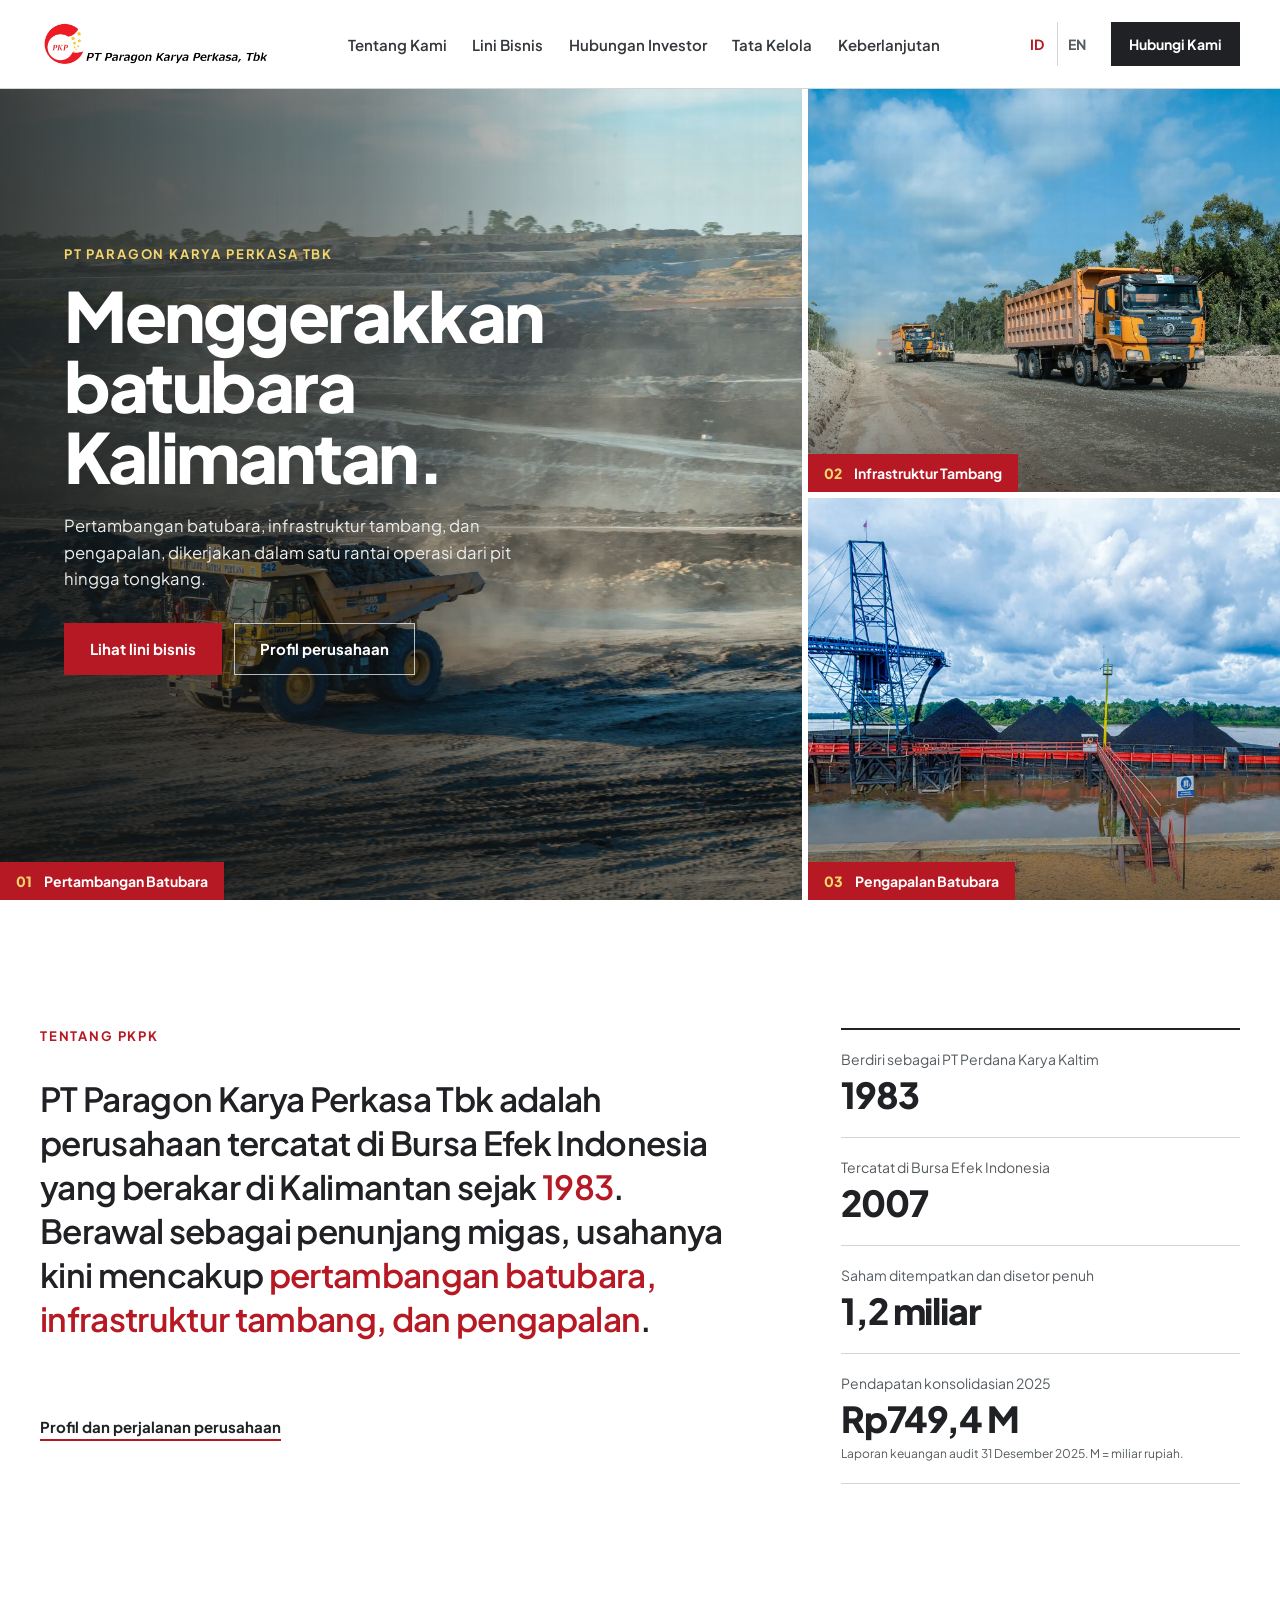
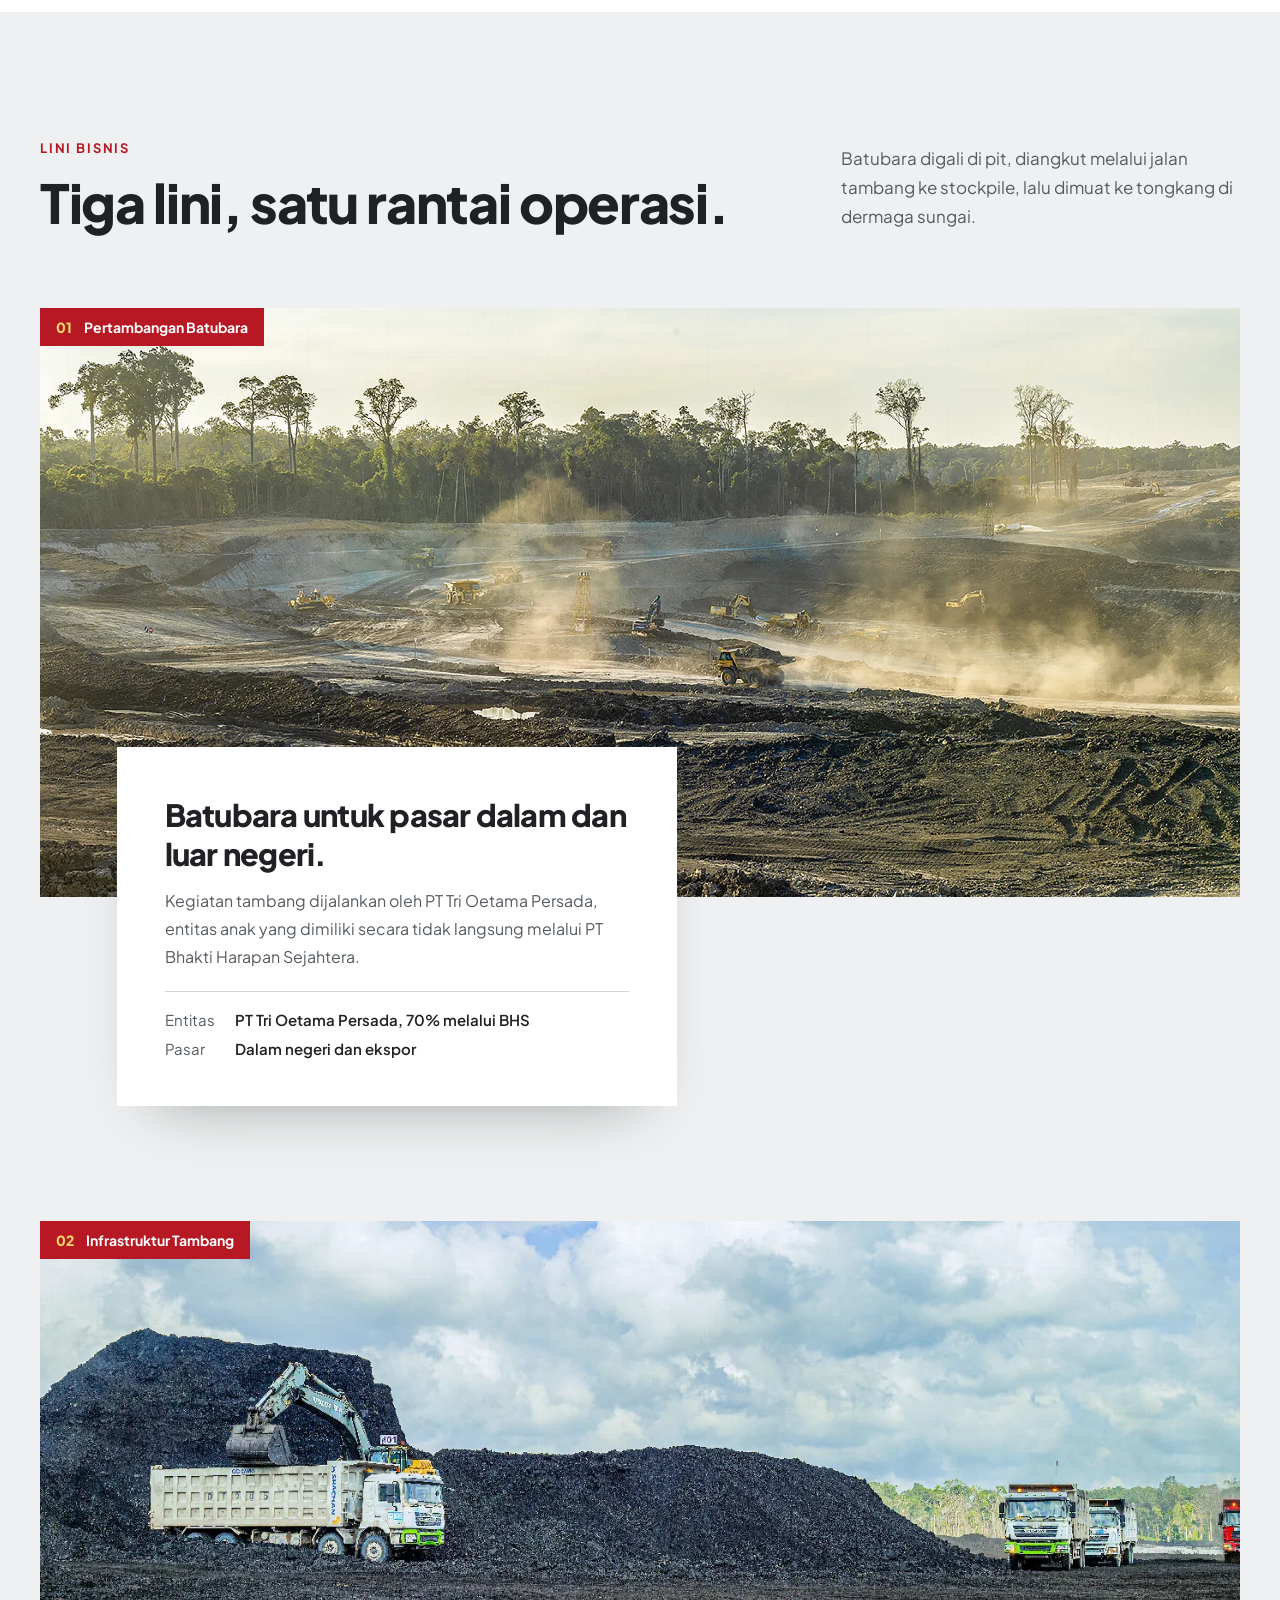
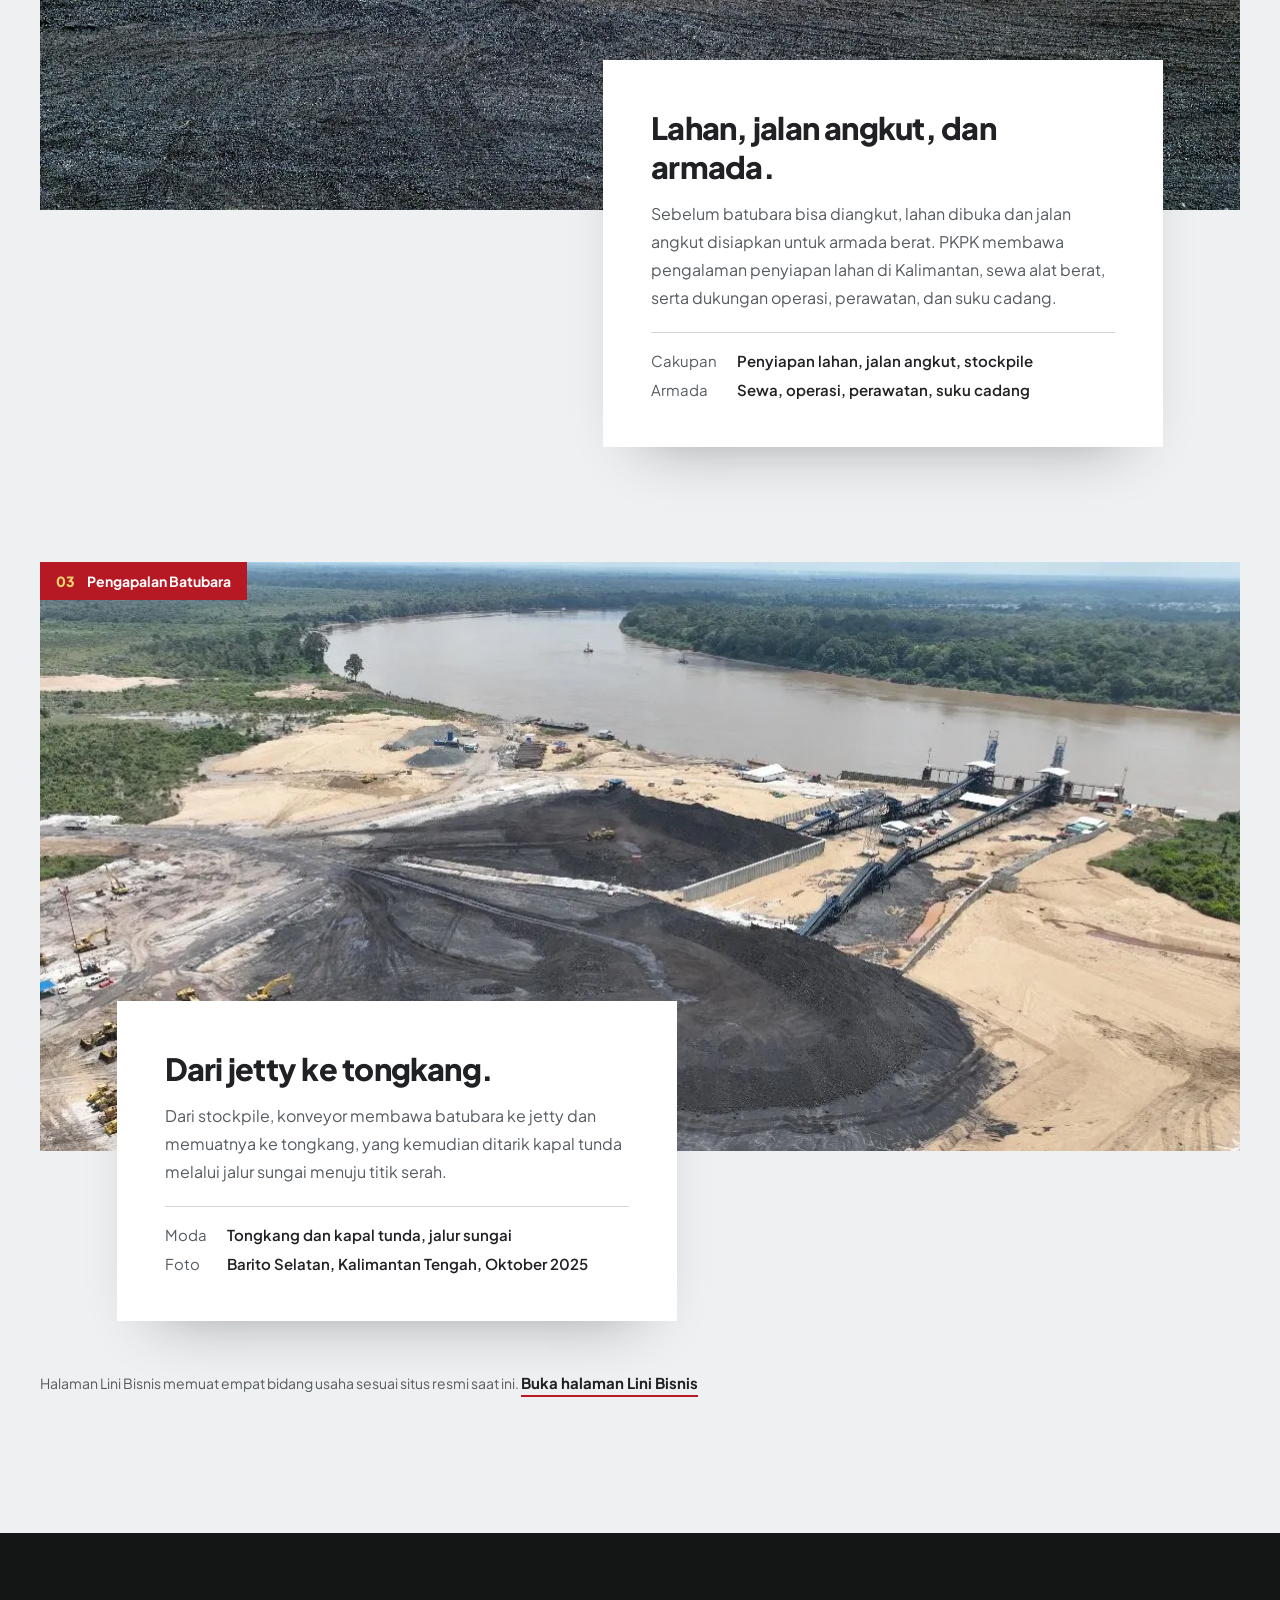
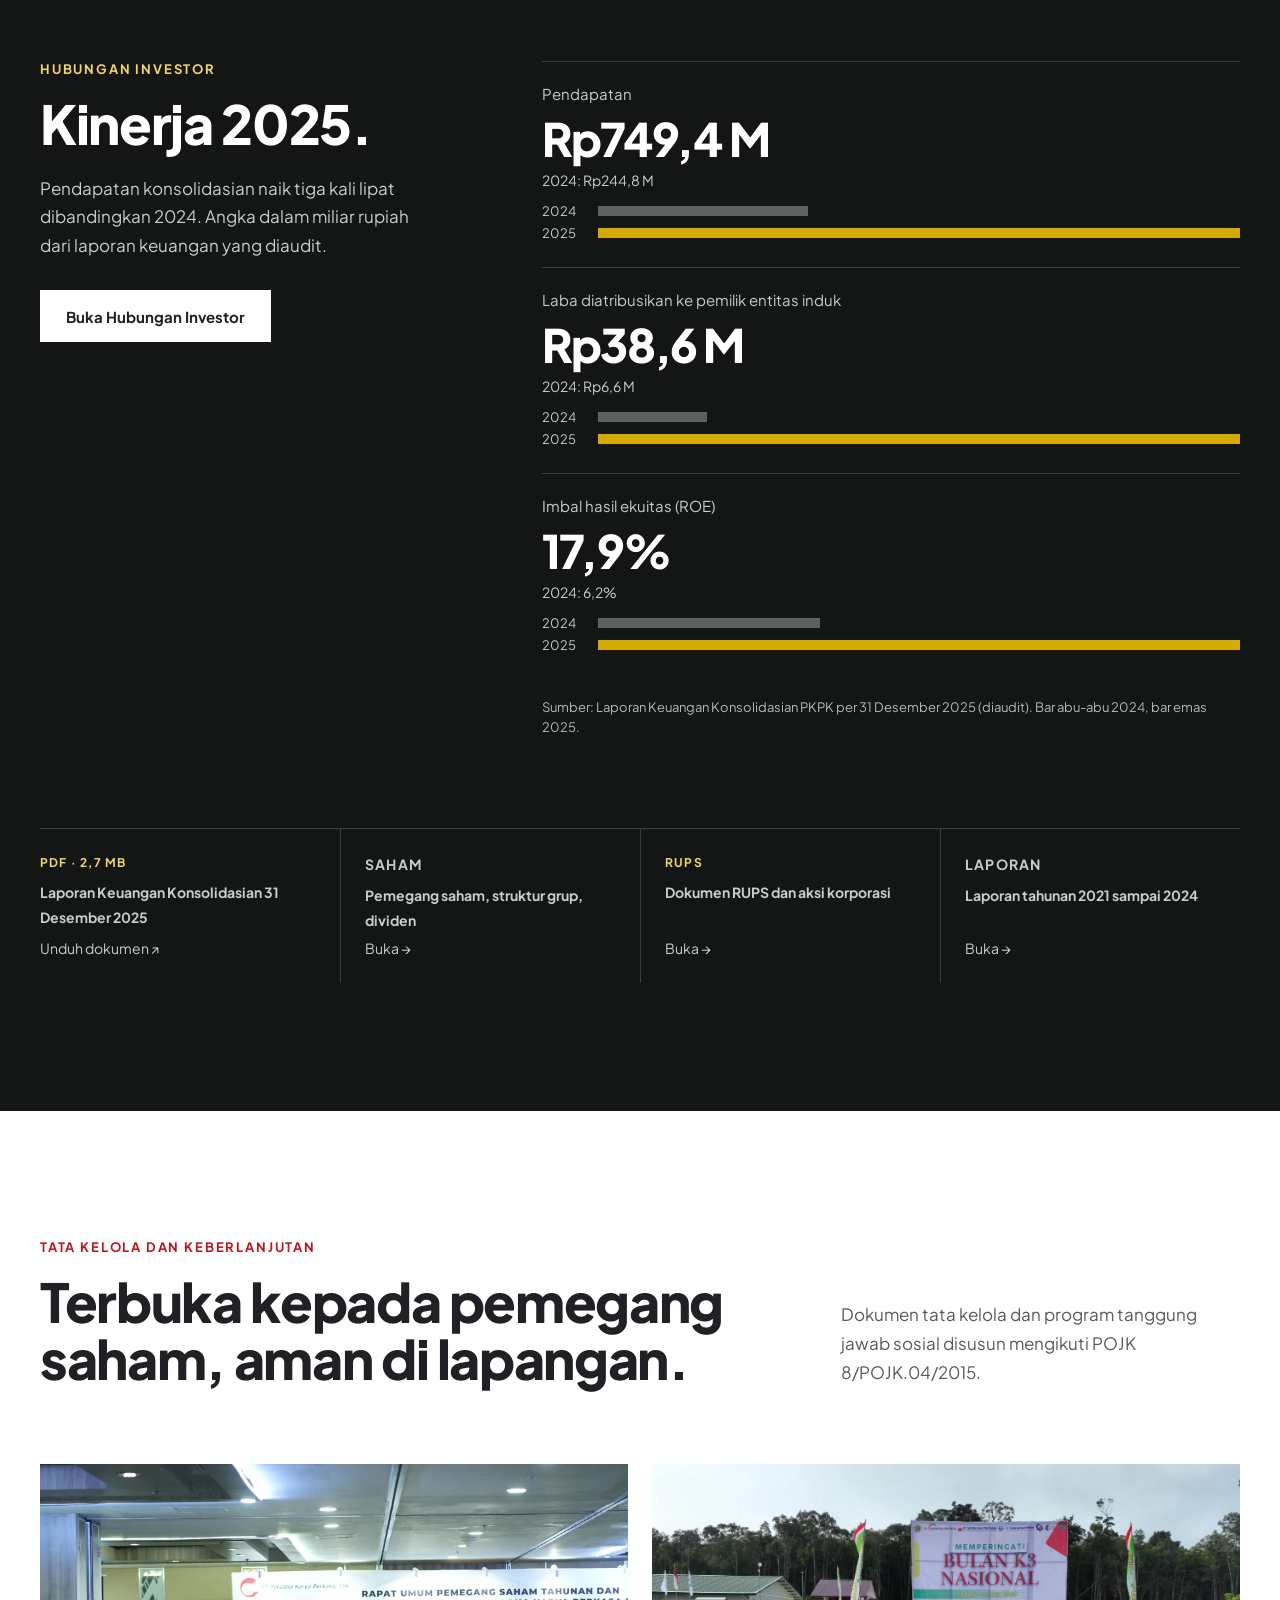
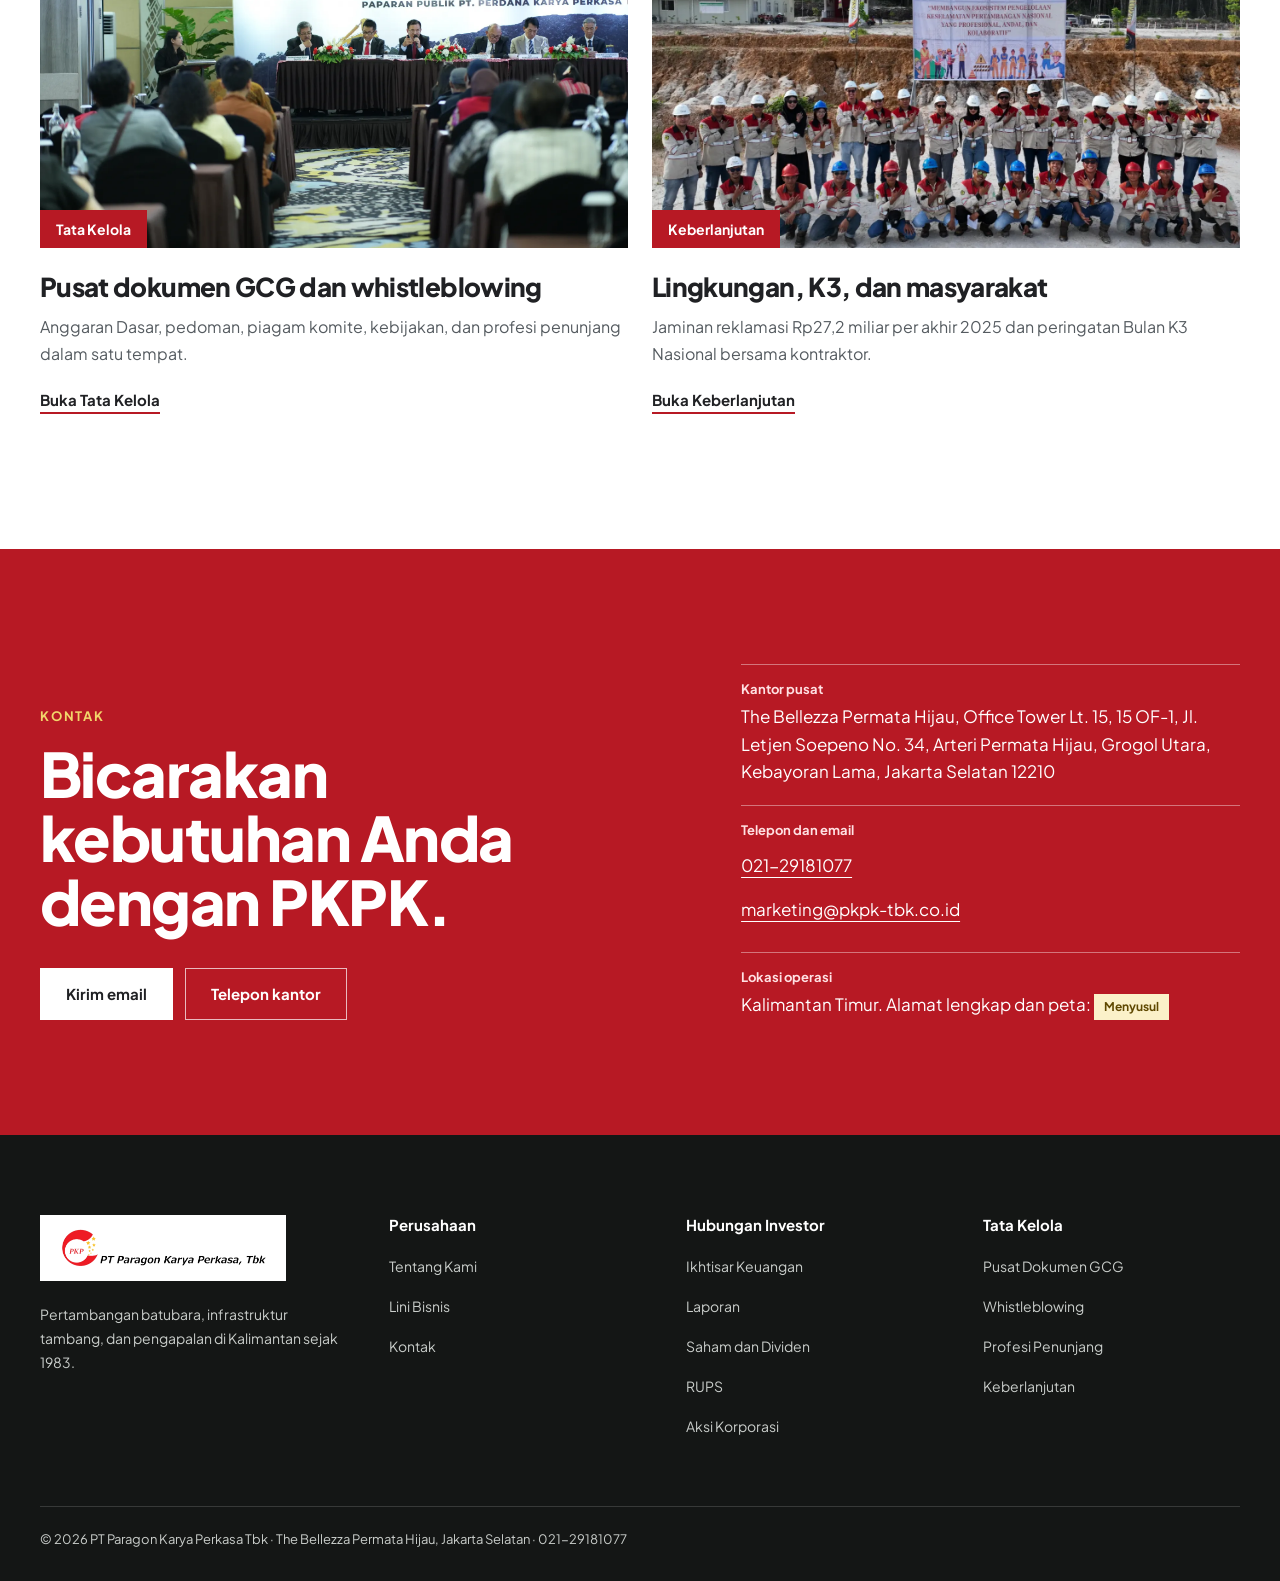
<file: index.html>
<!doctype html>
<html lang="id" data-title-id="PT Paragon Karya Perkasa Tbk | Pertambangan, Infrastruktur Tambang, Pengapalan Batubara" data-title-en="PT Paragon Karya Perkasa Tbk | Coal Mining, Mining Infrastructure, Coal Shipping">
<head>
  <meta charset="UTF-8" />
  <meta name="viewport" content="width=device-width, initial-scale=1" />
  <script>try{if(localStorage.getItem('pkpk-lang')==='en')document.documentElement.lang='en'}catch(e){}</script>
  <meta name="description" content="PT Paragon Karya Perkasa Tbk: pertambangan batubara, infrastruktur tambang, dan pengapalan batubara di Kalimantan sejak 1983." />
  <meta name="theme-color" content="#b71924" />
  <meta property="og:type" content="website" />
  <meta property="og:title" content="PT Paragon Karya Perkasa Tbk | PKPK" />
  <meta property="og:description" content="Pertambangan batubara, infrastruktur tambang, dan pengapalan. Coal mining, mining infrastructure, and shipping." />
  <meta property="og:image" content="assets/hero-mining.webp" />
  <title>PT Paragon Karya Perkasa Tbk | Pertambangan, Infrastruktur Tambang, Pengapalan Batubara</title>
  <link rel="icon" type="image/png" href="assets/pkpk-mark.png" />
  <link rel="preconnect" href="https://fonts.googleapis.com" />
  <link rel="preconnect" href="https://fonts.gstatic.com" crossorigin />
  <link href="https://fonts.googleapis.com/css2?family=Plus+Jakarta+Sans:wght@400;500;600;700;800&display=swap" rel="stylesheet" />
  <link rel="stylesheet" href="styles.css" />
  <script type="application/ld+json">{"@context":"https://schema.org","@type":"Organization","name":"PT Paragon Karya Perkasa Tbk","alternateName":"PKPK","url":"https://www.pkpk-tbk.co.id/","logo":"assets/pkpk-logo.png","foundingDate":"1983","tickerSymbol":"PKPK","telephone":"+62-21-29181077","email":"marketing@pkpk-tbk.co.id","address":{"@type":"PostalAddress","streetAddress":"The Bellezza Permata Hijau, Office Tower Lt. 15, 15 OF-1, Jl. Letjen Soepeno No. 34, Arteri Permata Hijau, Grogol Utara, Kebayoran Lama","addressLocality":"Jakarta Selatan","postalCode":"12210","addressCountry":"ID"}}</script>
</head>
<body id="top">
  <a class="skip-link" href="#main-content"><span lang="id">Langsung ke konten</span><span lang="en">Skip to content</span></a>
  <header class="site-header">
    <div class="shell site-header__inner">
      <a class="brand" href="index.html" aria-label="PT Paragon Karya Perkasa Tbk, ke beranda" data-label-id="PT Paragon Karya Perkasa Tbk, ke beranda" data-label-en="PT Paragon Karya Perkasa Tbk, go to the home page"><img src="assets/pkpk-logo.png" width="300" height="55" alt="" /></a>
      <button class="menu-toggle" type="button" aria-controls="site-menu" aria-expanded="false" data-menu-button><span class="menu-toggle__label">Menu</span><span class="menu-toggle__icon" aria-hidden="true"></span></button>
      <nav id="site-menu" class="site-nav" aria-label="Navigasi utama" data-label-id="Navigasi utama" data-label-en="Main navigation" data-menu>
        <a href="about.html" data-menu-link><span lang="id">Tentang Kami</span><span lang="en">About Us</span></a>
        <a href="business.html" data-menu-link><span lang="id">Lini Bisnis</span><span lang="en">Business</span></a>
        <a href="investor.html" data-menu-link><span lang="id">Hubungan Investor</span><span lang="en">Investor Relations</span></a>
        <a href="governance.html" data-menu-link><span lang="id">Tata Kelola</span><span lang="en">Governance</span></a>
        <a href="sustainability.html" data-menu-link><span lang="id">Keberlanjutan</span><span lang="en">Sustainability</span></a>
        <a class="site-nav__contact" href="#kontak" data-menu-link><span lang="id">Kontak</span><span lang="en">Contact</span></a>
      </nav>
      <div class="header-tools">
        <div class="lang-switch" role="group" aria-label="Bahasa / Language"><button type="button" data-lang-set="id" aria-pressed="true">ID</button><button type="button" data-lang-set="en" aria-pressed="false">EN</button></div>
        <a class="header-cta" href="#kontak"><span lang="id">Hubungi Kami</span><span lang="en">Contact Us</span></a>
      </div>
    </div>
  </header>

  <main id="main-content">
    <section class="hero" aria-labelledby="hero-title">
      <div class="tile tile--main">
        <img data-photo="mining" src="assets/hero-mining.webp" width="2000" height="1331" alt="Haul truck membawa material di tambang terbuka" data-alt-id="Haul truck membawa material di tambang terbuka" data-alt-en="Haul truck carrying material in an open-pit mine" fetchpriority="high" />
        <div class="hero__copy">
          <p class="kicker">PT Paragon Karya Perkasa Tbk</p>
          <h1 id="hero-title"><span lang="id">Menggerakkan batubara Kalimantan.</span><span lang="en">Moving Kalimantan's coal.</span></h1>
          <p class="hero__lead"><span lang="id">Pertambangan batubara, infrastruktur tambang, dan pengapalan, dikerjakan dalam satu rantai operasi dari pit hingga tongkang.</span><span lang="en">Coal mining, mining infrastructure, and shipping, run as one operating chain from the pit to the barge.</span></p>
          <div class="hero__actions"><a class="button" href="#lini-bisnis"><span lang="id">Lihat lini bisnis</span><span lang="en">See our business lines</span></a><a class="button button--ghost" href="about.html"><span lang="id">Profil perusahaan</span><span lang="en">Company profile</span></a></div>
        </div>
        <a href="#lini-mining"><span class="tab"><b>01</b><span lang="id">Pertambangan Batubara</span><span lang="en">Coal Mining</span></span></a>
      </div>
      <div class="tile">
        <img data-photo="infrastructure" src="assets/hero-infrastructure.webp" width="2000" height="1331" alt="Iring-iringan dump truck di jalan angkut tambang" data-alt-id="Iring-iringan dump truck di jalan angkut tambang" data-alt-en="Dump trucks travelling along a mine haul road" />
        <a href="#lini-infrastructure"><span class="tab"><b>02</b><span lang="id">Infrastruktur Tambang</span><span lang="en">Mining Infrastructure</span></span></a>
      </div>
      <div class="tile">
        <img data-photo="shipping" src="assets/hero-shipping.webp" width="2048" height="1266" alt="Konveyor memuat batubara ke tongkang di dermaga sungai" data-alt-id="Konveyor memuat batubara ke tongkang di dermaga sungai" data-alt-en="Conveyor loading coal onto a barge at a river jetty" />
        <a href="#lini-shipping"><span class="tab"><b>03</b><span lang="id">Pengapalan Batubara</span><span lang="en">Coal Shipping</span></span></a>
      </div>
    </section>

    <section class="section" aria-labelledby="about-title">
      <div class="shell statement">
        <div>
          <h2 id="about-title" class="kicker"><span lang="id">Tentang PKPK</span><span lang="en">About PKPK</span></h2>
          <p class="statement__text"><span lang="id">PT Paragon Karya Perkasa Tbk adalah perusahaan tercatat di Bursa Efek Indonesia yang berakar di Kalimantan sejak <em>1983</em>. Berawal sebagai penunjang migas, usahanya kini mencakup <em>pertambangan batubara, infrastruktur tambang, dan pengapalan</em>.</span><span lang="en">PT Paragon Karya Perkasa Tbk is a company listed on the Indonesia Stock Exchange with roots in Kalimantan since <em>1983</em>. It began in oil and gas support and today covers <em>coal mining, mining infrastructure, and shipping</em>.</span></p>
          <a class="text-link statement__more" href="about.html"><span lang="id">Profil dan perjalanan perusahaan</span><span lang="en">Company profile and journey</span></a>
        </div>
        <dl class="facts-col">
          <div><dt lang="id">Berdiri sebagai PT Perdana Karya Kaltim</dt><dt lang="en">Founded as PT Perdana Karya Kaltim</dt><dd>1983</dd></div>
          <div><dt lang="id">Tercatat di Bursa Efek Indonesia</dt><dt lang="en">Listed on the Indonesia Stock Exchange</dt><dd>2007</dd></div>
          <div><dt lang="id">Saham ditempatkan dan disetor penuh</dt><dt lang="en">Shares issued and fully paid</dt><dd><span lang="id">1,2 miliar</span><span lang="en">1.2 billion</span></dd></div>
          <div><dt lang="id">Pendapatan konsolidasian 2025</dt><dt lang="en">Consolidated revenue, 2025</dt><dd><span lang="id">Rp749,4 M</span><span lang="en">Rp749.4 bn</span></dd><small lang="id">Laporan keuangan audit 31 Desember 2025. M = miliar rupiah.</small><small lang="en">Audited financial statements, 31 December 2025.</small></div>
        </dl>
      </div>
    </section>

    <section id="lini-bisnis" class="section section--soft" aria-labelledby="lines-title">
      <div class="shell lines__head"><div><span class="kicker"><span lang="id">Lini bisnis</span><span lang="en">Business lines</span></span><h2 id="lines-title"><span lang="id">Tiga lini, satu rantai operasi.</span><span lang="en">Three lines, one operating chain.</span></h2></div><p><span lang="id">Batubara digali di pit, diangkut melalui jalan tambang ke stockpile, lalu dimuat ke tongkang di dermaga sungai.</span><span lang="en">Coal is dug at the pit, hauled along mine roads to the stockpile, then loaded onto barges at the river jetty.</span></p></div>
      <div class="shell">
        <article id="lini-mining" class="band" aria-labelledby="mining-title">
          <figure class="band__media"><img src="assets/hero-tambang.webp" width="1920" height="1277" alt="Area tambang terbuka dengan armada alat berat" data-alt-id="Area tambang terbuka dengan armada alat berat" data-alt-en="Open-pit mine with a heavy-equipment fleet" loading="lazy" /><span class="tab"><b>01</b><span lang="id">Pertambangan Batubara</span><span lang="en">Coal Mining</span></span></figure>
          <div class="band__card"><h3 id="mining-title"><span lang="id">Batubara untuk pasar dalam dan luar negeri.</span><span lang="en">Coal for domestic and overseas markets.</span></h3><p><span lang="id">Kegiatan tambang dijalankan oleh PT Tri Oetama Persada, entitas anak yang dimiliki secara tidak langsung melalui PT Bhakti Harapan Sejahtera.</span><span lang="en">Mining is carried out by PT Tri Oetama Persada, a subsidiary held indirectly through PT Bhakti Harapan Sejahtera.</span></p><dl><dt lang="id">Entitas</dt><dt lang="en">Entity</dt><dd><span lang="id">PT Tri Oetama Persada, 70% melalui BHS</span><span lang="en">PT Tri Oetama Persada, 70% through BHS</span></dd><dt lang="id">Pasar</dt><dt lang="en">Markets</dt><dd><span lang="id">Dalam negeri dan ekspor</span><span lang="en">Domestic and export</span></dd></dl></div>
        </article>
        <article id="lini-infrastructure" class="band" aria-labelledby="infrastructure-title">
          <figure class="band__media"><img src="assets/pemuatan-armada.webp" width="1400" height="931" alt="Armada truk dan ekskavator di area stockpile batubara" data-alt-id="Armada truk dan ekskavator di area stockpile batubara" data-alt-en="Truck fleet and excavator at a coal stockpile" loading="lazy" style="object-position:50% 70%" /><span class="tab"><b>02</b><span lang="id">Infrastruktur Tambang</span><span lang="en">Mining Infrastructure</span></span></figure>
          <div class="band__card"><h3 id="infrastructure-title"><span lang="id">Lahan, jalan angkut, dan armada.</span><span lang="en">Land, haul roads, and fleet.</span></h3><p><span lang="id">Sebelum batubara bisa diangkut, lahan dibuka dan jalan angkut disiapkan untuk armada berat. PKPK membawa pengalaman penyiapan lahan di Kalimantan, sewa alat berat, serta dukungan operasi, perawatan, dan suku cadang.</span><span lang="en">Before coal can move, land is cleared and haul roads are prepared for a heavy fleet. PKPK brings land-preparation experience in Kalimantan, heavy-equipment rental, and operating, maintenance, and spare-parts support.</span></p><dl><dt lang="id">Cakupan</dt><dt lang="en">Scope</dt><dd><span lang="id">Penyiapan lahan, jalan angkut, stockpile</span><span lang="en">Land preparation, haul roads, stockpiles</span></dd><dt lang="id">Armada</dt><dt lang="en">Fleet</dt><dd><span lang="id">Sewa, operasi, perawatan, suku cadang</span><span lang="en">Rental, operation, maintenance, spare parts</span></dd></dl></div>
        </article>
        <article id="lini-shipping" class="band" aria-labelledby="shipping-title">
          <figure class="band__media"><img src="assets/stockpile-jetty-udara.webp" width="1280" height="590" alt="Foto udara stockpile batubara, konveyor, dan jetty di tepi sungai" data-alt-id="Foto udara stockpile batubara, konveyor, dan jetty di tepi sungai" data-alt-en="Aerial view of a coal stockpile, conveyors, and a riverside jetty" loading="lazy" style="object-position:70% 40%" /><span class="tab"><b>03</b><span lang="id">Pengapalan Batubara</span><span lang="en">Coal Shipping</span></span></figure>
          <div class="band__card"><h3 id="shipping-title"><span lang="id">Dari jetty ke tongkang.</span><span lang="en">From jetty to barge.</span></h3><p><span lang="id">Dari stockpile, konveyor membawa batubara ke jetty dan memuatnya ke tongkang, yang kemudian ditarik kapal tunda melalui jalur sungai menuju titik serah.</span><span lang="en">From the stockpile, conveyors carry coal to the jetty and load it onto barges, which tugboats then tow along the river to the delivery point.</span></p><dl><dt lang="id">Moda</dt><dt lang="en">Mode</dt><dd><span lang="id">Tongkang dan kapal tunda, jalur sungai</span><span lang="en">Barge and tugboat, river route</span></dd><dt lang="id">Foto</dt><dt lang="en">Photo</dt><dd><span lang="id">Barito Selatan, Kalimantan Tengah, Oktober 2025</span><span lang="en">South Barito, Central Kalimantan, October 2025</span></dd></dl></div>
        </article>
        <p class="lines__note"><span lang="id">Halaman Lini Bisnis memuat empat bidang usaha sesuai situs resmi saat ini.</span><span lang="en">The Business page lists the four business areas on the current official website.</span> <a class="text-link" href="business.html"><span lang="id">Buka halaman Lini Bisnis</span><span lang="en">Open the Business page</span></a></p>
      </div>
    </section>

    <section id="investor" class="section perf" aria-labelledby="perf-title">
      <div class="shell">
        <div class="perf__grid">
          <div class="perf__intro"><span class="kicker"><span lang="id">Hubungan investor</span><span lang="en">Investor relations</span></span><h2 id="perf-title"><span lang="id">Kinerja 2025.</span><span lang="en">2025 performance.</span></h2><p><span lang="id">Pendapatan konsolidasian naik tiga kali lipat dibandingkan 2024. Angka dalam miliar rupiah dari laporan keuangan yang diaudit.</span><span lang="en">Consolidated revenue tripled against 2024. Figures in billions of rupiah from the audited financial statements.</span></p><a class="button button--light" href="investor.html"><span lang="id">Buka Hubungan Investor</span><span lang="en">Open Investor Relations</span></a></div>
          <div>
            <dl class="perf__stats">
              <div><dt><span lang="id">Pendapatan</span><span lang="en">Revenue</span></dt><dd><strong lang="id">Rp749,4 M</strong><strong lang="en">Rp749.4 bn</strong><small class="perf__prev" lang="id">2024: Rp244,8 M</small><small class="perf__prev" lang="en">2024: Rp244.8 bn</small><span class="perf__bars" aria-hidden="true"><span>2024 <i style="--w:32.7%"></i></span><span>2025 <i style="--w:100%"></i></span></span></dd></div>
              <div><dt><span lang="id">Laba diatribusikan ke pemilik entitas induk</span><span lang="en">Income attributable to owners of the parent</span></dt><dd><strong lang="id">Rp38,6 M</strong><strong lang="en">Rp38.6 bn</strong><small class="perf__prev" lang="id">2024: Rp6,6 M</small><small class="perf__prev" lang="en">2024: Rp6.6 bn</small><span class="perf__bars" aria-hidden="true"><span>2024 <i style="--w:17.1%"></i></span><span>2025 <i style="--w:100%"></i></span></span></dd></div>
              <div><dt><span lang="id">Imbal hasil ekuitas (ROE)</span><span lang="en">Return on equity (ROE)</span></dt><dd><strong lang="id">17,9%</strong><strong lang="en">17.9%</strong><small class="perf__prev" lang="id">2024: 6,2%</small><small class="perf__prev" lang="en">2024: 6.2%</small><span class="perf__bars" aria-hidden="true"><span>2024 <i style="--w:34.6%"></i></span><span>2025 <i style="--w:100%"></i></span></span></dd></div>
            </dl>
            <p class="perf__source"><span lang="id">Sumber: Laporan Keuangan Konsolidasian PKPK per 31 Desember 2025 (diaudit). Bar abu-abu 2024, bar emas 2025.</span><span lang="en">Source: PKPK audited consolidated financial statements as of 31 December 2025. Grey bar 2024, gold bar 2025.</span></p>
          </div>
        </div>
        <div class="destinations">
          <a href="assets/LK-Konsolidasian-31-Des-2025.pdf" target="_blank" rel="noopener noreferrer"><small>PDF · 2,7 MB</small><strong><span lang="id">Laporan Keuangan Konsolidasian 31 Desember 2025</span><span lang="en">Consolidated Financial Statements, 31 December 2025</span></strong><span><span lang="id">Unduh dokumen</span><span lang="en">Download</span> ↗</span></a>
          <a href="investor.html#shares"><small><span lang="id">Saham</span><span lang="en">Shares</span></small><strong><span lang="id">Pemegang saham, struktur grup, dividen</span><span lang="en">Shareholders, group structure, dividends</span></strong><span><span lang="id">Buka</span><span lang="en">Open</span> →</span></a>
          <a href="investor.html#gms"><small>RUPS</small><strong><span lang="id">Dokumen RUPS dan aksi korporasi</span><span lang="en">GMS documents and corporate actions</span></strong><span><span lang="id">Buka</span><span lang="en">Open</span> →</span></a>
          <a href="investor.html#reports"><small><span lang="id">Laporan</span><span lang="en">Reports</span></small><strong><span lang="id">Laporan tahunan 2021 sampai 2024</span><span lang="en">Annual reports 2021 to 2024</span></strong><span><span lang="id">Buka</span><span lang="en">Open</span> →</span></a>
        </div>
      </div>
    </section>

    <section class="section" aria-labelledby="responsibility-title">
      <div class="shell">
        <div class="lines__head"><div><span class="kicker"><span lang="id">Tata kelola dan keberlanjutan</span><span lang="en">Governance and sustainability</span></span><h2 id="responsibility-title"><span lang="id">Terbuka kepada pemegang saham, aman di lapangan.</span><span lang="en">Open with shareholders, safe in the field.</span></h2></div><p><span lang="id">Dokumen tata kelola dan program tanggung jawab sosial disusun mengikuti POJK 8/POJK.04/2015.</span><span lang="en">Governance documents and social responsibility programmes follow POJK 8/POJK.04/2015.</span></p></div>
        <div class="pair">
          <a href="governance.html"><figure><img src="assets/governance-meeting.webp" width="1800" height="1200" alt="Rapat Umum Pemegang Saham dan public expose PKPK" data-alt-id="Rapat Umum Pemegang Saham dan public expose PKPK" data-alt-en="PKPK General Meeting of Shareholders and public expose" loading="lazy" /><span class="tab"><span lang="id">Tata Kelola</span><span lang="en">Governance</span></span></figure><h3><span lang="id">Pusat dokumen GCG dan whistleblowing</span><span lang="en">GCG documents and whistleblowing</span></h3><p><span lang="id">Anggaran Dasar, pedoman, piagam komite, kebijakan, dan profesi penunjang dalam satu tempat.</span><span lang="en">Articles, manuals, committee charters, policies, and market professionals in one place.</span></p><span class="text-link"><span lang="id">Buka Tata Kelola</span><span lang="en">Open Governance</span></span></a>
          <a href="sustainability.html"><figure><img src="assets/k3-bulan-nasional.webp" width="1600" height="900" alt="Tim lapangan pada peringatan Bulan K3 Nasional 2026" data-alt-id="Tim lapangan pada peringatan Bulan K3 Nasional 2026" data-alt-en="Field team at the 2026 National OHS Month" loading="lazy" /><span class="tab"><span lang="id">Keberlanjutan</span><span lang="en">Sustainability</span></span></figure><h3><span lang="id">Lingkungan, K3, dan masyarakat</span><span lang="en">Environment, safety, and community</span></h3><p><span lang="id">Jaminan reklamasi Rp27,2 miliar per akhir 2025 dan peringatan Bulan K3 Nasional bersama kontraktor.</span><span lang="en">Rp27.2 billion in reclamation guarantees at the end of 2025 and National OHS Month with contractors.</span></p><span class="text-link"><span lang="id">Buka Keberlanjutan</span><span lang="en">Open Sustainability</span></span></a>
        </div>
      </div>
    </section>

    <section id="kontak" class="cta-band" aria-labelledby="contact-title">
      <div class="shell cta-band__grid">
        <div><span class="kicker"><span lang="id">Kontak</span><span lang="en">Contact</span></span><h2 id="contact-title"><span lang="id">Bicarakan kebutuhan Anda dengan PKPK.</span><span lang="en">Talk to PKPK about your needs.</span></h2><div class="cta-band__actions"><a class="button button--light" href="mailto:marketing@pkpk-tbk.co.id"><span lang="id">Kirim email</span><span lang="en">Send an email</span></a><a class="button button--ghost" href="tel:+622129181077"><span lang="id">Telepon kantor</span><span lang="en">Call the office</span></a></div></div>
        <address>
          <div><small lang="id">Kantor pusat</small><small lang="en">Head office</small><p>The Bellezza Permata Hijau, Office Tower Lt. 15, 15 OF-1, Jl. Letjen Soepeno No. 34, Arteri Permata Hijau, Grogol Utara, Kebayoran Lama, Jakarta Selatan 12210</p></div>
          <div><small lang="id">Telepon dan email</small><small lang="en">Phone and email</small><a href="tel:+622129181077">021-29181077</a><br /><a href="mailto:marketing@pkpk-tbk.co.id">marketing@pkpk-tbk.co.id</a></div>
          <div><small lang="id">Lokasi operasi</small><small lang="en">Operating site</small><p><span lang="id">Kalimantan Timur. Alamat lengkap dan peta:</span><span lang="en">East Kalimantan. Full address and map:</span> <span class="status"><span lang="id">Menyusul</span><span lang="en">To follow</span></span></p></div>
        </address>
      </div>
    </section>
  </main>

  <footer class="site-footer">
    <div class="shell site-footer__top">
      <div class="site-footer__about"><a class="footer-brand" href="index.html" aria-label="PT Paragon Karya Perkasa Tbk, ke beranda" data-label-id="PT Paragon Karya Perkasa Tbk, ke beranda" data-label-en="PT Paragon Karya Perkasa Tbk, go to the home page"><img src="assets/pkpk-logo.png" width="300" height="55" alt="" /></a><p><span lang="id">Pertambangan batubara, infrastruktur tambang, dan pengapalan di Kalimantan sejak 1983.</span><span lang="en">Coal mining, mining infrastructure, and shipping in Kalimantan since 1983.</span></p></div>
      <nav aria-label="Perusahaan" data-label-id="Perusahaan" data-label-en="Company"><strong><span lang="id">Perusahaan</span><span lang="en">Company</span></strong><a href="about.html"><span lang="id">Tentang Kami</span><span lang="en">About Us</span></a><a href="business.html"><span lang="id">Lini Bisnis</span><span lang="en">Business</span></a><a href="index.html#kontak"><span lang="id">Kontak</span><span lang="en">Contact</span></a></nav>
      <nav aria-label="Hubungan Investor" data-label-id="Hubungan Investor" data-label-en="Investor Relations"><strong><span lang="id">Hubungan Investor</span><span lang="en">Investor Relations</span></strong><a href="investor.html#financials"><span lang="id">Ikhtisar Keuangan</span><span lang="en">Financial Highlights</span></a><a href="investor.html#reports"><span lang="id">Laporan</span><span lang="en">Reports</span></a><a href="investor.html#shares"><span lang="id">Saham dan Dividen</span><span lang="en">Shares and Dividends</span></a><a href="investor.html#gms"><span lang="id">RUPS</span><span lang="en">GMS</span></a><a href="investor.html#disclosures"><span lang="id">Aksi Korporasi</span><span lang="en">Corporate Actions</span></a></nav>
      <nav aria-label="Tata Kelola dan Keberlanjutan" data-label-id="Tata Kelola dan Keberlanjutan" data-label-en="Governance and Sustainability"><strong><span lang="id">Tata Kelola</span><span lang="en">Governance</span></strong><a href="governance.html#documents"><span lang="id">Pusat Dokumen GCG</span><span lang="en">GCG Documents</span></a><a href="governance.html#whistleblowing">Whistleblowing</a><a href="governance.html#professionals"><span lang="id">Profesi Penunjang</span><span lang="en">Market Professionals</span></a><a href="sustainability.html"><span lang="id">Keberlanjutan</span><span lang="en">Sustainability</span></a></nav>
    </div>
    <div class="shell site-footer__base"><span>© 2026 PT Paragon Karya Perkasa Tbk · The Bellezza Permata Hijau, Jakarta Selatan · 021-29181077</span></div>
  </footer>
  <button class="scroll-up" type="button" aria-label="Kembali ke atas" data-label-id="Kembali ke atas" data-label-en="Back to top" data-scroll-up><span aria-hidden="true">↑</span></button>
  <script src="app.js" defer></script>
</body>
</html>
</file>
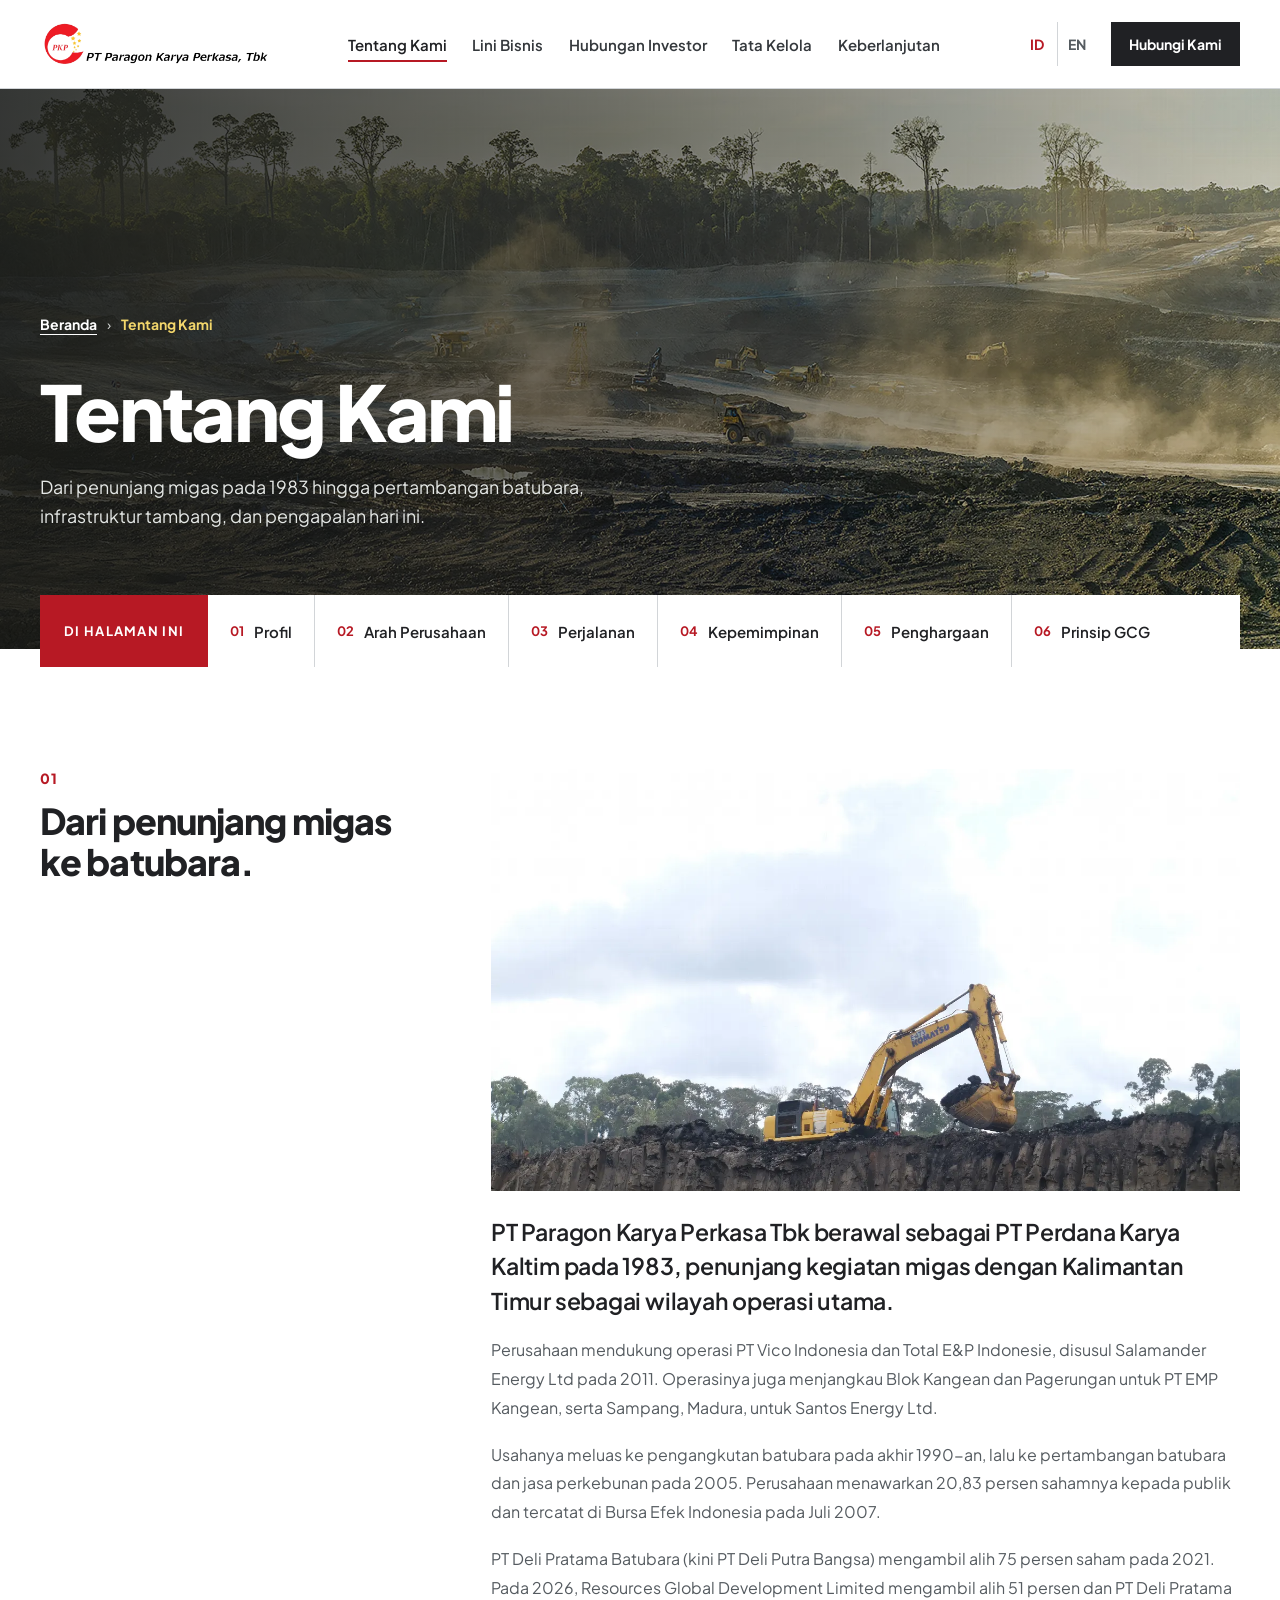
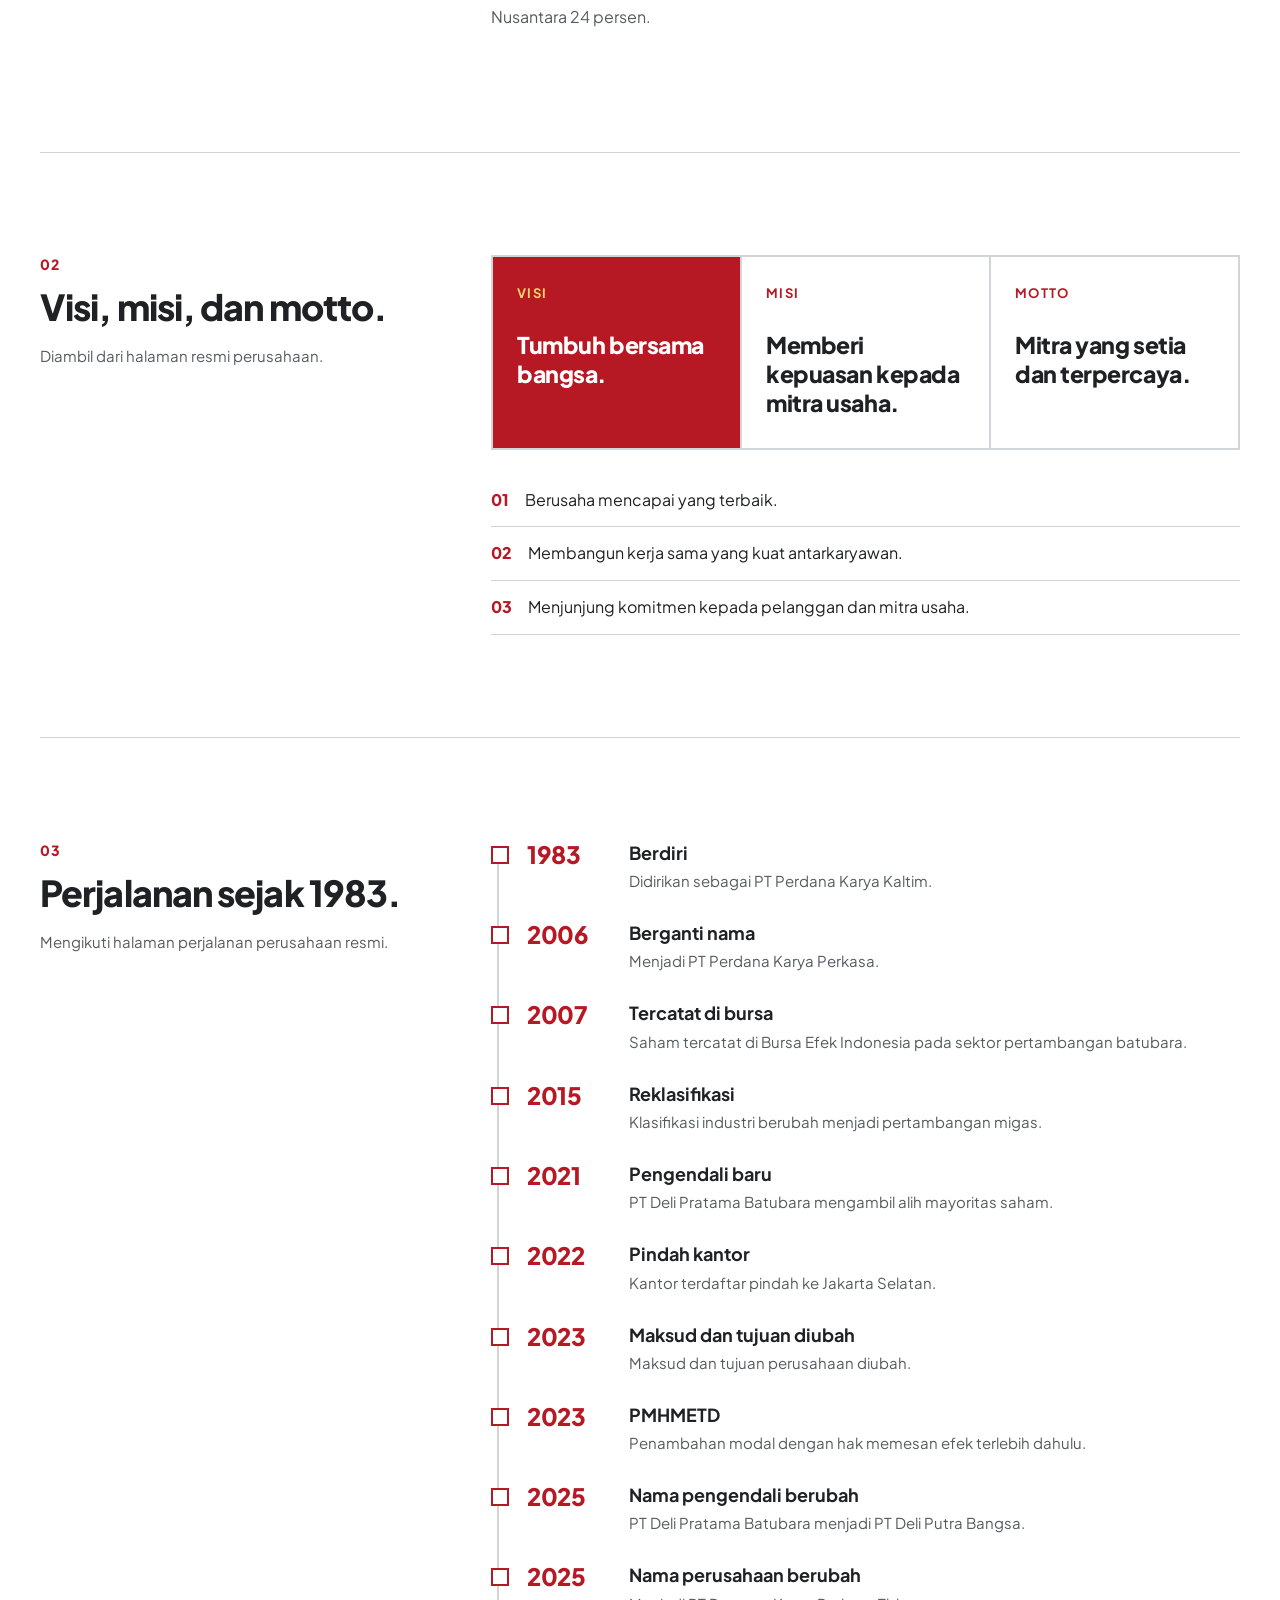
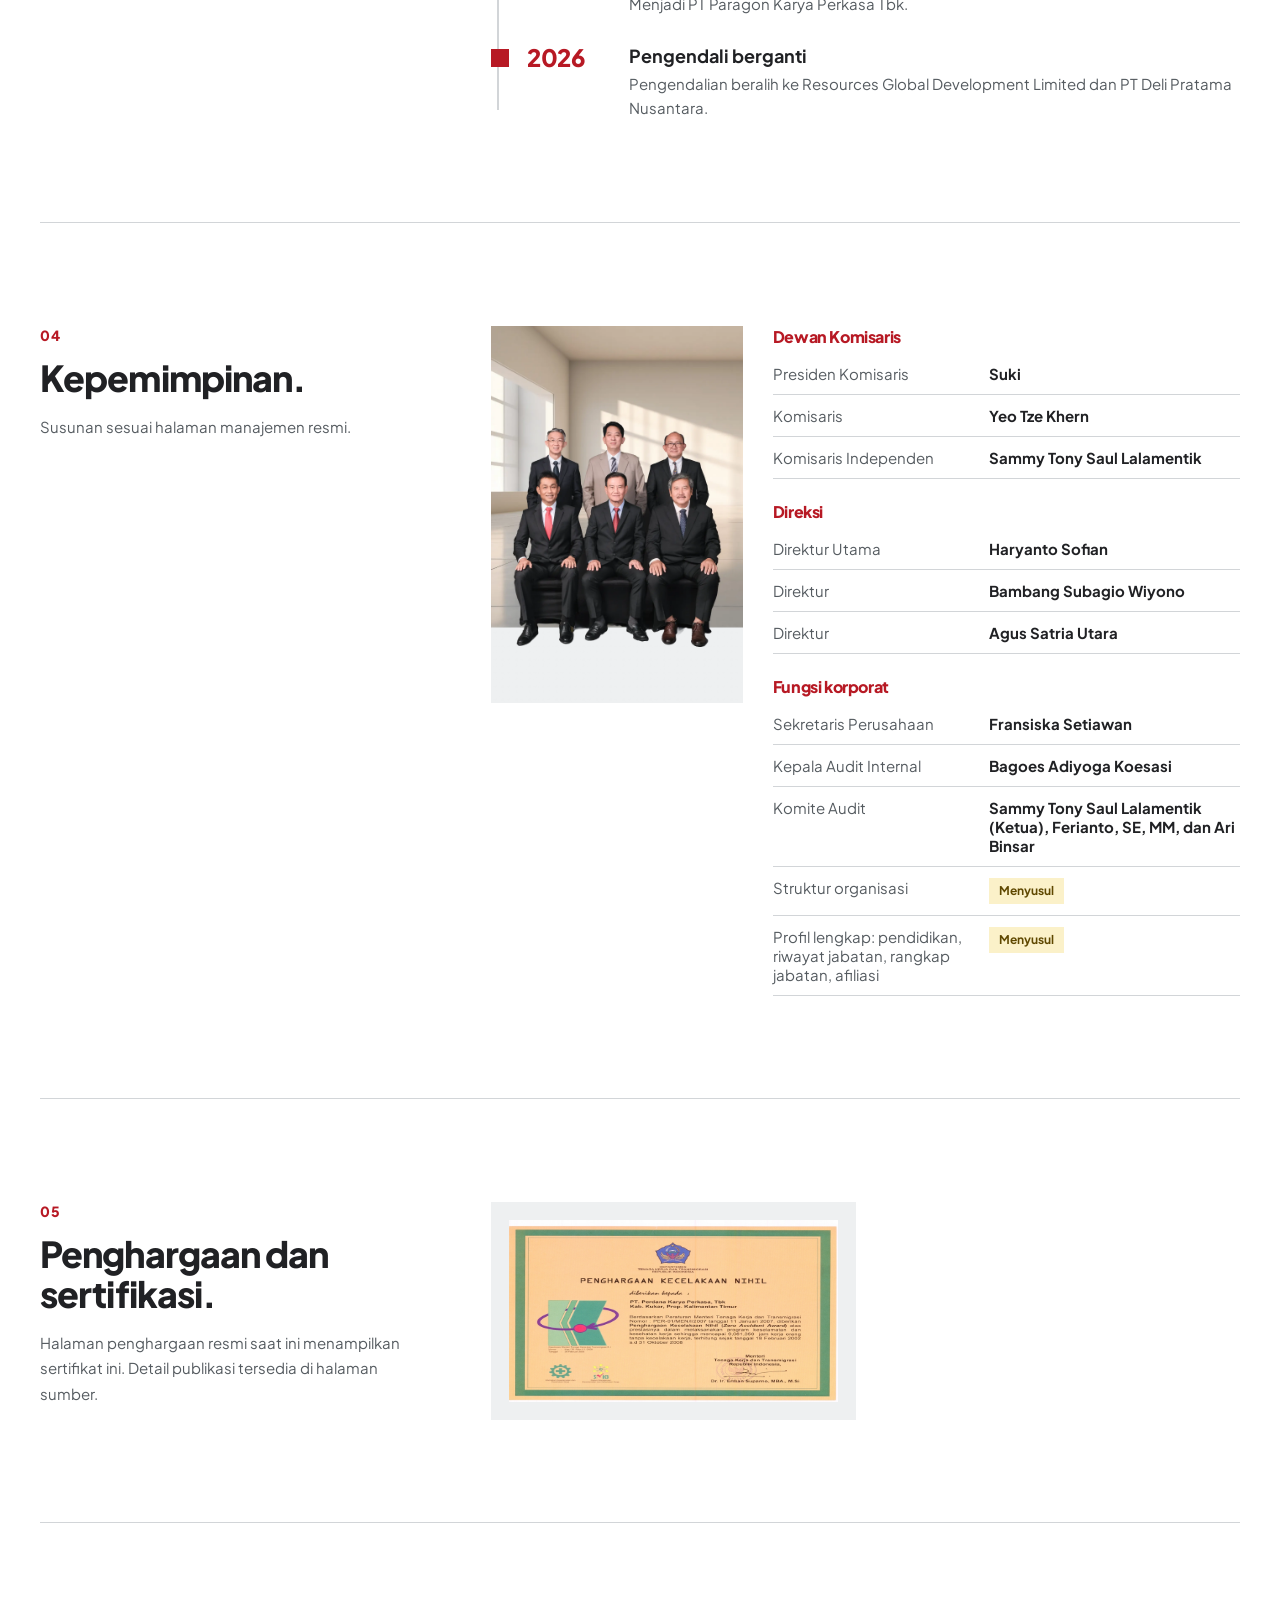
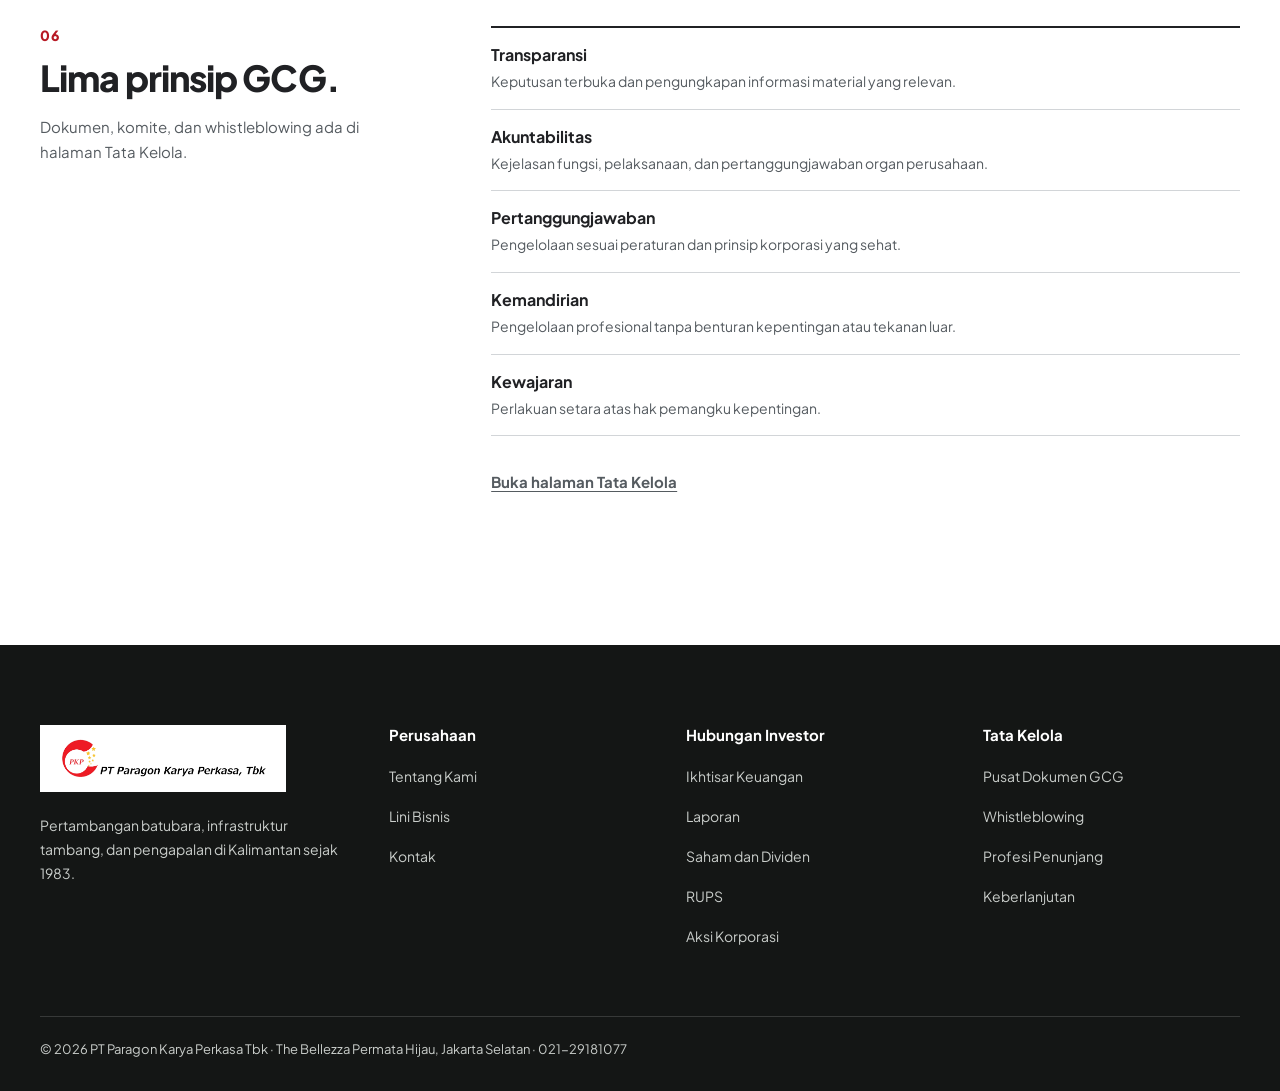
<file: about.html>
<!doctype html>
<html lang="id" data-title-id="Tentang Kami | PT Paragon Karya Perkasa Tbk" data-title-en="About Us | PT Paragon Karya Perkasa Tbk">
<head>
  <meta charset="UTF-8" />
  <meta name="viewport" content="width=device-width, initial-scale=1" />
  <script>try{if(localStorage.getItem('pkpk-lang')==='en')document.documentElement.lang='en'}catch(e){}</script>
  <meta name="description" content="Profil, visi dan misi, perjalanan, kepemimpinan, penghargaan, dan tata kelola PT Paragon Karya Perkasa Tbk." />
  <meta name="theme-color" content="#b71924" />
  <meta property="og:title" content="Tentang Kami | PKPK" />
  <meta property="og:image" content="assets/ekskavator-tambang.webp" />
  <title>Tentang Kami | PT Paragon Karya Perkasa Tbk</title>
  <link rel="icon" type="image/png" href="assets/pkpk-mark.png" />
  <link rel="preconnect" href="https://fonts.googleapis.com" />
  <link rel="preconnect" href="https://fonts.gstatic.com" crossorigin />
  <link href="https://fonts.googleapis.com/css2?family=Plus+Jakarta+Sans:wght@400;500;600;700;800&display=swap" rel="stylesheet" />
  <link rel="stylesheet" href="styles.css" />
</head>
<body id="top">
  <a class="skip-link" href="#main-content"><span lang="id">Langsung ke konten</span><span lang="en">Skip to content</span></a>
  <header class="site-header">
    <div class="shell site-header__inner">
      <a class="brand" href="index.html" aria-label="PT Paragon Karya Perkasa Tbk, ke beranda" data-label-id="PT Paragon Karya Perkasa Tbk, ke beranda" data-label-en="PT Paragon Karya Perkasa Tbk, go to the home page"><img src="assets/pkpk-logo.png" width="300" height="55" alt="" /></a>
      <button class="menu-toggle" type="button" aria-controls="site-menu" aria-expanded="false" data-menu-button><span class="menu-toggle__label">Menu</span><span class="menu-toggle__icon" aria-hidden="true"></span></button>
      <nav id="site-menu" class="site-nav" aria-label="Navigasi utama" data-label-id="Navigasi utama" data-label-en="Main navigation" data-menu>
        <a href="about.html" aria-current="page" data-menu-link><span lang="id">Tentang Kami</span><span lang="en">About Us</span></a>
        <a href="business.html" data-menu-link><span lang="id">Lini Bisnis</span><span lang="en">Business</span></a>
        <a href="investor.html" data-menu-link><span lang="id">Hubungan Investor</span><span lang="en">Investor Relations</span></a>
        <a href="governance.html" data-menu-link><span lang="id">Tata Kelola</span><span lang="en">Governance</span></a>
        <a href="sustainability.html" data-menu-link><span lang="id">Keberlanjutan</span><span lang="en">Sustainability</span></a>
        <a class="site-nav__contact" href="index.html#kontak" data-menu-link><span lang="id">Kontak</span><span lang="en">Contact</span></a>
      </nav>
      <div class="header-tools">
        <div class="lang-switch" role="group" aria-label="Bahasa / Language"><button type="button" data-lang-set="id" aria-pressed="true">ID</button><button type="button" data-lang-set="en" aria-pressed="false">EN</button></div>
        <a class="header-cta" href="index.html#kontak"><span lang="id">Hubungi Kami</span><span lang="en">Contact Us</span></a>
      </div>
    </div>
  </header>

  <main id="main-content">
    <header class="banner">
      <img src="assets/hero-tambang.webp" width="1920" height="1277" alt="" fetchpriority="high" style="object-position:50% 55%" />
      <div class="shell banner__inner">
        <nav class="crumbs" aria-label="Jejak halaman" data-label-id="Jejak halaman" data-label-en="Breadcrumb"><a href="index.html"><span lang="id">Beranda</span><span lang="en">Home</span></a><span aria-hidden="true">›</span><span aria-current="page"><span lang="id">Tentang Kami</span><span lang="en">About Us</span></span></nav>
        <h1><span lang="id">Tentang Kami</span><span lang="en">About Us</span></h1>
        <div class="banner__intro"><p><span lang="id">Dari penunjang migas pada 1983 hingga pertambangan batubara, infrastruktur tambang, dan pengapalan hari ini.</span><span lang="en">From oil and gas support in 1983 to coal mining, mining infrastructure, and shipping today.</span></p></div>
      </div>
    </header>
    <nav class="jump" aria-label="Di halaman ini" data-label-id="Di halaman ini" data-label-en="On this page">
      <div class="shell jump__inner"><span class="jump__label"><span lang="id">Di halaman ini</span><span lang="en">On this page</span></span><a href="#profile"><b>01</b><span lang="id">Profil</span><span lang="en">Profile</span></a><a href="#direction"><b>02</b><span lang="id">Arah Perusahaan</span><span lang="en">Direction</span></a><a href="#journey"><b>03</b><span lang="id">Perjalanan</span><span lang="en">Journey</span></a><a href="#leadership"><b>04</b><span lang="id">Kepemimpinan</span><span lang="en">Leadership</span></a><a href="#recognition"><b>05</b><span lang="id">Penghargaan</span><span lang="en">Recognition</span></a><a href="#governance"><b>06</b><span lang="id">Prinsip GCG</span><span lang="en">GCG Principles</span></a></div>
    </nav>

    <div class="shell page-body">

        <section id="profile" class="leg" aria-labelledby="profile-title">
          <header class="leg__head"><span class="leg__no">01</span><h2 id="profile-title"><span lang="id">Dari penunjang migas ke batubara.</span><span lang="en">From oil and gas support to coal.</span></h2></header>
          <figure class="wide-photo"><img src="assets/ekskavator-tambang.webp" width="1400" height="931" alt="Ekskavator bekerja di area tambang" data-alt-id="Ekskavator bekerja di area tambang" data-alt-en="Excavator working in the mining area" loading="lazy" /></figure>
          <div class="prose">
            <p class="lead"><span lang="id">PT Paragon Karya Perkasa Tbk berawal sebagai PT Perdana Karya Kaltim pada 1983, penunjang kegiatan migas dengan Kalimantan Timur sebagai wilayah operasi utama.</span><span lang="en">PT Paragon Karya Perkasa Tbk began as PT Perdana Karya Kaltim in 1983, supporting oil and gas operations with East Kalimantan as its principal operating area.</span></p>
            <p><span lang="id">Perusahaan mendukung operasi PT Vico Indonesia dan Total E&amp;P Indonesie, disusul Salamander Energy Ltd pada 2011. Operasinya juga menjangkau Blok Kangean dan Pagerungan untuk PT EMP Kangean, serta Sampang, Madura, untuk Santos Energy Ltd.</span><span lang="en">The company supported operations for PT Vico Indonesia and Total E&amp;P Indonesie, followed by Salamander Energy Ltd in 2011. It also operated in the Kangean and Pagerungan blocks for PT EMP Kangean and in Sampang, Madura, for Santos Energy Ltd.</span></p>
            <p><span lang="id">Usahanya meluas ke pengangkutan batubara pada akhir 1990-an, lalu ke pertambangan batubara dan jasa perkebunan pada 2005. Perusahaan menawarkan 20,83 persen sahamnya kepada publik dan tercatat di Bursa Efek Indonesia pada Juli 2007.</span><span lang="en">The business expanded into coal transportation in the late 1990s, then coal mining and plantation support in 2005. The company offered 20.83 percent of its shares to the public and listed on the Indonesia Stock Exchange in July 2007.</span></p>
            <p><span lang="id">PT Deli Pratama Batubara (kini PT Deli Putra Bangsa) mengambil alih 75 persen saham pada 2021. Pada 2026, Resources Global Development Limited mengambil alih 51 persen dan PT Deli Pratama Nusantara 24 persen.</span><span lang="en">PT Deli Pratama Batubara (now PT Deli Putra Bangsa) acquired 75 percent of the shares in 2021. In 2026, Resources Global Development Limited acquired 51 percent and PT Deli Pratama Nusantara 24 percent.</span></p>
            
          </div>
        </section>

        <section id="direction" class="leg" aria-labelledby="direction-title">
          <header class="leg__head"><span class="leg__no">02</span><h2 id="direction-title"><span lang="id">Visi, misi, dan motto.</span><span lang="en">Vision, mission, and motto.</span></h2><p><span lang="id">Diambil dari halaman resmi perusahaan.</span><span lang="en">Taken from the official company page.</span></p></header>
          <div class="signposts">
            <article class="signpost"><small lang="id">Visi</small><small lang="en">Vision</small><p><span lang="id">Tumbuh bersama bangsa.</span><span lang="en">To grow with the nation.</span></p></article>
            <article class="signpost"><small lang="id">Misi</small><small lang="en">Mission</small><p><span lang="id">Memberi kepuasan kepada mitra usaha.</span><span lang="en">To provide satisfaction to business partners.</span></p></article>
            <article class="signpost"><small>Motto</small><p><span lang="id">Mitra yang setia dan terpercaya.</span><span lang="en">A loyal and trusted partner.</span></p></article>
          </div>
          <ol class="philosophy" aria-label="Filosofi kerja" data-label-id="Filosofi kerja" data-label-en="Working philosophy">
            <li><span lang="id">Berusaha mencapai yang terbaik.</span><span lang="en">Strive to achieve the best.</span></li>
            <li><span lang="id">Membangun kerja sama yang kuat antarkaryawan.</span><span lang="en">Build strong cooperation among employees.</span></li>
            <li><span lang="id">Menjunjung komitmen kepada pelanggan dan mitra usaha.</span><span lang="en">Uphold commitments to customers and business partners.</span></li>
          </ol>
        </section>

        <section id="journey" class="leg" aria-labelledby="journey-title">
          <header class="leg__head"><span class="leg__no">03</span><h2 id="journey-title"><span lang="id">Perjalanan sejak 1983.</span><span lang="en">Our journey since 1983.</span></h2><p><span lang="id">Mengikuti halaman perjalanan perusahaan resmi.</span><span lang="en">Following the official company journey page.</span></p></header>
          <ol class="chain chain--years">
            <li><time>1983</time><strong><span lang="id">Berdiri</span><span lang="en">Established</span></strong><p><span lang="id">Didirikan sebagai PT Perdana Karya Kaltim.</span><span lang="en">Founded as PT Perdana Karya Kaltim.</span></p></li>
            <li><time>2006</time><strong><span lang="id">Berganti nama</span><span lang="en">Renamed</span></strong><p><span lang="id">Menjadi PT Perdana Karya Perkasa.</span><span lang="en">Became PT Perdana Karya Perkasa.</span></p></li>
            <li><time>2007</time><strong><span lang="id">Tercatat di bursa</span><span lang="en">Listed</span></strong><p><span lang="id">Saham tercatat di Bursa Efek Indonesia pada sektor pertambangan batubara.</span><span lang="en">Shares listed on the Indonesia Stock Exchange in the coal mining sector.</span></p></li>
            <li><time>2015</time><strong><span lang="id">Reklasifikasi</span><span lang="en">Reclassified</span></strong><p><span lang="id">Klasifikasi industri berubah menjadi pertambangan migas.</span><span lang="en">Industry classification changed to oil and gas mining.</span></p></li>
            <li><time>2021</time><strong><span lang="id">Pengendali baru</span><span lang="en">New controller</span></strong><p><span lang="id">PT Deli Pratama Batubara mengambil alih mayoritas saham.</span><span lang="en">PT Deli Pratama Batubara acquired a majority shareholding.</span></p></li>
            <li><time>2022</time><strong><span lang="id">Pindah kantor</span><span lang="en">Office moved</span></strong><p><span lang="id">Kantor terdaftar pindah ke Jakarta Selatan.</span><span lang="en">Registered office moved to South Jakarta.</span></p></li>
            <li><time>2023</time><strong><span lang="id">Maksud dan tujuan diubah</span><span lang="en">Purpose amended</span></strong><p><span lang="id">Maksud dan tujuan perusahaan diubah.</span><span lang="en">Corporate purposes and objectives were amended.</span></p></li>
            <li><time>2023</time><strong>PMHMETD</strong><p><span lang="id">Penambahan modal dengan hak memesan efek terlebih dahulu.</span><span lang="en">Capital increased with pre-emptive rights.</span></p></li>
            <li><time>2025</time><strong><span lang="id">Nama pengendali berubah</span><span lang="en">Controller renamed</span></strong><p><span lang="id">PT Deli Pratama Batubara menjadi PT Deli Putra Bangsa.</span><span lang="en">PT Deli Pratama Batubara became PT Deli Putra Bangsa.</span></p></li>
            <li><time>2025</time><strong><span lang="id">Nama perusahaan berubah</span><span lang="en">Company renamed</span></strong><p><span lang="id">Menjadi PT Paragon Karya Perkasa Tbk.</span><span lang="en">Became PT Paragon Karya Perkasa Tbk.</span></p></li>
            <li class="is-key"><time>2026</time><strong><span lang="id">Pengendali berganti</span><span lang="en">Control changed</span></strong><p><span lang="id">Pengendalian beralih ke Resources Global Development Limited dan PT Deli Pratama Nusantara.</span><span lang="en">Control passed to Resources Global Development Limited and PT Deli Pratama Nusantara.</span></p></li>
          </ol>
          
        </section>

        <section id="leadership" class="leg" aria-labelledby="leadership-title">
          <header class="leg__head"><span class="leg__no">04</span><h2 id="leadership-title"><span lang="id">Kepemimpinan.</span><span lang="en">Leadership.</span></h2><p><span lang="id">Susunan sesuai halaman manajemen resmi.</span><span lang="en">Composition as shown on the official management page.</span></p></header>
          <div class="people">
            <figure><img src="assets/leadership-team.webp" width="1200" height="1800" alt="Dewan Komisaris dan Direksi PKPK" data-alt-id="Dewan Komisaris dan Direksi PKPK" data-alt-en="PKPK Board of Commissioners and Board of Directors" loading="lazy" /></figure>
            <div class="people__groups">
              <div><h3><span lang="id">Dewan Komisaris</span><span lang="en">Board of Commissioners</span></h3><ul><li><span><span lang="id">Presiden Komisaris</span><span lang="en">President Commissioner</span></span><strong>Suki</strong></li><li><span><span lang="id">Komisaris</span><span lang="en">Commissioner</span></span><strong>Yeo Tze Khern</strong></li><li><span><span lang="id">Komisaris Independen</span><span lang="en">Independent Commissioner</span></span><strong>Sammy Tony Saul Lalamentik</strong></li></ul></div>
              <div><h3><span lang="id">Direksi</span><span lang="en">Board of Directors</span></h3><ul><li><span><span lang="id">Direktur Utama</span><span lang="en">President Director</span></span><strong>Haryanto Sofian</strong></li><li><span><span lang="id">Direktur</span><span lang="en">Director</span></span><strong>Bambang Subagio Wiyono</strong></li><li><span><span lang="id">Direktur</span><span lang="en">Director</span></span><strong>Agus Satria Utara</strong></li></ul></div>
              <div><h3><span lang="id">Fungsi korporat</span><span lang="en">Corporate functions</span></h3><ul><li><span><span lang="id">Sekretaris Perusahaan</span><span lang="en">Corporate Secretary</span></span><strong>Fransiska Setiawan</strong></li><li><span><span lang="id">Kepala Audit Internal</span><span lang="en">Head of Internal Audit</span></span><strong>Bagoes Adiyoga Koesasi</strong></li><li><span><span lang="id">Komite Audit</span><span lang="en">Audit Committee</span></span><strong><span lang="id">Sammy Tony Saul Lalamentik (Ketua), Ferianto, SE, MM, dan Ari Binsar</span><span lang="en">Sammy Tony Saul Lalamentik (Chair), Ferianto, SE, MM, and Ari Binsar</span></strong></li><li><span><span lang="id">Struktur organisasi</span><span lang="en">Organisation chart</span></span><strong><span class="status"><span lang="id">Menyusul</span><span lang="en">To follow</span></span></strong></li><li><span><span lang="id">Profil lengkap: pendidikan, riwayat jabatan, rangkap jabatan, afiliasi</span><span lang="en">Full profiles: education, career, concurrent positions, affiliations</span></span><strong><span class="status"><span lang="id">Menyusul</span><span lang="en">To follow</span></span></strong></li></ul></div>
              
            </div>
          </div>
        </section>

        <section id="recognition" class="leg" aria-labelledby="recognition-title">
          <header class="leg__head"><span class="leg__no">05</span><h2 id="recognition-title"><span lang="id">Penghargaan dan sertifikasi.</span><span lang="en">Awards and certification.</span></h2><p><span lang="id">Halaman penghargaan resmi saat ini menampilkan sertifikat ini. Detail publikasi tersedia di halaman sumber.</span><span lang="en">The official awards page currently displays this certificate. Publication details are on the source page.</span></p></header>
          <div class="two-col">
            <figure class="cert"><img src="assets/pkpk-award-certificate.jpg" width="900" height="500" alt="Sertifikat pada halaman penghargaan resmi PKPK" data-alt-id="Sertifikat pada halaman penghargaan resmi PKPK" data-alt-en="Certificate shown on the official PKPK awards page" loading="lazy" /></figure>
            
          </div>
        </section>

        <section id="governance" class="leg" aria-labelledby="governance-title">
          <header class="leg__head"><span class="leg__no">06</span><h2 id="governance-title"><span lang="id">Lima prinsip GCG.</span><span lang="en">Five GCG principles.</span></h2><p><span lang="id">Dokumen, komite, dan whistleblowing ada di halaman Tata Kelola.</span><span lang="en">Documents, committees, and whistleblowing are on the Governance page.</span></p></header>
          <ul class="checklist">
            <li><strong><span lang="id">Transparansi</span><span lang="en">Transparency</span></strong><p><span lang="id">Keputusan terbuka dan pengungkapan informasi material yang relevan.</span><span lang="en">Open decisions and disclosure of material, relevant information.</span></p></li>
            <li><strong><span lang="id">Akuntabilitas</span><span lang="en">Accountability</span></strong><p><span lang="id">Kejelasan fungsi, pelaksanaan, dan pertanggungjawaban organ perusahaan.</span><span lang="en">Clear functions, implementation, and responsibility of company organs.</span></p></li>
            <li><strong><span lang="id">Pertanggungjawaban</span><span lang="en">Responsibility</span></strong><p><span lang="id">Pengelolaan sesuai peraturan dan prinsip korporasi yang sehat.</span><span lang="en">Management aligned with law and sound corporate principles.</span></p></li>
            <li><strong><span lang="id">Kemandirian</span><span lang="en">Independence</span></strong><p><span lang="id">Pengelolaan profesional tanpa benturan kepentingan atau tekanan luar.</span><span lang="en">Professional management without conflicts of interest or external pressure.</span></p></li>
            <li><strong><span lang="id">Kewajaran</span><span lang="en">Fairness</span></strong><p><span lang="id">Perlakuan setara atas hak pemangku kepentingan.</span><span lang="en">Equal treatment of stakeholder rights.</span></p></li>
          </ul>
          <p class="source"><a class="text-link" href="governance.html"><span lang="id">Buka halaman Tata Kelola</span><span lang="en">Open the Governance page</span></a></p>
        </section>
    </div>
  </main>
  <footer class="site-footer">
    <div class="shell site-footer__top">
      <div class="site-footer__about"><a class="footer-brand" href="index.html" aria-label="PT Paragon Karya Perkasa Tbk, ke beranda" data-label-id="PT Paragon Karya Perkasa Tbk, ke beranda" data-label-en="PT Paragon Karya Perkasa Tbk, go to the home page"><img src="assets/pkpk-logo.png" width="300" height="55" alt="" /></a><p><span lang="id">Pertambangan batubara, infrastruktur tambang, dan pengapalan di Kalimantan sejak 1983.</span><span lang="en">Coal mining, mining infrastructure, and shipping in Kalimantan since 1983.</span></p></div>
      <nav aria-label="Perusahaan" data-label-id="Perusahaan" data-label-en="Company"><strong><span lang="id">Perusahaan</span><span lang="en">Company</span></strong><a href="about.html"><span lang="id">Tentang Kami</span><span lang="en">About Us</span></a><a href="business.html"><span lang="id">Lini Bisnis</span><span lang="en">Business</span></a><a href="index.html#kontak"><span lang="id">Kontak</span><span lang="en">Contact</span></a></nav>
      <nav aria-label="Hubungan Investor" data-label-id="Hubungan Investor" data-label-en="Investor Relations"><strong><span lang="id">Hubungan Investor</span><span lang="en">Investor Relations</span></strong><a href="investor.html#financials"><span lang="id">Ikhtisar Keuangan</span><span lang="en">Financial Highlights</span></a><a href="investor.html#reports"><span lang="id">Laporan</span><span lang="en">Reports</span></a><a href="investor.html#shares"><span lang="id">Saham dan Dividen</span><span lang="en">Shares and Dividends</span></a><a href="investor.html#gms"><span lang="id">RUPS</span><span lang="en">GMS</span></a><a href="investor.html#disclosures"><span lang="id">Aksi Korporasi</span><span lang="en">Corporate Actions</span></a></nav>
      <nav aria-label="Tata Kelola dan Keberlanjutan" data-label-id="Tata Kelola dan Keberlanjutan" data-label-en="Governance and Sustainability"><strong><span lang="id">Tata Kelola</span><span lang="en">Governance</span></strong><a href="governance.html#documents"><span lang="id">Pusat Dokumen GCG</span><span lang="en">GCG Documents</span></a><a href="governance.html#whistleblowing">Whistleblowing</a><a href="governance.html#professionals"><span lang="id">Profesi Penunjang</span><span lang="en">Market Professionals</span></a><a href="sustainability.html"><span lang="id">Keberlanjutan</span><span lang="en">Sustainability</span></a></nav>
    </div>
    <div class="shell site-footer__base"><span>© 2026 PT Paragon Karya Perkasa Tbk · The Bellezza Permata Hijau, Jakarta Selatan · 021-29181077</span></div>
  </footer>
  <button class="scroll-up" type="button" aria-label="Kembali ke atas" data-label-id="Kembali ke atas" data-label-en="Back to top" data-scroll-up><span aria-hidden="true">↑</span></button>
  <script src="app.js" defer></script>
</body>
</html>
</file>
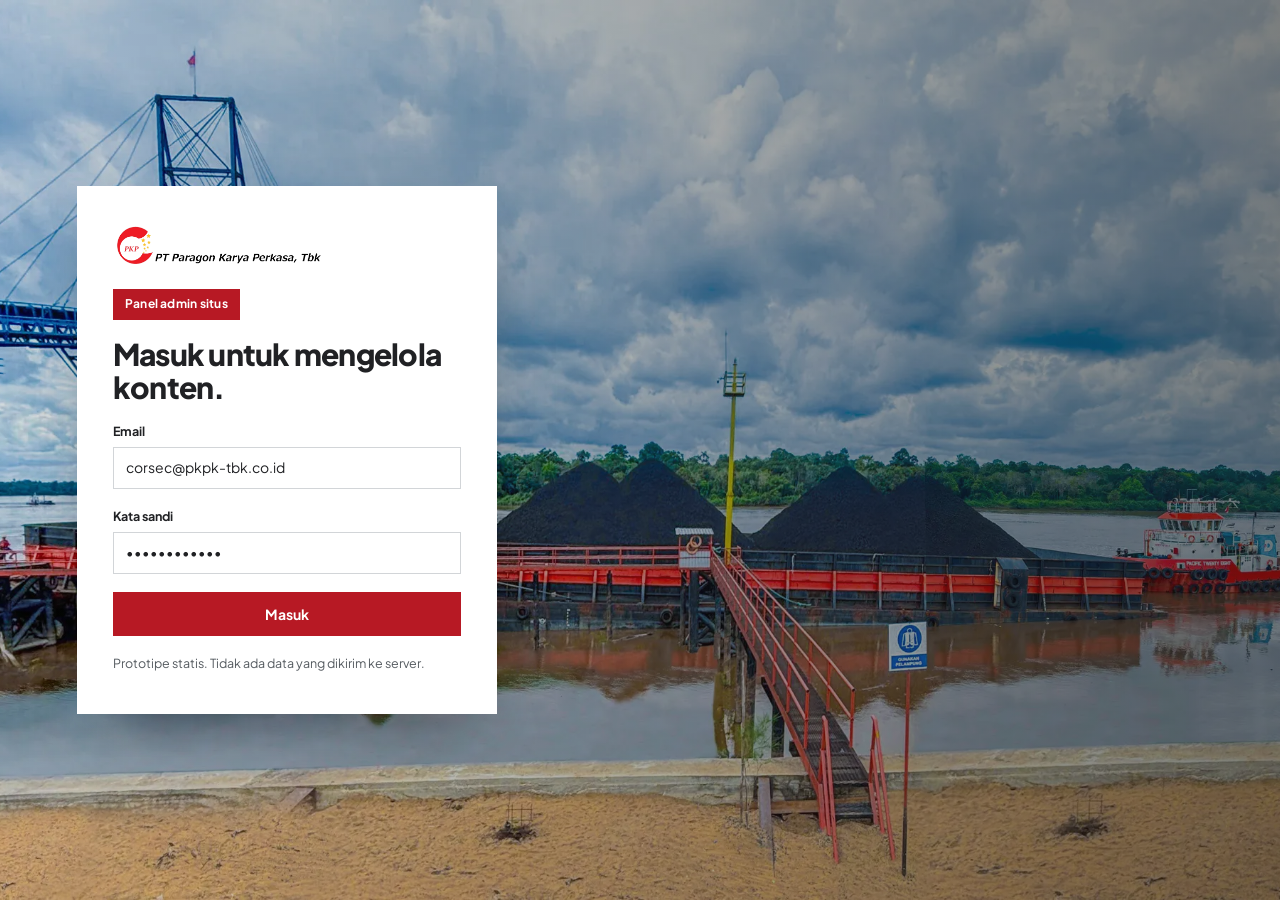
<file: admin.html>
<!doctype html>
<html lang="id">
<head>
<meta charset="UTF-8" />
<meta name="viewport" content="width=device-width, initial-scale=1" />
<meta name="robots" content="noindex, nofollow" />
<title>Admin Situs | PT Paragon Karya Perkasa Tbk</title>
<link rel="icon" type="image/png" href="assets/pkpk-mark.png" />
<link rel="preconnect" href="https://fonts.googleapis.com" />
<link rel="preconnect" href="https://fonts.gstatic.com" crossorigin />
<link href="https://fonts.googleapis.com/css2?family=Plus+Jakarta+Sans:wght@400;500;600;700;800&display=swap" rel="stylesheet" />
<link rel="stylesheet" href="admin.css" />
</head>
<body>

<!-- Login (dummy) -->
<section class="login" id="login" aria-labelledby="login-title">
  <form class="login__card" id="login-form">
    <img class="login__logo" src="assets/pkpk-logo.png" alt="PT Paragon Karya Perkasa Tbk" />
    <p class="kicker">Panel admin situs</p>
    <h1 id="login-title">Masuk untuk mengelola konten.</h1>
    <label class="field"><span>Email</span><input type="email" value="corsec@pkpk-tbk.co.id" autocomplete="username" required /></label>
    <label class="field"><span>Kata sandi</span><input type="password" value="contoh-sandi" autocomplete="current-password" required /></label>
    <button class="btn btn--primary btn--block" type="submit">Masuk</button>
    <p class="hint">Prototipe statis. Tidak ada data yang dikirim ke server.</p>
  </form>
</section>

<div class="app" id="app" hidden>
  <aside class="side" aria-label="Navigasi admin">
    <a class="side__brand" href="index.html" title="Lihat situs"><img src="assets/pkpk-logo.png" alt="PT Paragon Karya Perkasa Tbk" /></a>
    <nav class="side__nav">
      <a href="#dasbor" data-view="dasbor"><span>Dasbor</span></a>
      <p class="side__group">Konten POJK 8/2015</p>
      <a href="#dokumen" data-view="dokumen"><span>Pusat Dokumen</span><b>18</b></a>
      <a href="#keuangan" data-view="keuangan"><span>Ikhtisar Keuangan</span><b>3</b></a>
      <a href="#saham" data-view="saham"><span>Saham &amp; Dividen</span><b>4</b></a>
      <a href="#rups" data-view="rups"><span>RUPS</span><b>3</b></a>
      <a href="#manajemen" data-view="manajemen"><span>Manajemen</span><b>2</b></a>
      <a href="#keberlanjutan" data-view="keberlanjutan"><span>Keberlanjutan</span><b>9</b></a>
      <a href="#kontak" data-view="kontak"><span>Kontak &amp; Profesi</span><b>5</b></a>
      <p class="side__group">Masuk</p>
      <a href="#wbs" data-view="wbs"><span>Whistleblowing</span><b class="is-alert">2</b></a>
    </nav>
    <div class="side__user">
      <span class="avatar" aria-hidden="true">FS</span>
      <div><strong>Fransiska Setiawan</strong><small>Sekretaris Perusahaan</small></div>
    </div>
  </aside>

  <div class="main">
    <header class="topbar">
      <div>
        <p class="kicker" id="crumb">Dasbor</p>
        <p class="topbar__note">Data contoh untuk gambaran alur kerja. Angka keuangan sesuai situs draf.</p>
      </div>
      <div class="topbar__actions">
        <a class="btn btn--ghost" href="index.html" target="_blank" rel="noopener">Lihat situs</a>
        <button class="btn btn--ghost" type="button" id="logout">Keluar</button>
      </div>
    </header>

    <main id="views">

      <!-- DASBOR -->
      <section class="view" id="view-dasbor" aria-labelledby="h-dasbor">
        <div class="view__head">
          <div><p class="kicker">Ringkasan</p><h1 id="h-dasbor">Selamat datang, Fransiska.</h1></div>
          <p>Status kepatuhan situs terhadap POJK 8/POJK.04/2015 dan tenggat unggah berikutnya. Per 4 Oktober 2026.</p>
        </div>

        <div class="stats">
          <article class="stat"><small>Kepatuhan POJK 8</small><strong>61%</strong><span>27 dari 44 butir terpenuhi</span></article>
          <article class="stat"><small>Dokumen terbit</small><strong>14</strong><span>ID dan EN</span></article>
          <article class="stat stat--warn"><small>Menunggu unggah</small><strong>18</strong><span>Ditandai "Menyusul" di situs</span></article>
          <article class="stat stat--alert"><small>Laporan WBS baru</small><strong>2</strong><span>Belum diverifikasi</span></article>
        </div>

        <div class="grid-2">
          <article class="panel">
            <header class="panel__head"><h2>Kepatuhan per pasal</h2><a href="#dokumen" data-view="dokumen" class="link">Buka dokumen</a></header>
            <ul class="bars">
              <li><span>Pasal 2–5 · Ketentuan dasar</span><b>6/7</b><i style="--v:86%"></i></li>
              <li><span>Pasal 7 · Informasi umum</span><b>7/10</b><i style="--v:70%"></i></li>
              <li><span>Pasal 8 · Investor</span><b>8/11</b><i style="--v:73%"></i></li>
              <li><span>Pasal 9 · Tata kelola</span><b>4/12</b><i style="--v:33%"></i></li>
              <li><span>Pasal 10 · Tanggung jawab sosial</span><b>2/4</b><i style="--v:50%"></i></li>
            </ul>
          </article>

          <article class="panel">
            <header class="panel__head"><h2>Tenggat unggah</h2><span class="muted">30 hari ke depan</span></header>
            <ol class="deadlines">
              <li><time>12 Okt</time><div><strong>Posisi pemegang saham September 2026</strong><span>Saham &amp; Dividen · dari laporan BAE</span></div><span class="tag tag--warn">8 hari</span></li>
              <li><time>31 Okt</time><div><strong>Laporan keuangan kuartal III 2026</strong><span>Pusat Dokumen · ID dan EN</span></div><span class="tag">27 hari</span></li>
              <li><time>3 Nov</time><div><strong>Review konten kuartalan</strong><span>Profil risiko, kontak, profil manajemen</span></div><span class="tag">30 hari</span></li>
            </ol>
          </article>
        </div>

        <div class="grid-2">
          <article class="panel">
            <header class="panel__head"><h2>Butir yang masih "Menyusul"</h2><span class="muted">Prioritas dari gap analysis</span></header>
            <ul class="todo">
              <li><a href="#dokumen" data-view="dokumen">Anggaran Dasar setelah perubahan nama 2025</a><span>Pasal 7h</span></li>
              <li><a href="#saham" data-view="saham">Skema kepemilikan sampai pemilik manfaat akhir</a><span>Pasal 7d</span></li>
              <li><a href="#keuangan" data-view="keuangan">Ikhtisar FY2021–FY2023</a><span>Pasal 8c</span></li>
              <li><a href="#kontak" data-view="kontak">Akuntan Publik dan alamat BAE</a><span>Pasal 7g</span></li>
              <li><a href="#manajemen" data-view="manajemen">Anggota Komite Nominasi dan Remunerasi</a><span>Pasal 7f</span></li>
              <li><a href="#keberlanjutan" data-view="keberlanjutan">Biaya program CSR per aspek</a><span>Pasal 10</span></li>
            </ul>
          </article>

          <article class="panel">
            <header class="panel__head"><h2>Aktivitas terbaru</h2></header>
            <ol class="feed">
              <li><time>2 Okt 2026, 16.10</time><p><strong>Fransiska Setiawan</strong> menerbitkan <em>Laporan Keuangan Konsolidasian 31 Des 2025</em> (EN).</p></li>
              <li><time>30 Sep 2026, 09.42</time><p><strong>Sistem</strong> mencatat laporan WBS baru <em>WBS-2026-015</em>.</p></li>
              <li><time>25 Sep 2026, 14.05</time><p><strong>Admin TI</strong> memperbarui ikhtisar keuangan FY2025.</p></li>
              <li><time>18 Sep 2026, 11.20</time><p><strong>Fransiska Setiawan</strong> menyimpan draf <em>Keterbukaan Informasi Pengambilalihan 2026</em>.</p></li>
            </ol>
          </article>
        </div>
      </section>

      <!-- PUSAT DOKUMEN -->
      <section class="view" id="view-dokumen" aria-labelledby="h-dokumen" hidden>
        <div class="view__head">
          <div><p class="kicker">Pasal 7h, 8, 9</p><h1 id="h-dokumen">Pusat dokumen.</h1></div>
          <div class="view__actions"><button class="btn btn--primary" type="button" data-open="drawer-upload">Unggah dokumen</button></div>
        </div>

        <div class="filters" role="search">
          <label class="field field--inline"><span>Cari</span><input type="search" id="doc-q" placeholder="Judul dokumen" /></label>
          <label class="field field--inline"><span>Kategori</span>
            <select id="doc-cat"><option value="">Semua</option><option>Laporan</option><option>Prospektus</option><option>Tata Kelola</option><option>Keterbukaan Informasi</option><option>RUPS</option></select>
          </label>
          <label class="field field--inline"><span>Status</span>
            <select id="doc-status"><option value="">Semua</option><option>Terbit</option><option>Draf</option><option>Menunggu</option></select>
          </label>
        </div>

        <div class="table-wrap">
          <table class="table" id="doc-table">
            <thead><tr><th scope="col">Dokumen</th><th scope="col">Kategori</th><th scope="col">Tahun</th><th scope="col">Bahasa</th><th scope="col">Berlaku</th><th scope="col">Status</th><th scope="col"><span class="sr">Aksi</span></th></tr></thead>
            <tbody>
              <tr data-cat="Laporan" data-status="Terbit"><th scope="row">Laporan Keuangan Konsolidasian 31 Des 2025<small>pkpk-laporan-keuangan-2025-id.pdf · 2,7 MB</small></th><td>Laporan</td><td>2025</td><td><span class="lang on">ID</span><span class="lang on">EN</span></td><td>31 Mar 2026</td><td><span class="tag tag--ok">Terbit</span></td><td><button class="btn btn--sm" type="button" data-open="drawer-upload">Ubah</button></td></tr>
              <tr data-cat="Laporan" data-status="Terbit"><th scope="row">Laporan Tahunan 2024<small>pkpk-laporan-tahunan-2024-id.pdf</small></th><td>Laporan</td><td>2024</td><td><span class="lang on">ID</span><span class="lang on">EN</span></td><td>30 Apr 2025</td><td><span class="tag tag--ok">Terbit</span></td><td><button class="btn btn--sm" type="button" data-open="drawer-upload">Ubah</button></td></tr>
              <tr data-cat="Laporan" data-status="Terbit"><th scope="row">Laporan Tahunan 2023<small>pkpk-laporan-tahunan-2023-id.pdf</small></th><td>Laporan</td><td>2023</td><td><span class="lang on">ID</span><span class="lang">EN</span></td><td>30 Apr 2024</td><td><span class="tag tag--ok">Terbit</span></td><td><button class="btn btn--sm" type="button" data-open="drawer-upload">Ubah</button></td></tr>
              <tr data-cat="Laporan" data-status="Menunggu"><th scope="row">Laporan Tahunan 2025<small>Belum ada berkas</small></th><td>Laporan</td><td>2025</td><td><span class="lang">ID</span><span class="lang">EN</span></td><td>—</td><td><span class="tag tag--warn">Menunggu</span></td><td><button class="btn btn--sm" type="button" data-open="drawer-upload">Unggah</button></td></tr>
              <tr data-cat="Laporan" data-status="Menunggu"><th scope="row">Laporan Keuangan Tengah Tahunan 2026<small>Belum ada berkas</small></th><td>Laporan</td><td>2026</td><td><span class="lang">ID</span><span class="lang">EN</span></td><td>—</td><td><span class="tag tag--warn">Menunggu</span></td><td><button class="btn btn--sm" type="button" data-open="drawer-upload">Unggah</button></td></tr>
              <tr data-cat="Prospektus" data-status="Terbit"><th scope="row">Prospektus PMHMETD I (lengkap dan ringkas)<small>pkpk-prospektus-pmhmetd-i-2023-id.pdf</small></th><td>Prospektus</td><td>2023</td><td><span class="lang on">ID</span><span class="lang">EN</span></td><td>2023</td><td><span class="tag tag--ok">Terbit</span></td><td><button class="btn btn--sm" type="button" data-open="drawer-upload">Ubah</button></td></tr>
              <tr data-cat="Prospektus" data-status="Terbit"><th scope="row">Prospektus Penawaran Umum Perdana<small>pkpk-prospektus-ipo-2007-id.pdf</small></th><td>Prospektus</td><td>2007</td><td><span class="lang on">ID</span><span class="lang">EN</span></td><td>Jul 2007</td><td><span class="tag tag--ok">Terbit</span></td><td><button class="btn btn--sm" type="button" data-open="drawer-upload">Ubah</button></td></tr>
              <tr data-cat="Tata Kelola" data-status="Menunggu"><th scope="row">Anggaran Dasar<small>Versi setelah perubahan nama 2025</small></th><td>Tata Kelola</td><td>2025</td><td><span class="lang">ID</span><span class="lang">EN</span></td><td>—</td><td><span class="tag tag--warn">Menunggu</span></td><td><button class="btn btn--sm" type="button" data-open="drawer-upload">Unggah</button></td></tr>
              <tr data-cat="Tata Kelola" data-status="Menunggu"><th scope="row">Pedoman Kerja Direksi dan Dewan Komisaris<small>Board Manual</small></th><td>Tata Kelola</td><td>—</td><td><span class="lang">ID</span><span class="lang">EN</span></td><td>—</td><td><span class="tag tag--warn">Menunggu</span></td><td><button class="btn btn--sm" type="button" data-open="drawer-upload">Unggah</button></td></tr>
              <tr data-cat="Tata Kelola" data-status="Draf"><th scope="row">Piagam Unit Audit Internal<small>pkpk-piagam-audit-internal-2023-id.pdf</small></th><td>Tata Kelola</td><td>2023</td><td><span class="lang on">ID</span><span class="lang">EN</span></td><td>2023</td><td><span class="tag">Draf</span></td><td><button class="btn btn--sm" type="button" data-open="drawer-upload">Ubah</button></td></tr>
              <tr data-cat="Tata Kelola" data-status="Menunggu"><th scope="row">Piagam Komite Audit</th><td>Tata Kelola</td><td>—</td><td><span class="lang">ID</span><span class="lang">EN</span></td><td>—</td><td><span class="tag tag--warn">Menunggu</span></td><td><button class="btn btn--sm" type="button" data-open="drawer-upload">Unggah</button></td></tr>
              <tr data-cat="Tata Kelola" data-status="Menunggu"><th scope="row">Piagam Komite Nominasi dan Remunerasi</th><td>Tata Kelola</td><td>—</td><td><span class="lang">ID</span><span class="lang">EN</span></td><td>—</td><td><span class="tag tag--warn">Menunggu</span></td><td><button class="btn btn--sm" type="button" data-open="drawer-upload">Unggah</button></td></tr>
              <tr data-cat="Tata Kelola" data-status="Menunggu"><th scope="row">Kode Etik<small>Disahkan 2015</small></th><td>Tata Kelola</td><td>2015</td><td><span class="lang">ID</span><span class="lang">EN</span></td><td>—</td><td><span class="tag tag--warn">Menunggu</span></td><td><button class="btn btn--sm" type="button" data-open="drawer-upload">Unggah</button></td></tr>
              <tr data-cat="Tata Kelola" data-status="Menunggu"><th scope="row">Kebijakan Sistem Pelaporan Pelanggaran</th><td>Tata Kelola</td><td>—</td><td><span class="lang">ID</span><span class="lang">EN</span></td><td>—</td><td><span class="tag tag--warn">Menunggu</span></td><td><button class="btn btn--sm" type="button" data-open="drawer-upload">Unggah</button></td></tr>
              <tr data-cat="Keterbukaan Informasi" data-status="Draf"><th scope="row">Pengambilalihan Perseroan oleh Resources Global Development Limited<small>Keterbukaan informasi · aksi korporasi</small></th><td>Keterbukaan Informasi</td><td>2026</td><td><span class="lang on">ID</span><span class="lang">EN</span></td><td>—</td><td><span class="tag">Draf</span></td><td><button class="btn btn--sm" type="button" data-open="drawer-upload">Ubah</button></td></tr>
              <tr data-cat="Keterbukaan Informasi" data-status="Terbit"><th scope="row">Perubahan Nama Perseroan<small>PT Perdana Karya Perkasa Tbk menjadi PT Paragon Karya Perkasa Tbk</small></th><td>Keterbukaan Informasi</td><td>2025</td><td><span class="lang on">ID</span><span class="lang on">EN</span></td><td>2025</td><td><span class="tag tag--ok">Terbit</span></td><td><button class="btn btn--sm" type="button" data-open="drawer-upload">Ubah</button></td></tr>
              <tr data-cat="RUPS" data-status="Terbit"><th scope="row">Ringkasan Risalah RUPS Tahunan 2026</th><td>RUPS</td><td>2026</td><td><span class="lang on">ID</span><span class="lang on">EN</span></td><td>2026</td><td><span class="tag tag--ok">Terbit</span></td><td><button class="btn btn--sm" type="button" data-open="drawer-upload">Ubah</button></td></tr>
            </tbody>
          </table>
          <p class="empty" id="doc-empty" hidden>Tidak ada dokumen yang cocok dengan filter.</p>
        </div>
      </section>

      <!-- IKHTISAR KEUANGAN -->
      <section class="view" id="view-keuangan" aria-labelledby="h-keuangan" hidden>
        <div class="view__head">
          <div><p class="kicker">Pasal 8c angka 3</p><h1 id="h-keuangan">Ikhtisar keuangan lima tahun.</h1></div>
          <div class="view__actions"><button class="btn btn--ghost" type="button" data-toast="Berkas CSV dibuat (contoh).">Unduh CSV</button><button class="btn btn--ghost" type="button" data-toast="Draf disimpan.">Simpan draf</button><button class="btn btn--primary" type="button" data-toast="Ikhtisar keuangan diterbitkan ke situs.">Terbitkan</button></div>
        </div>
        <p class="note">Dalam miliar rupiah kecuali dinyatakan lain. Rasio dihitung otomatis dari pos di atasnya. Kolom kosong tampil "Menyusul" di situs.</p>
        <div class="table-wrap">
          <table class="table table--input">
            <thead><tr><th scope="col">Pos</th><th scope="col">FY2025</th><th scope="col">FY2024</th><th scope="col">FY2023</th><th scope="col">FY2022</th><th scope="col">FY2021</th></tr></thead>
            <tbody>
              <tr class="group"><th colspan="6" scope="colgroup">Laba rugi</th></tr>
              <tr><th scope="row">Pendapatan</th><td><input aria-label="Pendapatan FY2025" value="749,4" /></td><td><input aria-label="Pendapatan FY2024" value="244,8" /></td><td><input aria-label="Pendapatan FY2023" /></td><td><input aria-label="Pendapatan FY2022" /></td><td><input aria-label="Pendapatan FY2021" /></td></tr>
              <tr><th scope="row">Laba bruto</th><td><input aria-label="Laba bruto FY2025" value="216,3" /></td><td><input aria-label="Laba bruto FY2024" value="93,2" /></td><td><input aria-label="Laba bruto FY2023" /></td><td><input aria-label="Laba bruto FY2022" /></td><td><input aria-label="Laba bruto FY2021" /></td></tr>
              <tr><th scope="row">Laba tahun berjalan</th><td><input aria-label="Laba tahun berjalan FY2025" value="55,7" /></td><td><input aria-label="Laba tahun berjalan FY2024" value="15,9" /></td><td><input aria-label="Laba tahun berjalan FY2023" /></td><td><input aria-label="Laba tahun berjalan FY2022" /></td><td><input aria-label="Laba tahun berjalan FY2021" /></td></tr>
              <tr><th scope="row">Laba ke pemilik entitas induk</th><td><input aria-label="Laba ke pemilik entitas induk FY2025" value="38,6" /></td><td><input aria-label="Laba ke pemilik entitas induk FY2024" value="6,6" /></td><td><input aria-label="Laba ke pemilik entitas induk FY2023" /></td><td><input aria-label="Laba ke pemilik entitas induk FY2022" /></td><td><input aria-label="Laba ke pemilik entitas induk FY2021" /></td></tr>
              <tr><th scope="row">Total laba komprehensif</th><td><input aria-label="Total laba komprehensif FY2025" value="55,6" /></td><td><input aria-label="Total laba komprehensif FY2024" value="16,1" /></td><td><input aria-label="Total laba komprehensif FY2023" /></td><td><input aria-label="Total laba komprehensif FY2022" /></td><td><input aria-label="Total laba komprehensif FY2021" /></td></tr>
              <tr><th scope="row">Laba per saham (Rp penuh)</th><td><input aria-label="Laba per saham FY2025" value="32,16" /></td><td><input aria-label="Laba per saham FY2024" value="5,50" /></td><td><input aria-label="Laba per saham FY2023" /></td><td><input aria-label="Laba per saham FY2022" /></td><td><input aria-label="Laba per saham FY2021" /></td></tr>
              <tr class="group"><th colspan="6" scope="colgroup">Posisi keuangan</th></tr>
              <tr><th scope="row">Total aset</th><td><input aria-label="Total aset FY2025" value="627,9" /></td><td><input aria-label="Total aset FY2024" value="604,8" /></td><td><input aria-label="Total aset FY2023" /></td><td><input aria-label="Total aset FY2022" /></td><td><input aria-label="Total aset FY2021" /></td></tr>
              <tr><th scope="row">Total liabilitas</th><td><input aria-label="Total liabilitas FY2025" value="316,2" /></td><td><input aria-label="Total liabilitas FY2024" value="348,7" /></td><td><input aria-label="Total liabilitas FY2023" /></td><td><input aria-label="Total liabilitas FY2022" /></td><td><input aria-label="Total liabilitas FY2021" /></td></tr>
              <tr><th scope="row">Total ekuitas</th><td><input aria-label="Total ekuitas FY2025" value="311,7" /></td><td><input aria-label="Total ekuitas FY2024" value="256,2" /></td><td><input aria-label="Total ekuitas FY2023" /></td><td><input aria-label="Total ekuitas FY2022" /></td><td><input aria-label="Total ekuitas FY2021" /></td></tr>
              <tr class="group"><th colspan="6" scope="colgroup">Rasio (otomatis)</th></tr>
              <tr class="calc"><th scope="row">Marjin laba bruto</th><td>28,9%</td><td>38,1%</td><td>—</td><td>—</td><td>—</td></tr>
              <tr class="calc"><th scope="row">Marjin laba bersih</th><td>7,4%</td><td>6,5%</td><td>—</td><td>—</td><td>—</td></tr>
              <tr class="calc"><th scope="row">ROA</th><td>8,9%</td><td>2,6%</td><td>—</td><td>—</td><td>—</td></tr>
              <tr class="calc"><th scope="row">ROE</th><td>17,9%</td><td>6,2%</td><td>—</td><td>—</td><td>—</td></tr>
              <tr class="calc"><th scope="row">Rasio lancar</th><td>0,37x</td><td>0,50x</td><td>—</td><td>—</td><td>—</td></tr>
              <tr class="calc"><th scope="row">Liabilitas terhadap ekuitas</th><td>1,01x</td><td>1,36x</td><td>—</td><td>—</td><td>—</td></tr>
              <tr class="calc"><th scope="row">Liabilitas terhadap aset</th><td>0,50x</td><td>0,58x</td><td>—</td><td>—</td><td>—</td></tr>
            </tbody>
          </table>
        </div>
        <label class="field"><span>Catatan sumber (tampil di bawah tabel)</span><input value="Sumber: Laporan Keuangan Konsolidasian per 31 Desember 2025 dan 2024 (diaudit)." /></label>
      </section>

      <!-- SAHAM -->
      <section class="view" id="view-saham" aria-labelledby="h-saham" hidden>
        <div class="view__head">
          <div><p class="kicker">Pasal 7d, 8e, 8f, 8g</p><h1 id="h-saham">Saham, kepemilikan, dan dividen.</h1></div>
          <div class="view__actions"><button class="btn btn--primary" type="button" data-open="drawer-position">Tambah posisi bulanan</button></div>
        </div>

        <div class="grid-2">
          <article class="panel">
            <header class="panel__head"><h2>Data saham</h2></header>
            <div class="form-grid">
              <label class="field"><span>Saham ditempatkan dan disetor penuh</span><input value="1.200.000.000" /></label>
              <label class="field"><span>Modal dasar (saham)</span><input value="1.500.000.000" /></label>
              <label class="field"><span>Nilai nominal (Rp)</span><input value="200" /></label>
              <label class="field"><span>Biro Administrasi Efek</span><input value="PT Raya Saham Registra" /></label>
              <label class="field field--full"><span>Obligasi dan sukuk</span><input value="Laporan keuangan 2025 tidak mencatat obligasi atau sukuk beredar." /></label>
              <label class="field field--full"><span>Dividen (riwayat atau alasan tidak membagikan)</span><textarea rows="3" placeholder="Contoh: Perseroan belum membagikan dividen karena saldo laba masih defisit."></textarea></label>
            </div>
            <div class="panel__foot"><button class="btn btn--primary" type="button" data-toast="Data saham disimpan.">Simpan</button></div>
          </article>

          <article class="panel">
            <header class="panel__head"><h2>Posisi pemegang saham bulanan</h2><span class="muted">Dari laporan BAE</span></header>
            <ul class="rows">
              <li><div><strong>31 Desember 2025</strong><span>5 pemegang saham · total 1.200.000.000</span></div><span class="tag tag--ok">Terbit</span></li>
              <li><div><strong>31 Agustus 2026</strong><span>Setelah perubahan pengendali</span></div><span class="tag">Draf</span></li>
              <li><div><strong>30 September 2026</strong><span>Tenggat 12 Okt 2026</span></div><span class="tag tag--warn">Menunggu</span></li>
            </ul>
            <header class="panel__head panel__head--sub"><h2>Skema kepemilikan</h2></header>
            <div class="upload"><strong>Unggah diagram sampai pemilik manfaat akhir</strong><span>SVG atau PNG, maks. 5 MB. Diagram HTML dibuat otomatis dari tabel entitas.</span><button class="btn btn--sm" type="button" data-toast="Pilih berkas (contoh).">Pilih berkas</button></div>
          </article>
        </div>

        <article class="panel">
          <header class="panel__head"><h2>Riwayat aksi atas saham</h2><button class="btn btn--sm" type="button" data-toast="Baris baru ditambahkan (contoh).">Tambah</button></header>
          <div class="table-wrap">
            <table class="table">
              <thead><tr><th scope="col">Tanggal</th><th scope="col">Jenis</th><th scope="col">Keterangan</th><th scope="col">Saham setelahnya</th></tr></thead>
              <tbody>
                <tr><td>2023</td><td>PMHMETD I</td><td>Penambahan modal dengan HMETD</td><td>1.200.000.000</td></tr>
                <tr><td>Jul 2007</td><td>Penawaran umum perdana</td><td>20,83% saham ditawarkan ke publik</td><td>—</td></tr>
                <tr><td colspan="4" class="muted">Pemecahan, penggabungan, saham bonus, perubahan nominal: belum ada data.</td></tr>
              </tbody>
            </table>
          </div>
        </article>
      </section>

      <!-- RUPS -->
      <section class="view" id="view-rups" aria-labelledby="h-rups" hidden>
        <div class="view__head">
          <div><p class="kicker">Pasal 8d</p><h1 id="h-rups">Rapat Umum Pemegang Saham.</h1></div>
          <div class="view__actions"><button class="btn btn--primary" type="button" data-toast="RUPS baru dibuat (contoh).">Buat RUPS</button></div>
        </div>
        <p class="note">Satu kartu per rapat. Situs menampilkan dokumen sesuai urutan di bawah, dengan tautan eASY.KSEI.</p>
        <div class="grid-2">
          <article class="panel meeting">
            <header class="panel__head"><div><h2>RUPS Tahunan 2026</h2><span class="muted">Tanggal rapat: diisi Sekretaris Perusahaan</span></div><span class="tag tag--ok">Selesai</span></header>
            <ul class="checklist">
              <li class="done"><span>Pengumuman</span><small>ID · EN</small></li>
              <li class="done"><span>Pemanggilan</span><small>ID · EN</small></li>
              <li><span>Bahan mata acara</span><button class="btn btn--sm" type="button" data-open="drawer-upload">Unggah</button></li>
              <li><span>Riwayat hidup calon</span><button class="btn btn--sm" type="button" data-open="drawer-upload">Unggah</button></li>
              <li class="done"><span>Ringkasan risalah</span><small>ID · EN</small></li>
              <li><span>Tata tertib</span><button class="btn btn--sm" type="button" data-open="drawer-upload">Unggah</button></li>
            </ul>
          </article>
          <article class="panel meeting">
            <header class="panel__head"><div><h2>RUPS Luar Biasa 2025</h2><span class="muted">Mata acara: perubahan nama Perseroan</span></div><span class="tag tag--ok">Selesai</span></header>
            <ul class="checklist">
              <li class="done"><span>Pengumuman</span><small>ID · EN</small></li>
              <li class="done"><span>Pemanggilan</span><small>ID · EN</small></li>
              <li class="done"><span>Bahan mata acara</span><small>ID</small></li>
              <li class="na"><span>Riwayat hidup calon</span><small>Tidak ada mata acara pengangkatan</small></li>
              <li class="done"><span>Ringkasan risalah</span><small>ID · EN</small></li>
              <li class="done"><span>Tata tertib</span><small>ID</small></li>
            </ul>
          </article>
        </div>
        <article class="panel">
          <header class="panel__head"><h2>Arsip risalah yang perlu dilengkapi</h2></header>
          <ul class="rows">
            <li><div><strong>RUPS Tahunan 2022</strong><span>Ringkasan risalah belum ada di situs</span></div><button class="btn btn--sm" type="button" data-open="drawer-upload">Unggah</button></li>
            <li><div><strong>RUPS Tahunan 2021</strong><span>Ringkasan risalah belum ada di situs</span></div><button class="btn btn--sm" type="button" data-open="drawer-upload">Unggah</button></li>
          </ul>
        </article>
      </section>

      <!-- MANAJEMEN -->
      <section class="view" id="view-manajemen" aria-labelledby="h-manajemen" hidden>
        <div class="view__head">
          <div><p class="kicker">Pasal 7c, 7f</p><h1 id="h-manajemen">Profil manajemen.</h1></div>
          <div class="view__actions"><button class="btn btn--primary" type="button" data-open="drawer-person">Tambah profil</button></div>
        </div>
        <p class="note">Kolom kelengkapan mengikuti isi wajib profil: foto, pendidikan, riwayat jabatan termasuk rangkap jabatan, dan hubungan afiliasi.</p>
        <div class="table-wrap">
          <table class="table">
            <thead><tr><th scope="col">Nama</th><th scope="col">Jabatan</th><th scope="col">Foto</th><th scope="col">Pendidikan</th><th scope="col">Riwayat &amp; rangkap</th><th scope="col">Afiliasi</th><th scope="col"><span class="sr">Aksi</span></th></tr></thead>
            <tbody>
              <tr><th scope="row">Suki</th><td>Presiden Komisaris</td><td class="ok">Ada</td><td class="ok">Ada</td><td class="ok">Ada</td><td class="ok">Ada</td><td><button class="btn btn--sm" type="button" data-open="drawer-person">Ubah</button></td></tr>
              <tr><th scope="row">Yeo Tze Khern</th><td>Komisaris</td><td class="ok">Ada</td><td class="ok">Ada</td><td class="ok">Ada</td><td class="warn">Perlu konfirmasi</td><td><button class="btn btn--sm" type="button" data-open="drawer-person">Ubah</button></td></tr>
              <tr><th scope="row">Sammy Tony Saul Lalamentik</th><td>Komisaris Independen · Ketua Komite Audit</td><td class="ok">Ada</td><td class="ok">Ada</td><td class="ok">Ada</td><td class="ok">Ada</td><td><button class="btn btn--sm" type="button" data-open="drawer-person">Ubah</button></td></tr>
              <tr><th scope="row">Haryanto Sofian</th><td>Direktur Utama</td><td class="ok">Ada</td><td class="ok">Ada</td><td class="ok">Ada</td><td class="ok">Ada</td><td><button class="btn btn--sm" type="button" data-open="drawer-person">Ubah</button></td></tr>
              <tr><th scope="row">Bambang Subagio Wiyono</th><td>Direktur</td><td class="ok">Ada</td><td class="ok">Ada</td><td class="ok">Ada</td><td class="ok">Ada</td><td><button class="btn btn--sm" type="button" data-open="drawer-person">Ubah</button></td></tr>
              <tr><th scope="row">Agus Satria Utara</th><td>Direktur</td><td class="ok">Ada</td><td class="ok">Ada</td><td class="ok">Ada</td><td class="ok">Ada</td><td><button class="btn btn--sm" type="button" data-open="drawer-person">Ubah</button></td></tr>
              <tr><th scope="row">Fransiska Setiawan</th><td>Sekretaris Perusahaan</td><td class="ok">Ada</td><td class="warn">Kosong</td><td class="warn">Kosong</td><td class="ok">Ada</td><td><button class="btn btn--sm" type="button" data-open="drawer-person">Ubah</button></td></tr>
              <tr><th scope="row">Bagoes Adiyoga Koesasi</th><td>Kepala Audit Internal</td><td class="warn">Kosong</td><td class="warn">Kosong</td><td class="warn">Kosong</td><td class="ok">Ada</td><td><button class="btn btn--sm" type="button" data-open="drawer-person">Ubah</button></td></tr>
              <tr><th scope="row">Ferianto, SE, MM</th><td>Anggota Komite Audit</td><td class="ok">Ada</td><td class="ok">Ada</td><td class="ok">Ada</td><td class="ok">Ada</td><td><button class="btn btn--sm" type="button" data-open="drawer-person">Ubah</button></td></tr>
              <tr><th scope="row">Ari Binsar</th><td>Anggota Komite Audit</td><td class="ok">Ada</td><td class="ok">Ada</td><td class="ok">Ada</td><td class="ok">Ada</td><td><button class="btn btn--sm" type="button" data-open="drawer-person">Ubah</button></td></tr>
              <tr><th scope="row" class="muted">Belum diisi</th><td>Komite Nominasi dan Remunerasi</td><td class="warn">—</td><td class="warn">—</td><td class="warn">—</td><td class="warn">—</td><td><button class="btn btn--sm" type="button" data-open="drawer-person">Isi</button></td></tr>
            </tbody>
          </table>
        </div>
        <article class="panel">
          <header class="panel__head"><h2>Struktur organisasi</h2><span class="tag tag--warn">Menunggu</span></header>
          <div class="upload"><strong>Unggah bagan organisasi</strong><span>Situs menampilkannya sebagai diagram berlabel, bukan gambar tanpa judul.</span><button class="btn btn--sm" type="button" data-toast="Pilih berkas (contoh).">Pilih berkas</button></div>
        </article>
      </section>

      <!-- KEBERLANJUTAN -->
      <section class="view" id="view-keberlanjutan" aria-labelledby="h-keberlanjutan" hidden>
        <div class="view__head">
          <div><p class="kicker">Pasal 10</p><h1 id="h-keberlanjutan">Tanggung jawab sosial perusahaan.</h1></div>
          <div class="view__actions"><button class="btn btn--primary" type="button" data-toast="Konten keberlanjutan disimpan.">Simpan semua</button></div>
        </div>
        <p class="note">Setiap aspek wajib memuat kebijakan, jenis program, dan biaya yang dikeluarkan. Isi dari Laporan Tahunan atau Laporan Keberlanjutan.</p>
        <div class="aspects">
          <article class="panel aspect">
            <header class="panel__head"><h2><span class="num">01</span>Lingkungan hidup</h2><span class="tag tag--warn">2 kosong</span></header>
            <label class="field"><span>Kebijakan</span><textarea rows="3" placeholder="Kebijakan lingkungan Perseroan"></textarea></label>
            <label class="field"><span>Program</span><textarea rows="3">Reklamasi dan pascatambang; pengelolaan limbah dan air tambang.</textarea></label>
            <div class="form-grid"><label class="field"><span>Biaya 2025 (Rp miliar)</span><input placeholder="0,0" /></label><label class="field"><span>Jaminan reklamasi (Rp miliar)</span><input value="27,2" /></label></div>
          </article>
          <article class="panel aspect">
            <header class="panel__head"><h2><span class="num">02</span>K3 dan ketenagakerjaan</h2><span class="tag tag--warn">3 kosong</span></header>
            <label class="field"><span>Kebijakan K3</span><textarea rows="3" placeholder="Kebijakan keselamatan dan kesehatan kerja"></textarea></label>
            <div class="form-grid"><label class="field"><span>Karyawan tetap</span><input value="135" /></label><label class="field"><span>Jam kerja tanpa kecelakaan</span><input placeholder="0" /></label><label class="field"><span>Sertifikasi</span><input placeholder="Mis. SMK3" /></label><label class="field"><span>Biaya 2025 (Rp miliar)</span><input placeholder="0,0" /></label></div>
          </article>
          <article class="panel aspect">
            <header class="panel__head"><h2><span class="num">03</span>Sosial kemasyarakatan</h2><span class="tag tag--warn">3 kosong</span></header>
            <label class="field"><span>Kebijakan</span><textarea rows="3" placeholder="Kebijakan pengembangan masyarakat"></textarea></label>
            <label class="field"><span>Program</span><textarea rows="3" placeholder="Program untuk masyarakat sekitar area operasi"></textarea></label>
            <label class="field"><span>Biaya 2025 (Rp miliar)</span><input placeholder="0,0" /></label>
          </article>
          <article class="panel aspect">
            <header class="panel__head"><h2><span class="num">04</span>Tanggung jawab layanan</h2><span class="tag tag--warn">1 kosong</span></header>
            <label class="field"><span>Standar mutu</span><textarea rows="3" placeholder="Standar mutu kepada pembeli batubara dan mitra jasa"></textarea></label>
            <label class="field"><span>Saluran keluhan pelanggan</span><input value="marketing@pkpk-tbk.co.id · 021-29181077" /></label>
          </article>
        </div>
      </section>

      <!-- KONTAK & PROFESI -->
      <section class="view" id="view-kontak" aria-labelledby="h-kontak" hidden>
        <div class="view__head">
          <div><p class="kicker">Pasal 7a, 7g</p><h1 id="h-kontak">Kontak dan profesi penunjang.</h1></div>
          <div class="view__actions"><button class="btn btn--primary" type="button" data-toast="Kontak disimpan.">Simpan</button></div>
        </div>
        <div class="grid-2">
          <article class="panel">
            <header class="panel__head"><h2>Kontak perusahaan</h2></header>
            <div class="form-grid">
              <label class="field field--full"><span>Kantor pusat</span><textarea rows="2">The Bellezza Permata Hijau, Office Tower Lt. 15, 15 OF-1, Jl. Letjen Soepeno No. 34, Jakarta Selatan 12210</textarea></label>
              <label class="field"><span>Telepon</span><input value="021-29181077" /></label>
              <label class="field"><span>Faksimile</span><input placeholder="Belum diisi" /></label>
              <label class="field"><span>Email bisnis</span><input value="marketing@pkpk-tbk.co.id" /></label>
              <label class="field"><span>Email Sekretaris Perusahaan / IR</span><input placeholder="Belum diisi" /></label>
              <label class="field field--full"><span>Lokasi operasi Kalimantan Timur</span><textarea rows="2" placeholder="Alamat lengkap lokasi operasi"></textarea></label>
              <label class="field field--full"><span>Titik peta (lintang, bujur)</span><input placeholder="-0,5, 117,1" /></label>
            </div>
          </article>
          <article class="panel">
            <header class="panel__head"><h2>Profesi penunjang pasar modal</h2></header>
            <div class="form-grid">
              <label class="field field--full"><span>Biro Administrasi Efek</span><input value="PT Raya Saham Registra" /></label>
              <label class="field field--full"><span>Alamat BAE</span><input placeholder="Belum diisi" /></label>
              <label class="field field--full"><span>Akuntan Publik tahun berjalan</span><input placeholder="Nama KAP dari laporan auditor 2025" /></label>
              <label class="field field--full"><span>Alamat KAP</span><input placeholder="Belum diisi" /></label>
              <label class="field field--full"><span>Notaris</span><input placeholder="Belum diisi" /></label>
              <label class="field field--full"><span>Pemeringkat Efek dan Wali Amanat</span><input value="Tidak ada efek utang beredar" /></label>
            </div>
          </article>
        </div>
      </section>

      <!-- WHISTLEBLOWING -->
      <section class="view" id="view-wbs" aria-labelledby="h-wbs" hidden>
        <div class="view__head">
          <div><p class="kicker">Pasal 9i</p><h1 id="h-wbs">Laporan pelanggaran.</h1></div>
          <p>Identitas pelapor tidak ditampilkan. Hanya pengelola WBS dan Komite Audit yang dapat membuka modul ini.</p>
        </div>
        <div class="wbs">
          <ul class="tickets" role="list">
            <li><button type="button" class="ticket is-active" data-ticket="0"><strong>WBS-2026-015</strong><span>Dugaan benturan kepentingan pengadaan</span><span class="tag tag--alert">Baru</span></button></li>
            <li><button type="button" class="ticket" data-ticket="1"><strong>WBS-2026-014</strong><span>Pelanggaran prosedur K3 kontraktor</span><span class="tag tag--alert">Baru</span></button></li>
            <li><button type="button" class="ticket" data-ticket="2"><strong>WBS-2026-011</strong><span>Penggunaan aset perusahaan</span><span class="tag tag--warn">Investigasi</span></button></li>
            <li><button type="button" class="ticket" data-ticket="3"><strong>WBS-2026-007</strong><span>Gratifikasi dari pemasok</span><span class="tag tag--ok">Selesai</span></button></li>
          </ul>
          <article class="panel ticket-detail" aria-live="polite">
            <header class="panel__head"><div><h2 id="t-id">WBS-2026-015</h2><span class="muted" id="t-date">Diterima 30 Sep 2026 · melalui formulir anonim</span></div><span class="tag tag--alert" id="t-status">Baru</span></header>
            <p id="t-body">Pelapor menyampaikan dugaan bahwa pemenang tender sewa alat berat memiliki hubungan keluarga dengan pejabat pengadaan. Pelapor melampirkan dua dokumen pendukung.</p>
            <ol class="steps">
              <li class="is-done">Laporan diterima</li>
              <li>Verifikasi awal</li>
              <li>Investigasi</li>
              <li>Tindak lanjut</li>
            </ol>
            <div class="form-grid">
              <label class="field"><span>Status</span><select id="t-select"><option>Baru</option><option>Verifikasi awal</option><option>Investigasi</option><option>Selesai</option></select></label>
              <label class="field"><span>Ditangani oleh</span><select><option>Unit Audit Internal</option><option>Komite Audit</option></select></label>
              <label class="field field--full"><span>Pesan ke pelapor (melalui nomor tiket)</span><textarea rows="3" placeholder="Pelapor membaca pesan ini dengan memasukkan nomor tiket."></textarea></label>
            </div>
            <div class="panel__foot"><button class="btn btn--primary" type="button" data-toast="Status laporan diperbarui.">Perbarui</button></div>
          </article>
        </div>
      </section>
    </main>
  </div>
</div>

<!-- Drawer: unggah dokumen -->
<div class="drawer" id="drawer-upload" role="dialog" aria-modal="true" aria-labelledby="du-title" hidden>
  <form class="drawer__panel">
    <header class="drawer__head"><h2 id="du-title">Unggah dokumen</h2><button class="btn btn--sm btn--ghost" type="button" data-close>Tutup</button></header>
    <label class="field"><span>Judul (ID)</span><input placeholder="Laporan Keuangan Kuartal III 2026" required /></label>
    <label class="field"><span>Judul (EN)</span><input placeholder="Q3 2026 Financial Statements" required /></label>
    <div class="form-grid">
      <label class="field"><span>Kategori</span><select><option>Laporan</option><option>Prospektus</option><option>Tata Kelola</option><option>Keterbukaan Informasi</option><option>RUPS</option></select></label>
      <label class="field"><span>Tahun</span><input value="2026" inputmode="numeric" /></label>
      <label class="field"><span>Berlaku sejak</span><input type="date" /></label>
      <label class="field"><span>Dasar POJK</span><select><option>Pasal 8c</option><option>Pasal 8b</option><option>Pasal 7h</option><option>Pasal 9</option><option>Pasal 8d</option><option>Pasal 8i–8j</option></select></label>
    </div>
    <label class="field"><span>Berkas bahasa Indonesia (PDF)</span><input type="file" accept="application/pdf" /></label>
    <label class="field"><span>Berkas bahasa Inggris (PDF)</span><input type="file" accept="application/pdf" /></label>
    <p class="hint">Nama berkas dibuat otomatis, misalnya pkpk-laporan-keuangan-q3-2026-id.pdf.</p>
    <footer class="drawer__foot"><button class="btn btn--ghost" type="button" data-close data-toast="Disimpan sebagai draf.">Simpan draf</button><button class="btn btn--primary" type="submit">Terbitkan</button></footer>
  </form>
</div>

<!-- Drawer: posisi pemegang saham -->
<div class="drawer" id="drawer-position" role="dialog" aria-modal="true" aria-labelledby="dp-title" hidden>
  <form class="drawer__panel">
    <header class="drawer__head"><h2 id="dp-title">Posisi pemegang saham</h2><button class="btn btn--sm btn--ghost" type="button" data-close>Tutup</button></header>
    <label class="field"><span>Posisi per tanggal</span><input type="date" value="2026-09-30" /></label>
    <div class="table-wrap">
      <table class="table table--input">
        <thead><tr><th scope="col">Pemegang saham</th><th scope="col">Saham</th><th scope="col">%</th></tr></thead>
        <tbody>
          <tr><td><input aria-label="Nama pemegang saham 1" value="Resources Global Development Limited" /></td><td><input aria-label="Jumlah saham 1" value="612.000.000" /></td><td>51,00</td></tr>
          <tr><td><input aria-label="Nama pemegang saham 2" value="PT Deli Pratama Nusantara" /></td><td><input aria-label="Jumlah saham 2" value="288.000.000" /></td><td>24,00</td></tr>
          <tr><td><input aria-label="Nama pemegang saham 3" value="Masyarakat" /></td><td><input aria-label="Jumlah saham 3" value="300.000.000" /></td><td>25,00</td></tr>
        </tbody>
      </table>
    </div>
    <p class="hint">Angka contoh. Isi dari laporan bulanan Biro Administrasi Efek.</p>
    <label class="field"><span>Laporan BAE (PDF)</span><input type="file" accept="application/pdf" /></label>
    <footer class="drawer__foot"><button class="btn btn--ghost" type="button" data-close>Batal</button><button class="btn btn--primary" type="submit">Terbitkan</button></footer>
  </form>
</div>

<!-- Drawer: profil -->
<div class="drawer" id="drawer-person" role="dialog" aria-modal="true" aria-labelledby="dpe-title" hidden>
  <form class="drawer__panel">
    <header class="drawer__head"><h2 id="dpe-title">Ubah profil</h2><button class="btn btn--sm btn--ghost" type="button" data-close>Tutup</button></header>
    <div class="form-grid">
      <label class="field"><span>Nama</span><input value="Yeo Tze Khern" /></label>
      <label class="field"><span>Jabatan</span><select><option>Komisaris</option><option>Presiden Komisaris</option><option>Komisaris Independen</option><option>Direktur Utama</option><option>Direktur</option><option>Sekretaris Perusahaan</option><option>Kepala Audit Internal</option><option>Anggota Komite</option></select></label>
      <label class="field"><span>Menjabat sejak</span><input type="date" /></label>
      <label class="field check"><input type="checkbox" /><span>Tandai sebagai independen</span></label>
    </div>
    <label class="field"><span>Foto</span><input type="file" accept="image/*" /></label>
    <label class="field"><span>Pendidikan (ID)</span><textarea rows="2"></textarea></label>
    <label class="field"><span>Riwayat jabatan, termasuk rangkap jabatan (ID)</span><textarea rows="3">Chief Financial Officer, Resources Global Development Limited.</textarea></label>
    <label class="field"><span>Hubungan afiliasi (ID)</span><textarea rows="2" placeholder="Wajib diisi. Konfirmasi ulang: juga menjabat CFO pemegang 51% saham."></textarea></label>
    <p class="hint">Versi bahasa Inggris diisi di tab EN setelah disimpan.</p>
    <footer class="drawer__foot"><button class="btn btn--ghost" type="button" data-close>Batal</button><button class="btn btn--primary" type="submit">Simpan</button></footer>
  </form>
</div>

<div class="toast" id="toast" role="status" aria-live="polite" hidden></div>

<script>
const $ = (s, el = document) => el.querySelector(s);
const $$ = (s, el = document) => [...el.querySelectorAll(s)];
const app = $('#app'), login = $('#login');

function toast(msg) {
  const t = $('#toast');
  t.textContent = msg; t.hidden = false;
  clearTimeout(toast.timer);
  toast.timer = setTimeout(() => { t.hidden = true; }, 2600);
}

function show(view) {
  if (!$('#view-' + view)) view = 'dasbor';
  $$('.view').forEach(v => { v.hidden = v.id !== 'view-' + view; });
  $$('.side__nav a').forEach(a => a.classList.toggle('is-active', a.dataset.view === view));
  $('#crumb').textContent = $('.side__nav a[data-view="' + view + '"] span').textContent;
  window.scrollTo(0, 0);
}

function enter() { login.hidden = true; app.hidden = false; show(location.hash.slice(1)); }
$('#login-form').addEventListener('submit', e => { e.preventDefault(); sessionStorage.setItem('pkpk-admin', '1'); enter(); });
$('#logout').addEventListener('click', () => { sessionStorage.removeItem('pkpk-admin'); app.hidden = true; login.hidden = false; });
try { if (sessionStorage.getItem('pkpk-admin')) enter(); } catch (e) {}
addEventListener('hashchange', () => { if (!app.hidden) show(location.hash.slice(1)); });

// Drawers
let opener = null;
document.addEventListener('click', e => {
  const open = e.target.closest('[data-open]');
  if (open) { opener = open; const d = $('#' + open.dataset.open); d.hidden = false; $('input, select, textarea', d).focus(); }
  const close = e.target.closest('[data-close]') || (e.target.classList.contains('drawer') && e.target);
  if (close) { close.closest('.drawer').hidden = true; opener && opener.focus(); }
  const t = e.target.closest('[data-toast]');
  if (t) toast(t.dataset.toast);
});
document.addEventListener('keydown', e => {
  if (e.key !== 'Escape') return;
  const d = $$('.drawer').find(d => !d.hidden);
  if (d) { d.hidden = true; opener && opener.focus(); }
});
$$('.drawer form').forEach(f => f.addEventListener('submit', e => {
  e.preventDefault(); f.closest('.drawer').hidden = true; toast('Tersimpan dan diterbitkan (contoh).');
}));

// Document filter
function filterDocs() {
  const q = $('#doc-q').value.toLowerCase(), c = $('#doc-cat').value, s = $('#doc-status').value;
  let n = 0;
  $$('#doc-table tbody tr').forEach(r => {
    const ok = r.textContent.toLowerCase().includes(q) && (!c || r.dataset.cat === c) && (!s || r.dataset.status === s);
    r.hidden = !ok; n += ok;
  });
  $('#doc-empty').hidden = n > 0;
}
['#doc-q', '#doc-cat', '#doc-status'].forEach(s => $(s).addEventListener('input', filterDocs));

// WBS tickets
const tickets = [
  ['WBS-2026-015', 'Diterima 30 Sep 2026 · melalui formulir anonim', 'Baru', 'alert', 1, 'Pelapor menyampaikan dugaan bahwa pemenang tender sewa alat berat memiliki hubungan keluarga dengan pejabat pengadaan. Pelapor melampirkan dua dokumen pendukung.'],
  ['WBS-2026-014', 'Diterima 27 Sep 2026 · melalui email WBS', 'Baru', 'alert', 1, 'Kontraktor di area stockpile dilaporkan tidak memakai APD lengkap saat pemuatan malam hari.'],
  ['WBS-2026-011', 'Diterima 2 Sep 2026 · melalui formulir anonim', 'Investigasi', 'warn', 3, 'Dugaan penggunaan kendaraan operasional untuk keperluan pribadi di luar jam kerja.'],
  ['WBS-2026-007', 'Diterima 14 Jul 2026 · melalui formulir anonim', 'Selesai', 'ok', 4, 'Dugaan pemberian hadiah dari pemasok suku cadang. Investigasi selesai, sanksi tercatat, pelapor telah diberi tahu.']
];
$$('.ticket').forEach(b => b.addEventListener('click', () => {
  const [id, date, st, tone, step, body] = tickets[b.dataset.ticket];
  $$('.ticket').forEach(x => x.classList.toggle('is-active', x === b));
  $('#t-id').textContent = id; $('#t-date').textContent = date; $('#t-body').textContent = body;
  $('#t-select').value = st;
  $('#t-status').textContent = st; $('#t-status').className = 'tag tag--' + tone;
  $$('.steps li').forEach((li, i) => li.classList.toggle('is-done', i < step));
}));
</script>
</body>
</html>
</file>
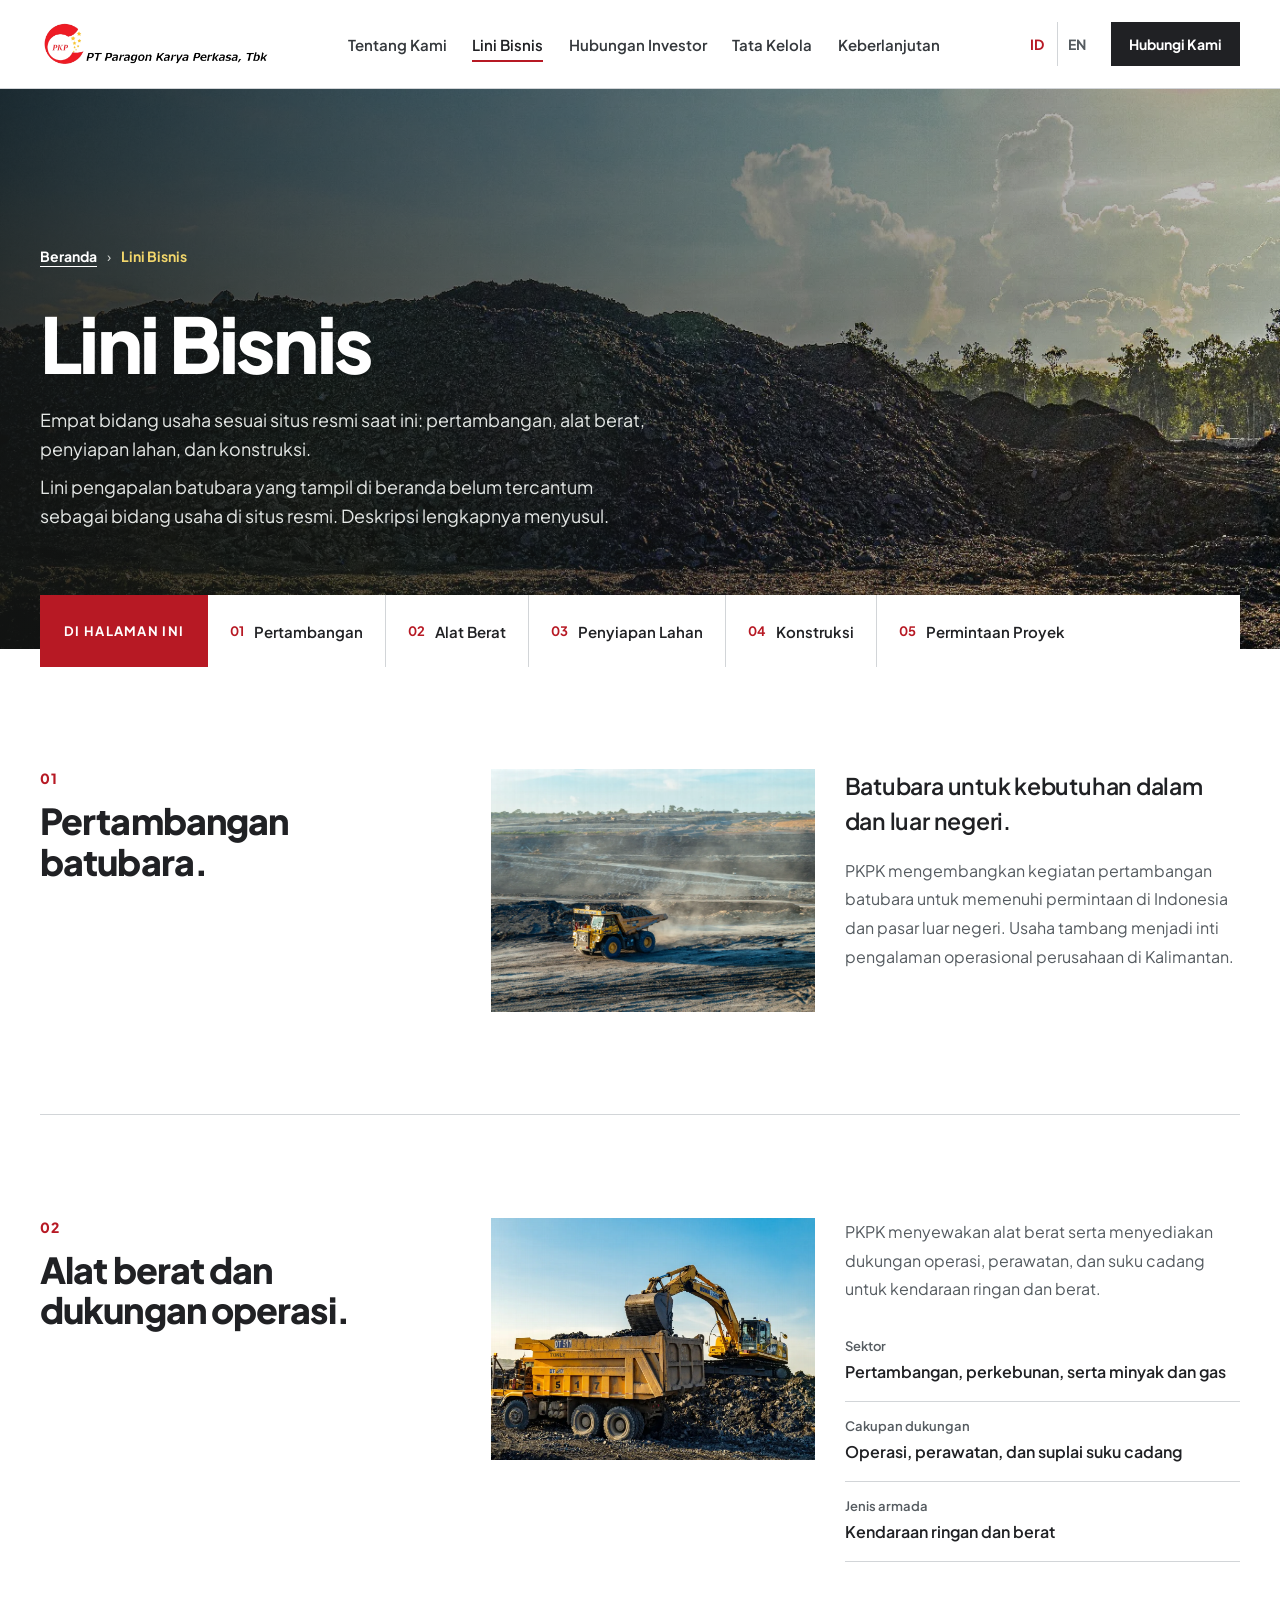
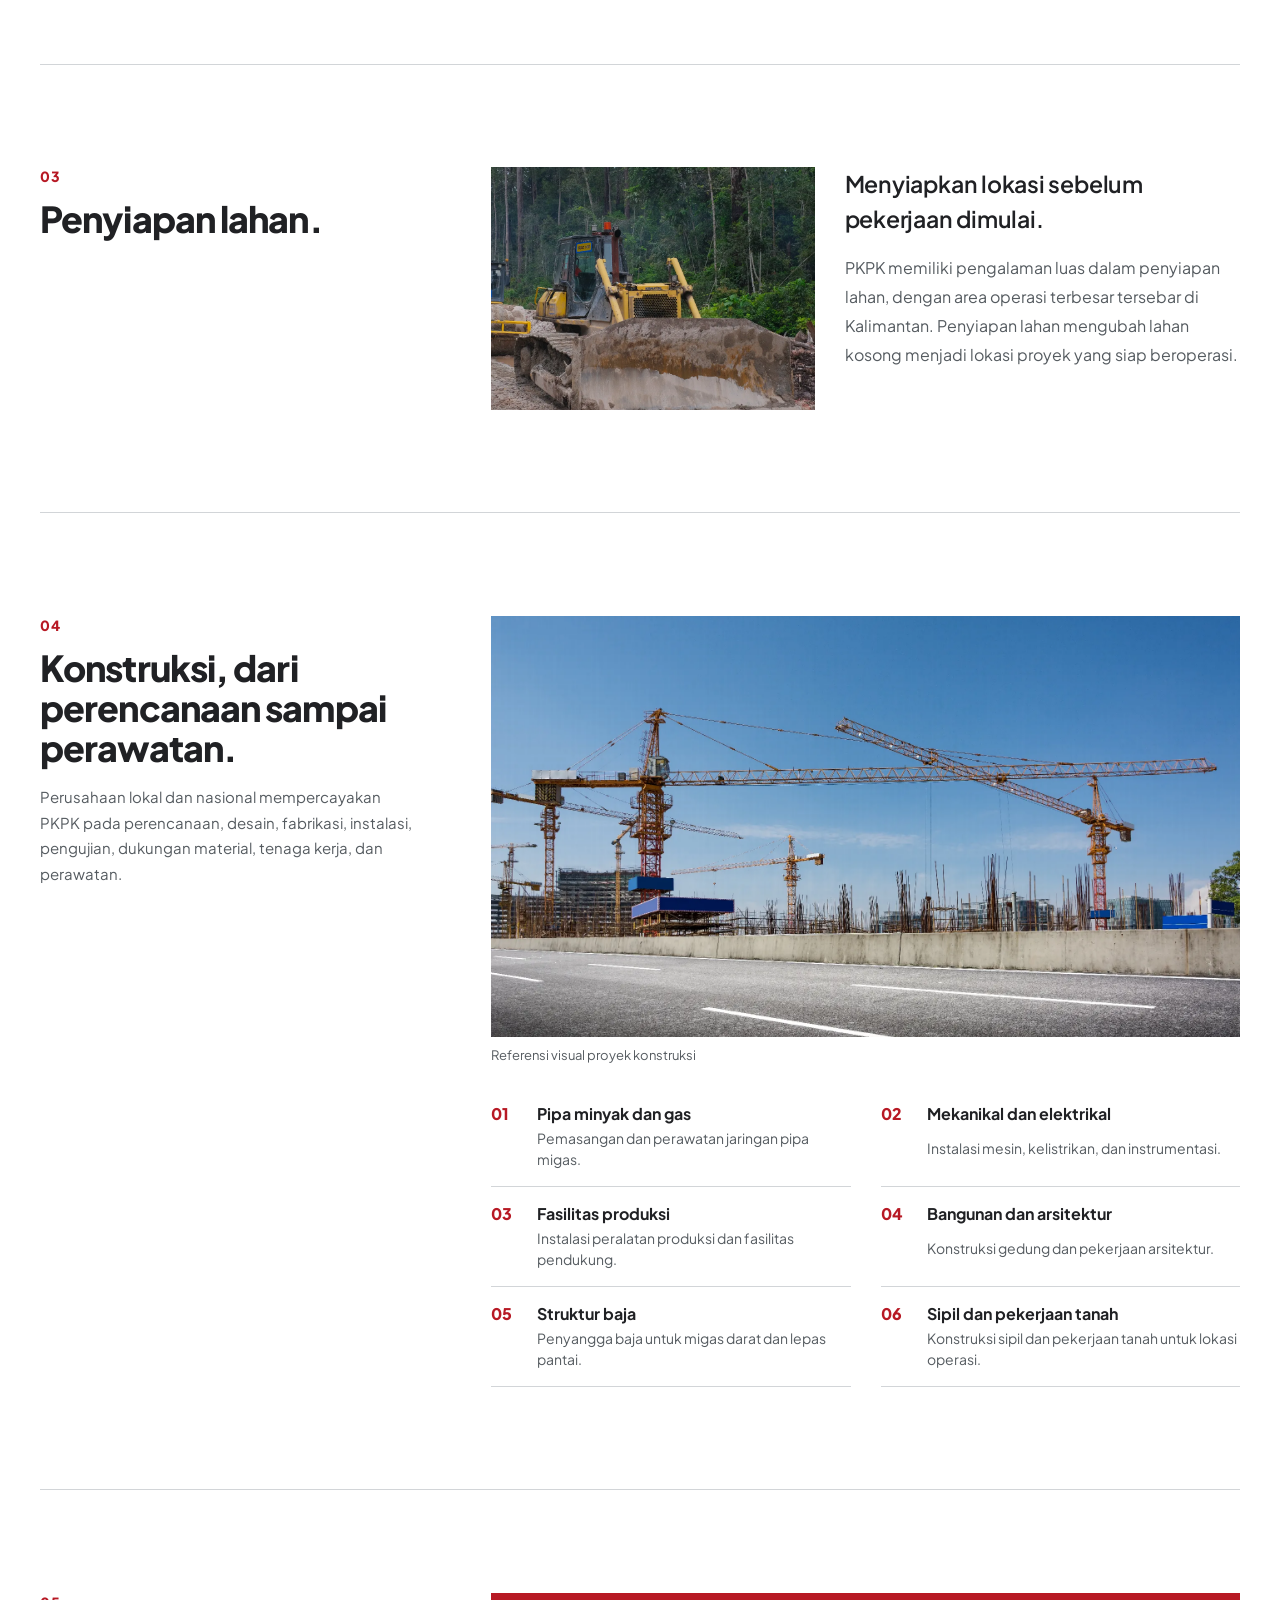
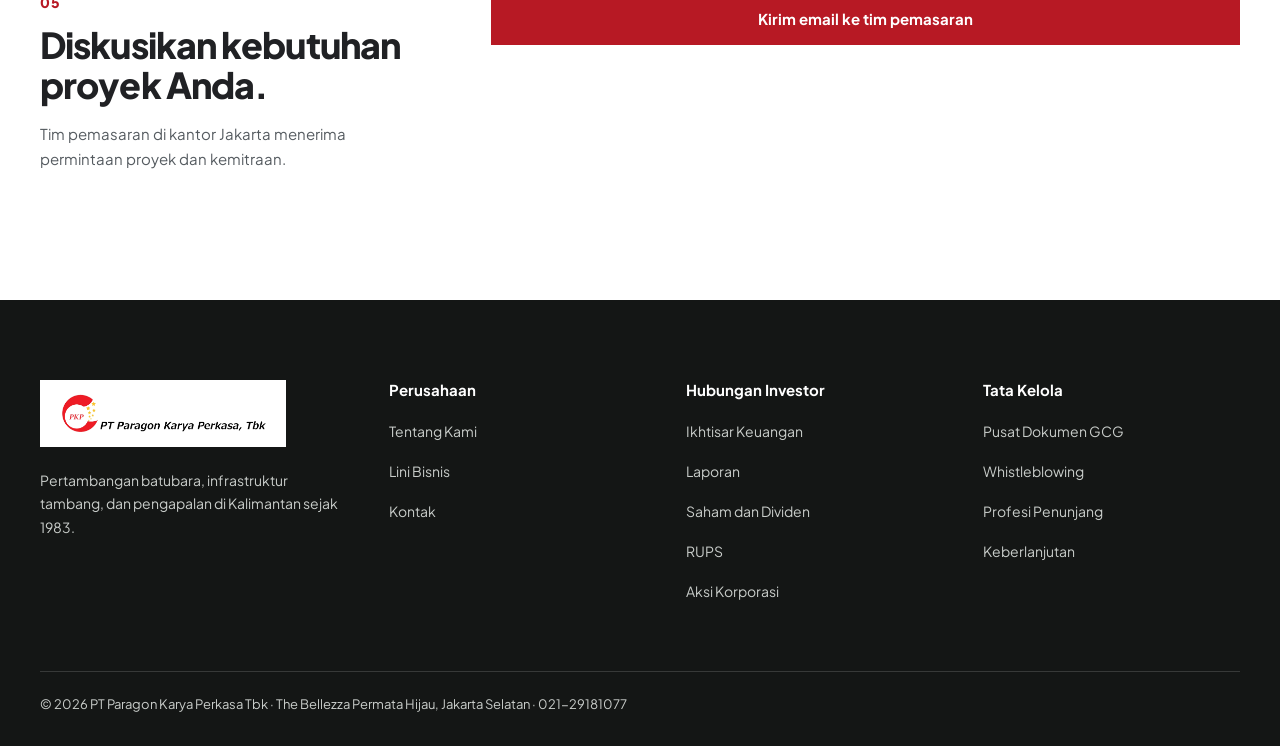
<file: business.html>
<!doctype html>
<html lang="id" data-title-id="Lini Bisnis | PT Paragon Karya Perkasa Tbk" data-title-en="Business | PT Paragon Karya Perkasa Tbk">
<head>
  <meta charset="UTF-8" />
  <meta name="viewport" content="width=device-width, initial-scale=1" />
  <script>try{if(localStorage.getItem('pkpk-lang')==='en')document.documentElement.lang='en'}catch(e){}</script>
  <meta name="description" content="Bidang usaha PT Paragon Karya Perkasa Tbk: pertambangan, alat berat, penyiapan lahan, dan konstruksi." />
  <meta name="theme-color" content="#b71924" />
  <meta property="og:title" content="Lini Bisnis | PKPK" />
  <meta property="og:image" content="assets/tumpukan-batubara.webp" />
  <title>Lini Bisnis | PT Paragon Karya Perkasa Tbk</title>
  <link rel="icon" type="image/png" href="assets/pkpk-mark.png" />
  <link rel="preconnect" href="https://fonts.googleapis.com" />
  <link rel="preconnect" href="https://fonts.gstatic.com" crossorigin />
  <link href="https://fonts.googleapis.com/css2?family=Plus+Jakarta+Sans:wght@400;500;600;700;800&display=swap" rel="stylesheet" />
  <link rel="stylesheet" href="styles.css" />
</head>
<body id="top">
  <a class="skip-link" href="#main-content"><span lang="id">Langsung ke konten</span><span lang="en">Skip to content</span></a>
  <header class="site-header">
    <div class="shell site-header__inner">
      <a class="brand" href="index.html" aria-label="PT Paragon Karya Perkasa Tbk, ke beranda" data-label-id="PT Paragon Karya Perkasa Tbk, ke beranda" data-label-en="PT Paragon Karya Perkasa Tbk, go to the home page"><img src="assets/pkpk-logo.png" width="300" height="55" alt="" /></a>
      <button class="menu-toggle" type="button" aria-controls="site-menu" aria-expanded="false" data-menu-button><span class="menu-toggle__label">Menu</span><span class="menu-toggle__icon" aria-hidden="true"></span></button>
      <nav id="site-menu" class="site-nav" aria-label="Navigasi utama" data-label-id="Navigasi utama" data-label-en="Main navigation" data-menu>
        <a href="about.html" data-menu-link><span lang="id">Tentang Kami</span><span lang="en">About Us</span></a>
        <a href="business.html" aria-current="page" data-menu-link><span lang="id">Lini Bisnis</span><span lang="en">Business</span></a>
        <a href="investor.html" data-menu-link><span lang="id">Hubungan Investor</span><span lang="en">Investor Relations</span></a>
        <a href="governance.html" data-menu-link><span lang="id">Tata Kelola</span><span lang="en">Governance</span></a>
        <a href="sustainability.html" data-menu-link><span lang="id">Keberlanjutan</span><span lang="en">Sustainability</span></a>
        <a class="site-nav__contact" href="index.html#kontak" data-menu-link><span lang="id">Kontak</span><span lang="en">Contact</span></a>
      </nav>
      <div class="header-tools">
        <div class="lang-switch" role="group" aria-label="Bahasa / Language"><button type="button" data-lang-set="id" aria-pressed="true">ID</button><button type="button" data-lang-set="en" aria-pressed="false">EN</button></div>
        <a class="header-cta" href="index.html#kontak"><span lang="id">Hubungi Kami</span><span lang="en">Contact Us</span></a>
      </div>
    </div>
  </header>

  <main id="main-content">
    <header class="banner">
      <img src="assets/tumpukan-batubara.webp" width="1400" height="645" alt="" fetchpriority="high" style="object-position:50% 50%" />
      <div class="shell banner__inner">
        <nav class="crumbs" aria-label="Jejak halaman" data-label-id="Jejak halaman" data-label-en="Breadcrumb"><a href="index.html"><span lang="id">Beranda</span><span lang="en">Home</span></a><span aria-hidden="true">›</span><span aria-current="page"><span lang="id">Lini Bisnis</span><span lang="en">Business</span></span></nav>
        <h1><span lang="id">Lini Bisnis</span><span lang="en">Business</span></h1>
        <div class="banner__intro"><p><span lang="id">Empat bidang usaha sesuai situs resmi saat ini: pertambangan, alat berat, penyiapan lahan, dan konstruksi.</span><span lang="en">Four business areas as listed on the current official website: mining, equipment, land preparation, and construction.</span></p><p><span lang="id">Lini pengapalan batubara yang tampil di beranda belum tercantum sebagai bidang usaha di situs resmi. Deskripsi lengkapnya menyusul.</span><span lang="en">The coal shipping line shown on the home page is not yet listed as a business area on the official website. Its full description will follow.</span></p></div>
      </div>
    </header>
    <nav class="jump" aria-label="Di halaman ini" data-label-id="Di halaman ini" data-label-en="On this page">
      <div class="shell jump__inner"><span class="jump__label"><span lang="id">Di halaman ini</span><span lang="en">On this page</span></span><a href="#mining"><b>01</b><span lang="id">Pertambangan</span><span lang="en">Mining</span></a><a href="#equipment"><b>02</b><span lang="id">Alat Berat</span><span lang="en">Equipment</span></a><a href="#land"><b>03</b><span lang="id">Penyiapan Lahan</span><span lang="en">Land Preparation</span></a><a href="#construction"><b>04</b><span lang="id">Konstruksi</span><span lang="en">Construction</span></a><a href="#enquiry"><b>05</b><span lang="id">Permintaan Proyek</span><span lang="en">Project Enquiries</span></a></div>
    </nav>

    <div class="shell page-body">

        <section id="mining" class="leg" aria-labelledby="mining-title">
          <header class="leg__head"><span class="leg__no">01</span><h2 id="mining-title"><span lang="id">Pertambangan batubara.</span><span lang="en">Coal mining.</span></h2></header>
          <div class="stop-card">
            <figure><img src="assets/hero-mining.webp" width="2000" height="1331" alt="Haul truck membawa material di tambang terbuka" data-alt-id="Haul truck membawa material di tambang terbuka" data-alt-en="Haul truck carrying material in an open-pit mine" loading="lazy" /></figure>
            <div class="prose"><p class="lead"><span lang="id">Batubara untuk kebutuhan dalam dan luar negeri.</span><span lang="en">Coal for local and international needs.</span></p><p><span lang="id">PKPK mengembangkan kegiatan pertambangan batubara untuk memenuhi permintaan di Indonesia dan pasar luar negeri. Usaha tambang menjadi inti pengalaman operasional perusahaan di Kalimantan.</span><span lang="en">PKPK is expanding its coal mining activities to serve demand in Indonesia and overseas markets. Mining sits at the centre of the company's operating experience in Kalimantan.</span></p></div>
          </div>
        </section>

        <section id="equipment" class="leg" aria-labelledby="equipment-title">
          <header class="leg__head"><span class="leg__no">02</span><h2 id="equipment-title"><span lang="id">Alat berat dan dukungan operasi.</span><span lang="en">Equipment and operating support.</span></h2></header>
          <div class="stop-card">
            <figure><img src="assets/armada-dan-ekskavator.webp" width="1400" height="931" alt="Ekskavator dan dump truck di lokasi operasi" data-alt-id="Ekskavator dan dump truck di lokasi operasi" data-alt-en="Excavator and dump truck at an operating site" loading="lazy" /></figure>
            <div><div class="prose"><p><span lang="id">PKPK menyewakan alat berat serta menyediakan dukungan operasi, perawatan, dan suku cadang untuk kendaraan ringan dan berat.</span><span lang="en">PKPK leases equipment and provides operating support, maintenance, and spare parts for light and heavy vehicles.</span></p></div>
              <dl class="facts facts--single"><div><dt lang="id">Sektor</dt><dt lang="en">Sectors</dt><dd><span lang="id">Pertambangan, perkebunan, serta minyak dan gas</span><span lang="en">Mining, plantations, and oil and gas</span></dd></div><div><dt lang="id">Cakupan dukungan</dt><dt lang="en">Support scope</dt><dd><span lang="id">Operasi, perawatan, dan suplai suku cadang</span><span lang="en">Operations, maintenance, and spare-parts supply</span></dd></div><div><dt lang="id">Jenis armada</dt><dt lang="en">Fleet</dt><dd><span lang="id">Kendaraan ringan dan berat</span><span lang="en">Light and heavy vehicles</span></dd></div></dl></div>
          </div>
        </section>

        <section id="land" class="leg" aria-labelledby="land-title">
          <header class="leg__head"><span class="leg__no">03</span><h2 id="land-title"><span lang="id">Penyiapan lahan.</span><span lang="en">Land preparation.</span></h2></header>
          <div class="stop-card">
            <figure><img src="assets/buldoser-pembukaan-lahan.webp" width="1000" height="1500" alt="Buldoser membuka lahan di tepi hutan" data-alt-id="Buldoser membuka lahan di tepi hutan" data-alt-en="Bulldozer clearing land at the forest edge" loading="lazy" /></figure>
            <div class="prose"><p class="lead"><span lang="id">Menyiapkan lokasi sebelum pekerjaan dimulai.</span><span lang="en">Preparing the site before work begins.</span></p><p><span lang="id">PKPK memiliki pengalaman luas dalam penyiapan lahan, dengan area operasi terbesar tersebar di Kalimantan. Penyiapan lahan mengubah lahan kosong menjadi lokasi proyek yang siap beroperasi.</span><span lang="en">PKPK has extensive experience in land preparation, with its largest operating areas across Kalimantan. Preparation turns undeveloped land into a project site ready to operate.</span></p></div>
          </div>
        </section>

        <section id="construction" class="leg" aria-labelledby="construction-title">
          <header class="leg__head"><span class="leg__no">04</span><h2 id="construction-title"><span lang="id">Konstruksi, dari perencanaan sampai perawatan.</span><span lang="en">Construction, from planning to maintenance.</span></h2><p><span lang="id">Perusahaan lokal dan nasional mempercayakan PKPK pada perencanaan, desain, fabrikasi, instalasi, pengujian, dukungan material, tenaga kerja, dan perawatan.</span><span lang="en">Local and national companies have assigned PKPK planning, design, fabrication, installation, testing, material support, labour services, and maintenance.</span></p></header>
          <figure class="wide-photo"><img src="assets/konstruksi.webp" width="1800" height="1434" alt="Lokasi konstruksi dengan crane berlatar langit biru" data-alt-id="Lokasi konstruksi dengan crane berlatar langit biru" data-alt-en="Construction site with cranes against a blue sky" loading="lazy" /><figcaption><span lang="id">Referensi visual proyek konstruksi</span><span lang="en">Construction project reference image</span></figcaption></figure>
          <ol class="scope-list">
            <li><strong><span lang="id">Pipa minyak dan gas</span><span lang="en">Oil and gas pipelines</span></strong><span><span lang="id">Pemasangan dan perawatan jaringan pipa migas.</span><span lang="en">Pipeline installation and maintenance.</span></span></li>
            <li><strong><span lang="id">Mekanikal dan elektrikal</span><span lang="en">Mechanical and electrical</span></strong><span><span lang="id">Instalasi mesin, kelistrikan, dan instrumentasi.</span><span lang="en">Machinery, electrical, and instrumentation installation.</span></span></li>
            <li><strong><span lang="id">Fasilitas produksi</span><span lang="en">Production facilities</span></strong><span><span lang="id">Instalasi peralatan produksi dan fasilitas pendukung.</span><span lang="en">Production equipment and supporting facilities.</span></span></li>
            <li><strong><span lang="id">Bangunan dan arsitektur</span><span lang="en">Buildings and architecture</span></strong><span><span lang="id">Konstruksi gedung dan pekerjaan arsitektur.</span><span lang="en">Building construction and architectural work.</span></span></li>
            <li><strong><span lang="id">Struktur baja</span><span lang="en">Steel structures</span></strong><span><span lang="id">Penyangga baja untuk migas darat dan lepas pantai.</span><span lang="en">Steel supports for onshore and offshore oil and gas.</span></span></li>
            <li><strong><span lang="id">Sipil dan pekerjaan tanah</span><span lang="en">Civil and earthworks</span></strong><span><span lang="id">Konstruksi sipil dan pekerjaan tanah untuk lokasi operasi.</span><span lang="en">Civil construction and earthworks for operating sites.</span></span></li>
          </ol>
        </section>

        <section id="enquiry" class="leg" aria-labelledby="enquiry-title">
          <header class="leg__head"><span class="leg__no">05</span><h2 id="enquiry-title"><span lang="id">Diskusikan kebutuhan proyek Anda.</span><span lang="en">Discuss your project requirement.</span></h2><p><span lang="id">Tim pemasaran di kantor Jakarta menerima permintaan proyek dan kemitraan.</span><span lang="en">The marketing team at the Jakarta office handles project and partnership enquiries.</span></p></header>
          <a class="button" href="mailto:marketing@pkpk-tbk.co.id"><span lang="id">Kirim email ke tim pemasaran</span><span lang="en">Email the marketing team</span></a>
        </section>
    </div>
  </main>
  <footer class="site-footer">
    <div class="shell site-footer__top">
      <div class="site-footer__about"><a class="footer-brand" href="index.html" aria-label="PT Paragon Karya Perkasa Tbk, ke beranda" data-label-id="PT Paragon Karya Perkasa Tbk, ke beranda" data-label-en="PT Paragon Karya Perkasa Tbk, go to the home page"><img src="assets/pkpk-logo.png" width="300" height="55" alt="" /></a><p><span lang="id">Pertambangan batubara, infrastruktur tambang, dan pengapalan di Kalimantan sejak 1983.</span><span lang="en">Coal mining, mining infrastructure, and shipping in Kalimantan since 1983.</span></p></div>
      <nav aria-label="Perusahaan" data-label-id="Perusahaan" data-label-en="Company"><strong><span lang="id">Perusahaan</span><span lang="en">Company</span></strong><a href="about.html"><span lang="id">Tentang Kami</span><span lang="en">About Us</span></a><a href="business.html"><span lang="id">Lini Bisnis</span><span lang="en">Business</span></a><a href="index.html#kontak"><span lang="id">Kontak</span><span lang="en">Contact</span></a></nav>
      <nav aria-label="Hubungan Investor" data-label-id="Hubungan Investor" data-label-en="Investor Relations"><strong><span lang="id">Hubungan Investor</span><span lang="en">Investor Relations</span></strong><a href="investor.html#financials"><span lang="id">Ikhtisar Keuangan</span><span lang="en">Financial Highlights</span></a><a href="investor.html#reports"><span lang="id">Laporan</span><span lang="en">Reports</span></a><a href="investor.html#shares"><span lang="id">Saham dan Dividen</span><span lang="en">Shares and Dividends</span></a><a href="investor.html#gms"><span lang="id">RUPS</span><span lang="en">GMS</span></a><a href="investor.html#disclosures"><span lang="id">Aksi Korporasi</span><span lang="en">Corporate Actions</span></a></nav>
      <nav aria-label="Tata Kelola dan Keberlanjutan" data-label-id="Tata Kelola dan Keberlanjutan" data-label-en="Governance and Sustainability"><strong><span lang="id">Tata Kelola</span><span lang="en">Governance</span></strong><a href="governance.html#documents"><span lang="id">Pusat Dokumen GCG</span><span lang="en">GCG Documents</span></a><a href="governance.html#whistleblowing">Whistleblowing</a><a href="governance.html#professionals"><span lang="id">Profesi Penunjang</span><span lang="en">Market Professionals</span></a><a href="sustainability.html"><span lang="id">Keberlanjutan</span><span lang="en">Sustainability</span></a></nav>
    </div>
    <div class="shell site-footer__base"><span>© 2026 PT Paragon Karya Perkasa Tbk · The Bellezza Permata Hijau, Jakarta Selatan · 021-29181077</span></div>
  </footer>
  <button class="scroll-up" type="button" aria-label="Kembali ke atas" data-label-id="Kembali ke atas" data-label-en="Back to top" data-scroll-up><span aria-hidden="true">↑</span></button>
  <script src="app.js" defer></script>
</body>
</html>
</file>
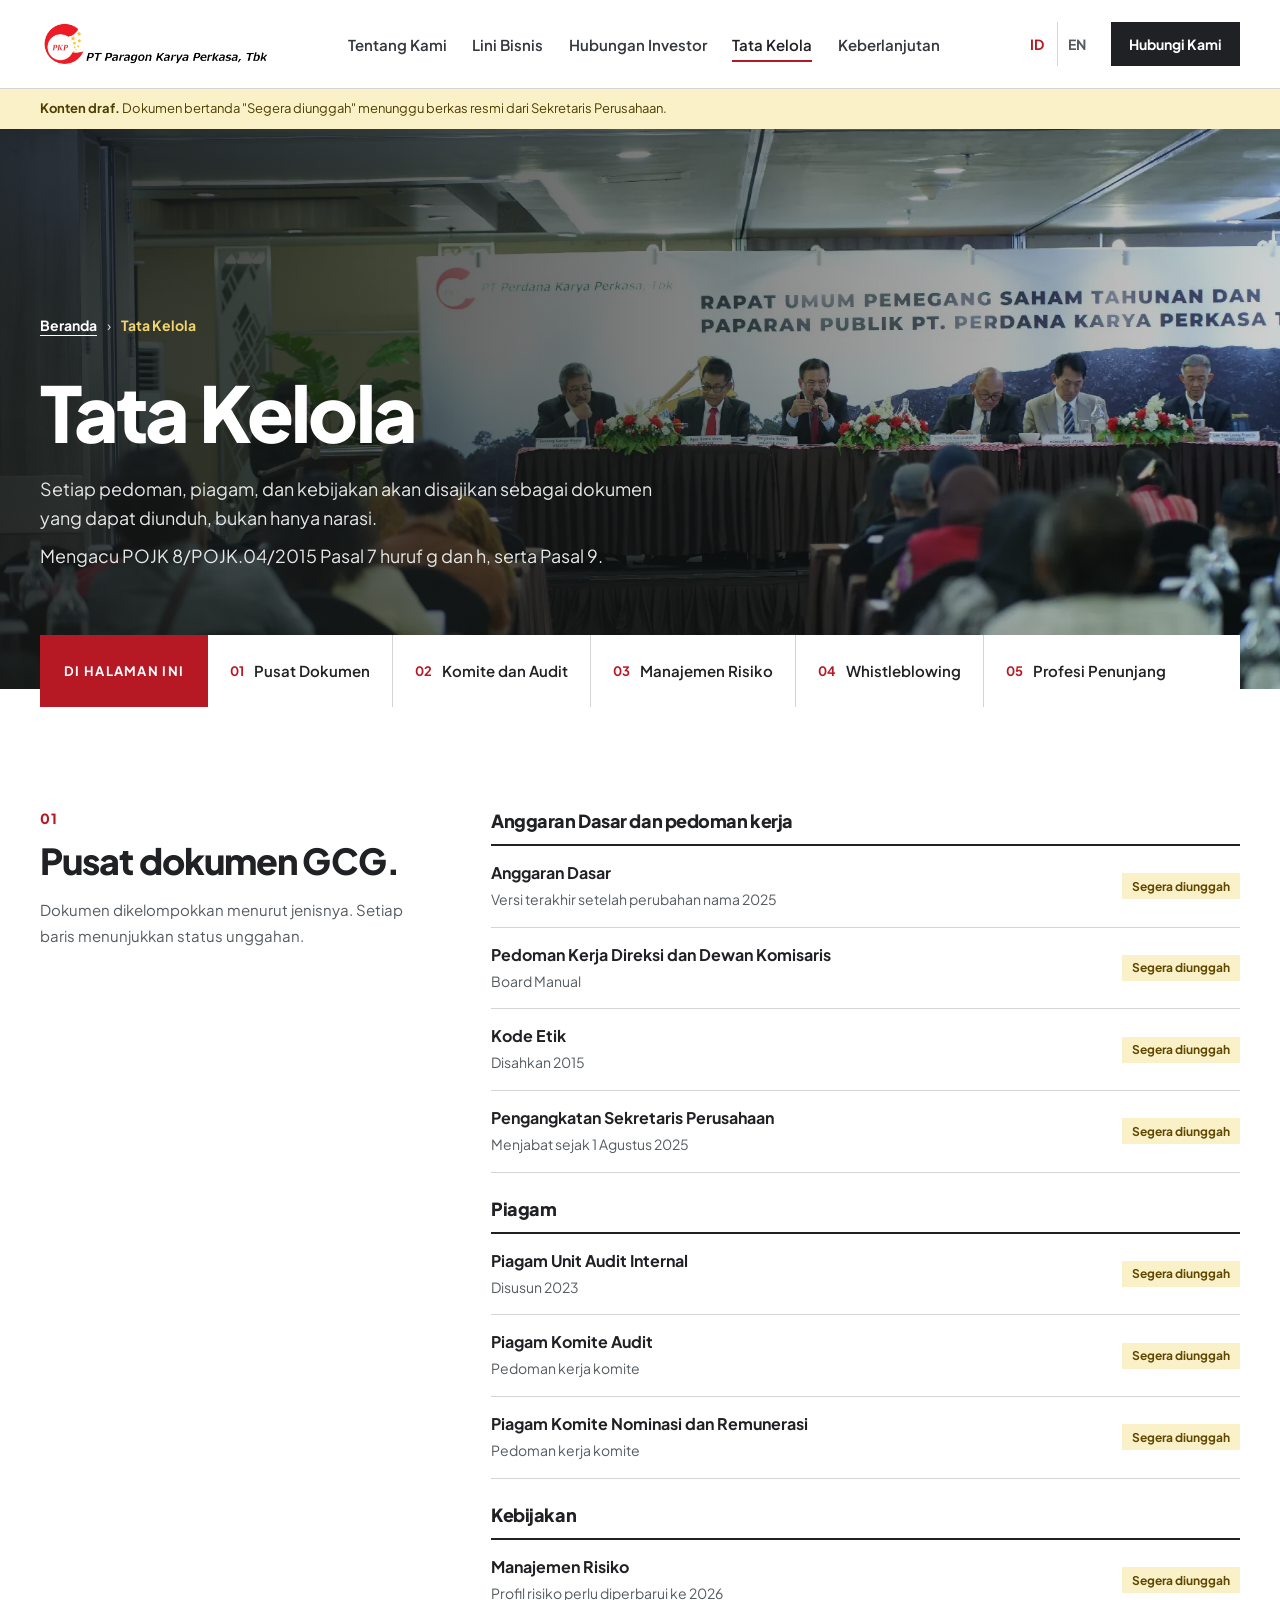
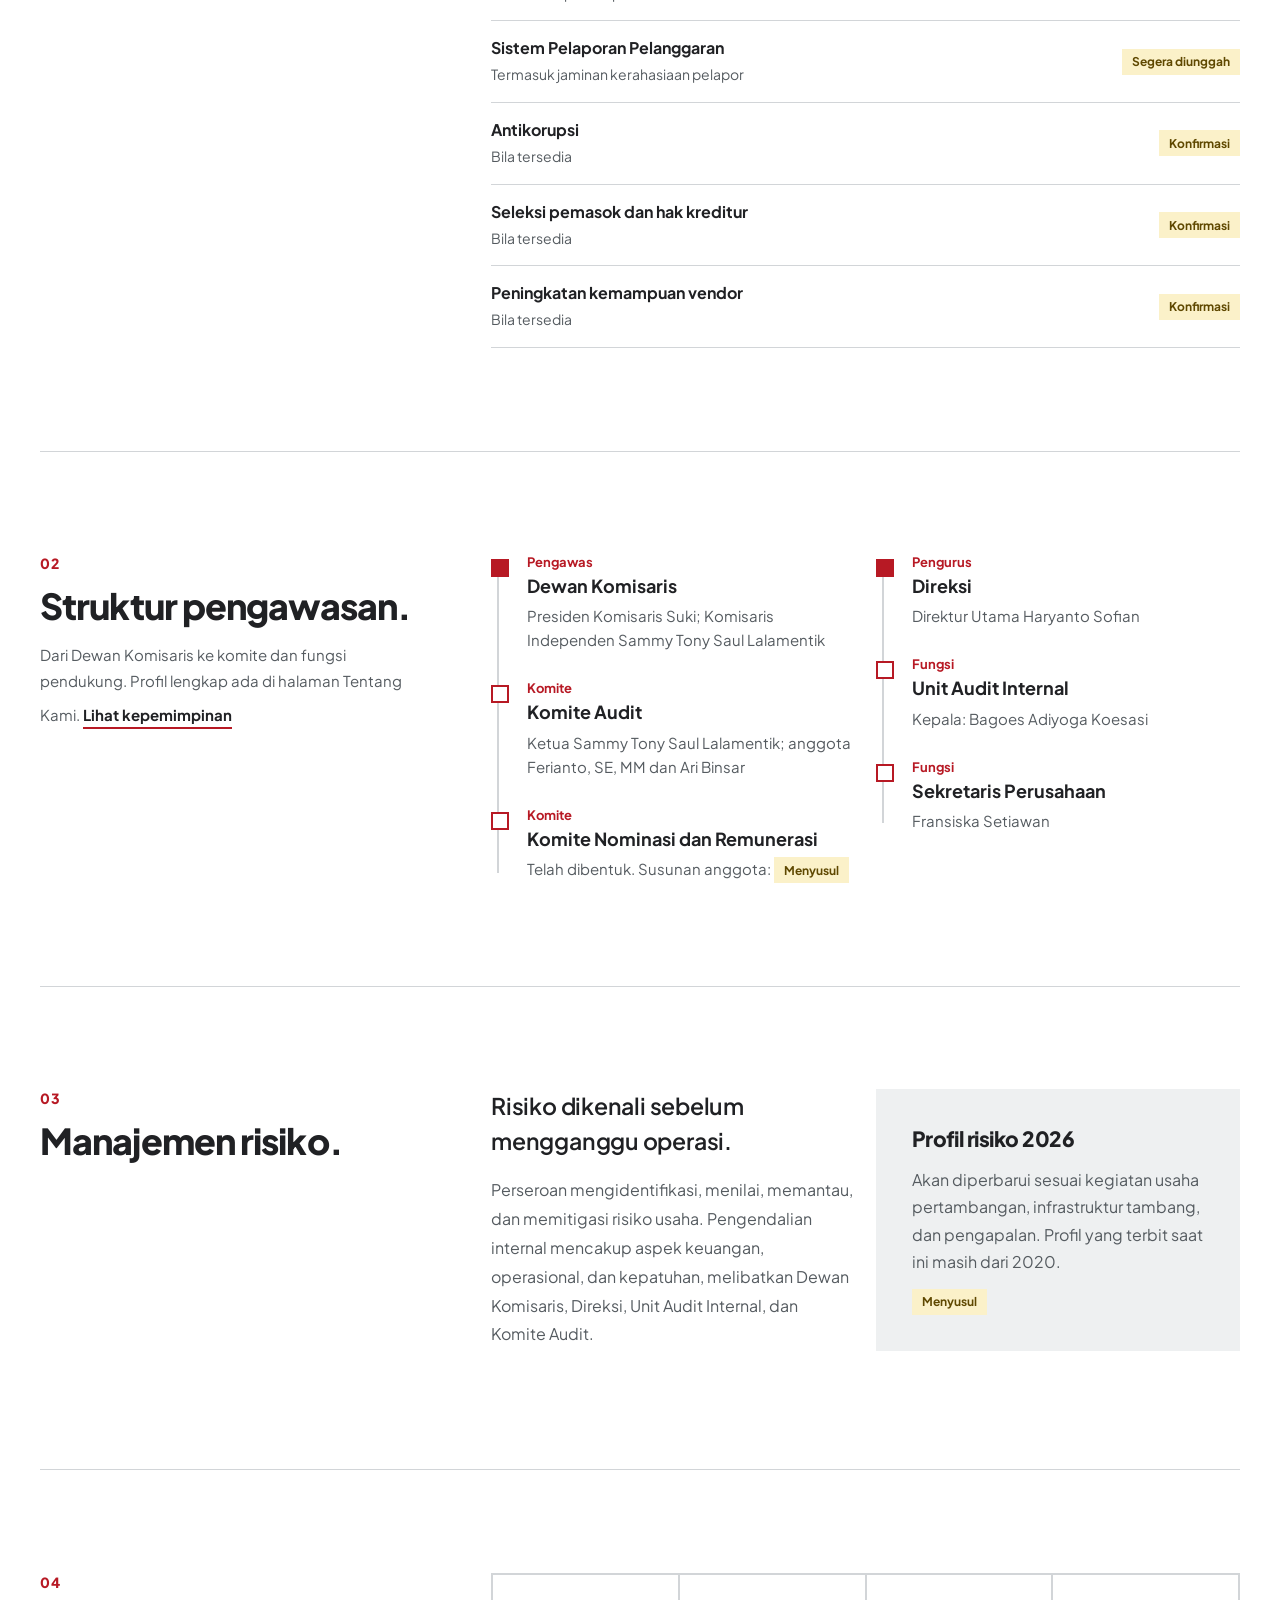
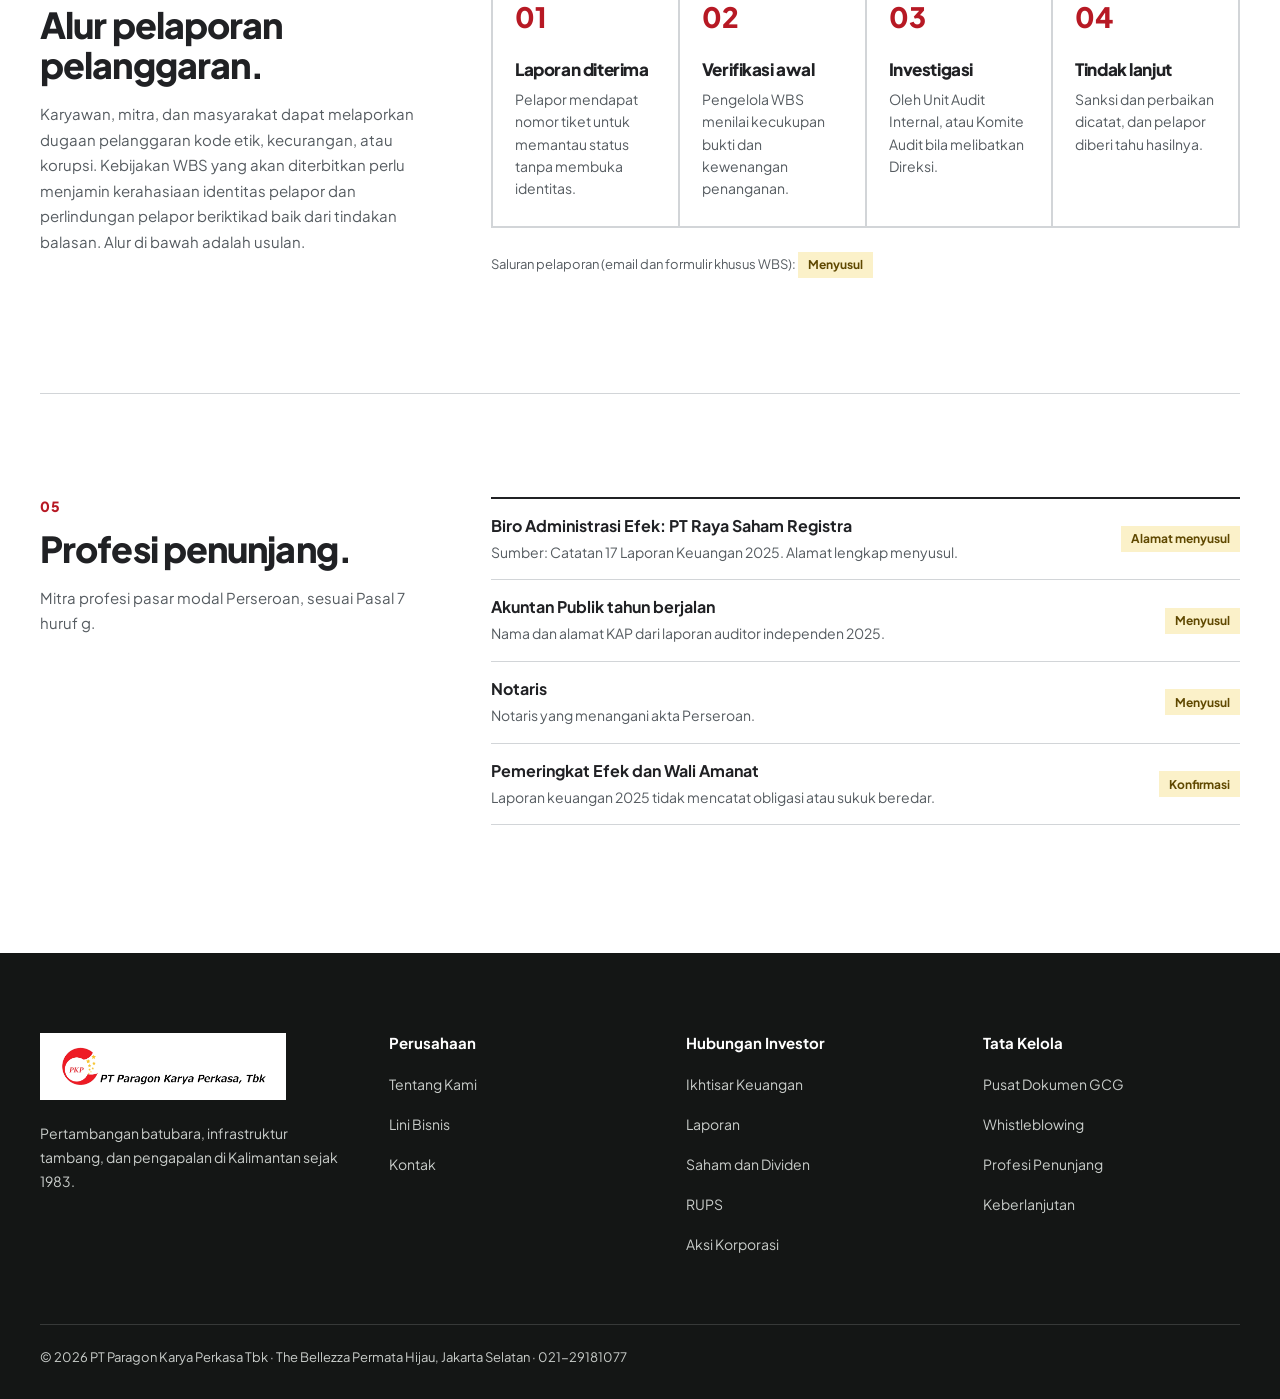
<file: governance.html>
<!doctype html>
<html lang="id" data-title-id="Tata Kelola | PT Paragon Karya Perkasa Tbk" data-title-en="Governance | PT Paragon Karya Perkasa Tbk">
<head>
  <meta charset="UTF-8" />
  <meta name="viewport" content="width=device-width, initial-scale=1" />
  <script>try{if(localStorage.getItem('pkpk-lang')==='en')document.documentElement.lang='en'}catch(e){}</script>
  <meta name="description" content="Pusat dokumen GCG, komite, manajemen risiko, whistleblowing, dan profesi penunjang pasar modal PT Paragon Karya Perkasa Tbk." />
  <meta name="theme-color" content="#b71924" />
  <meta property="og:title" content="Tata Kelola | PKPK" />
  <meta property="og:image" content="assets/governance-meeting.webp" />
  <title>Tata Kelola | PT Paragon Karya Perkasa Tbk</title>
  <link rel="icon" type="image/png" href="assets/pkpk-mark.png" />
  <link rel="preconnect" href="https://fonts.googleapis.com" />
  <link rel="preconnect" href="https://fonts.gstatic.com" crossorigin />
  <link href="https://fonts.googleapis.com/css2?family=Plus+Jakarta+Sans:wght@400;500;600;700;800&display=swap" rel="stylesheet" />
  <link rel="stylesheet" href="styles.css" />
</head>
<body id="top">
  <a class="skip-link" href="#main-content"><span lang="id">Langsung ke konten</span><span lang="en">Skip to content</span></a>
  <header class="site-header">
    <div class="shell site-header__inner">
      <a class="brand" href="index.html" aria-label="PT Paragon Karya Perkasa Tbk, ke beranda" data-label-id="PT Paragon Karya Perkasa Tbk, ke beranda" data-label-en="PT Paragon Karya Perkasa Tbk, go to the home page"><img src="assets/pkpk-logo.png" width="300" height="55" alt="" /></a>
      <button class="menu-toggle" type="button" aria-controls="site-menu" aria-expanded="false" data-menu-button><span class="menu-toggle__label">Menu</span><span class="menu-toggle__icon" aria-hidden="true"></span></button>
      <nav id="site-menu" class="site-nav" aria-label="Navigasi utama" data-label-id="Navigasi utama" data-label-en="Main navigation" data-menu>
        <a href="about.html" data-menu-link><span lang="id">Tentang Kami</span><span lang="en">About Us</span></a>
        <a href="business.html" data-menu-link><span lang="id">Lini Bisnis</span><span lang="en">Business</span></a>
        <a href="investor.html" data-menu-link><span lang="id">Hubungan Investor</span><span lang="en">Investor Relations</span></a>
        <a href="governance.html" aria-current="page" data-menu-link><span lang="id">Tata Kelola</span><span lang="en">Governance</span></a>
        <a href="sustainability.html" data-menu-link><span lang="id">Keberlanjutan</span><span lang="en">Sustainability</span></a>
        <a class="site-nav__contact" href="index.html#kontak" data-menu-link><span lang="id">Kontak</span><span lang="en">Contact</span></a>
      </nav>
      <div class="header-tools">
        <div class="lang-switch" role="group" aria-label="Bahasa / Language"><button type="button" data-lang-set="id" aria-pressed="true">ID</button><button type="button" data-lang-set="en" aria-pressed="false">EN</button></div>
        <a class="header-cta" href="index.html#kontak"><span lang="id">Hubungi Kami</span><span lang="en">Contact Us</span></a>
      </div>
    </div>
  </header>
  <p class="draft-note"><span class="shell" style="display:block"><strong lang="id">Konten draf.</strong><strong lang="en">Draft content.</strong> <span lang="id">Dokumen bertanda "Segera diunggah" menunggu berkas resmi dari Sekretaris Perusahaan.</span><span lang="en">Documents marked "Coming soon" await the official files from the Corporate Secretary.</span></span></p>

  <main id="main-content">
    <header class="banner">
      <img src="assets/governance-meeting.webp" width="1800" height="1200" alt="" fetchpriority="high" style="object-position:50% 40%" />
      <div class="shell banner__inner">
        <nav class="crumbs" aria-label="Jejak halaman" data-label-id="Jejak halaman" data-label-en="Breadcrumb"><a href="index.html"><span lang="id">Beranda</span><span lang="en">Home</span></a><span aria-hidden="true">›</span><span aria-current="page"><span lang="id">Tata Kelola</span><span lang="en">Governance</span></span></nav>
        <h1><span lang="id">Tata Kelola</span><span lang="en">Governance</span></h1>
        <div class="banner__intro"><p><span lang="id">Setiap pedoman, piagam, dan kebijakan akan disajikan sebagai dokumen yang dapat diunduh, bukan hanya narasi.</span><span lang="en">Every manual, charter, and policy will be published as a downloadable document, not only described.</span></p><p><span lang="id">Mengacu POJK 8/POJK.04/2015 Pasal 7 huruf g dan h, serta Pasal 9.</span><span lang="en">Under POJK 8/POJK.04/2015, Article 7(g) and (h), and Article 9.</span></p></div>
      </div>
    </header>
    <nav class="jump" aria-label="Di halaman ini" data-label-id="Di halaman ini" data-label-en="On this page">
      <div class="shell jump__inner"><span class="jump__label"><span lang="id">Di halaman ini</span><span lang="en">On this page</span></span><a href="#documents"><b>01</b><span lang="id">Pusat Dokumen</span><span lang="en">Documents</span></a><a href="#organs"><b>02</b><span lang="id">Komite dan Audit</span><span lang="en">Committees and Audit</span></a><a href="#risk"><b>03</b><span lang="id">Manajemen Risiko</span><span lang="en">Risk Management</span></a><a href="#whistleblowing"><b>04</b>Whistleblowing</a><a href="#professionals"><b>05</b><span lang="id">Profesi Penunjang</span><span lang="en">Market Professionals</span></a></div>
    </nav>

    <div class="shell page-body">

        <section id="documents" class="leg" aria-labelledby="documents-title">
          <header class="leg__head"><span class="leg__no">01</span><h2 id="documents-title"><span lang="id">Pusat dokumen GCG.</span><span lang="en">GCG document centre.</span></h2><p><span lang="id">Dokumen dikelompokkan menurut jenisnya. Setiap baris menunjukkan status unggahan.</span><span lang="en">Documents are grouped by type. Each row shows its upload status.</span></p></header>
          <div class="doc-group">
            <h3><span lang="id">Anggaran Dasar dan pedoman kerja</span><span lang="en">Articles and working manuals</span></h3>
            <ul class="checklist">
              <li><strong><span lang="id">Anggaran Dasar</span><span lang="en">Articles of Association</span></strong><p><span lang="id">Versi terakhir setelah perubahan nama 2025</span><span lang="en">Latest version after the 2025 change of name</span></p><span class="status"><span lang="id">Segera diunggah</span><span lang="en">Coming soon</span></span></li>
              <li><strong><span lang="id">Pedoman Kerja Direksi dan Dewan Komisaris</span><span lang="en">Board Manual</span></strong><p>Board Manual</p><span class="status"><span lang="id">Segera diunggah</span><span lang="en">Coming soon</span></span></li>
              <li><strong><span lang="id">Kode Etik</span><span lang="en">Code of Conduct</span></strong><p><span lang="id">Disahkan 2015</span><span lang="en">Approved in 2015</span></p><span class="status"><span lang="id">Segera diunggah</span><span lang="en">Coming soon</span></span></li>
              <li><strong><span lang="id">Pengangkatan Sekretaris Perusahaan</span><span lang="en">Corporate Secretary appointment</span></strong><p><span lang="id">Menjabat sejak 1 Agustus 2025</span><span lang="en">In office since 1 August 2025</span></p><span class="status"><span lang="id">Segera diunggah</span><span lang="en">Coming soon</span></span></li>
            </ul>
          </div>
          <div class="doc-group">
            <h3><span lang="id">Piagam</span><span lang="en">Charters</span></h3>
            <ul class="checklist">
              <li><strong><span lang="id">Piagam Unit Audit Internal</span><span lang="en">Internal Audit Charter</span></strong><p><span lang="id">Disusun 2023</span><span lang="en">Prepared in 2023</span></p><span class="status"><span lang="id">Segera diunggah</span><span lang="en">Coming soon</span></span></li>
              <li><strong><span lang="id">Piagam Komite Audit</span><span lang="en">Audit Committee Charter</span></strong><p><span lang="id">Pedoman kerja komite</span><span lang="en">Committee working charter</span></p><span class="status"><span lang="id">Segera diunggah</span><span lang="en">Coming soon</span></span></li>
              <li><strong><span lang="id">Piagam Komite Nominasi dan Remunerasi</span><span lang="en">Nomination and Remuneration Committee Charter</span></strong><p><span lang="id">Pedoman kerja komite</span><span lang="en">Committee working charter</span></p><span class="status"><span lang="id">Segera diunggah</span><span lang="en">Coming soon</span></span></li>
            </ul>
          </div>
          <div class="doc-group">
            <h3><span lang="id">Kebijakan</span><span lang="en">Policies</span></h3>
            <ul class="checklist">
              <li><strong><span lang="id">Manajemen Risiko</span><span lang="en">Risk Management</span></strong><p><span lang="id">Profil risiko perlu diperbarui ke 2026</span><span lang="en">Risk profile due for a 2026 update</span></p><span class="status"><span lang="id">Segera diunggah</span><span lang="en">Coming soon</span></span></li>
              <li><strong><span lang="id">Sistem Pelaporan Pelanggaran</span><span lang="en">Whistleblowing</span></strong><p><span lang="id">Termasuk jaminan kerahasiaan pelapor</span><span lang="en">Including reporter confidentiality</span></p><span class="status"><span lang="id">Segera diunggah</span><span lang="en">Coming soon</span></span></li>
              <li><strong><span lang="id">Antikorupsi</span><span lang="en">Anti-corruption</span></strong><p><span lang="id">Bila tersedia</span><span lang="en">If available</span></p><span class="status"><span lang="id">Konfirmasi</span><span lang="en">To confirm</span></span></li>
              <li><strong><span lang="id">Seleksi pemasok dan hak kreditur</span><span lang="en">Supplier selection and creditor rights</span></strong><p><span lang="id">Bila tersedia</span><span lang="en">If available</span></p><span class="status"><span lang="id">Konfirmasi</span><span lang="en">To confirm</span></span></li>
              <li><strong><span lang="id">Peningkatan kemampuan vendor</span><span lang="en">Vendor development</span></strong><p><span lang="id">Bila tersedia</span><span lang="en">If available</span></p><span class="status"><span lang="id">Konfirmasi</span><span lang="en">To confirm</span></span></li>
            </ul>
          </div>
        </section>

        <section id="organs" class="leg" aria-labelledby="organs-title">
          <header class="leg__head"><span class="leg__no">02</span><h2 id="organs-title"><span lang="id">Struktur pengawasan.</span><span lang="en">Oversight structure.</span></h2><p><span lang="id">Dari Dewan Komisaris ke komite dan fungsi pendukung. Profil lengkap ada di halaman Tentang Kami.</span><span lang="en">From the Board of Commissioners to its committees and supporting functions. Full profiles are on the About Us page.</span> <a class="text-link" href="about.html#leadership"><span lang="id">Lihat kepemimpinan</span><span lang="en">View leadership</span></a></p></header>
          <div class="two-col">
            <ol class="chain">
              <li class="is-key"><small><span lang="id">Pengawas</span><span lang="en">Oversight</span></small><strong><span lang="id">Dewan Komisaris</span><span lang="en">Board of Commissioners</span></strong><p><span lang="id">Presiden Komisaris Suki; Komisaris Independen Sammy Tony Saul Lalamentik</span><span lang="en">President Commissioner Suki; Independent Commissioner Sammy Tony Saul Lalamentik</span></p></li>
              <li><small><span lang="id">Komite</span><span lang="en">Committee</span></small><strong><span lang="id">Komite Audit</span><span lang="en">Audit Committee</span></strong><p><span lang="id">Ketua Sammy Tony Saul Lalamentik; anggota Ferianto, SE, MM dan Ari Binsar</span><span lang="en">Chair Sammy Tony Saul Lalamentik; members Ferianto, SE, MM and Ari Binsar</span></p></li>
              <li><small><span lang="id">Komite</span><span lang="en">Committee</span></small><strong><span lang="id">Komite Nominasi dan Remunerasi</span><span lang="en">Nomination and Remuneration Committee</span></strong><p><span lang="id">Telah dibentuk. Susunan anggota:</span><span lang="en">Established. Members:</span> <span class="status"><span lang="id">Menyusul</span><span lang="en">To follow</span></span></p></li>
            </ol>
            <ol class="chain">
              <li class="is-key"><small><span lang="id">Pengurus</span><span lang="en">Management</span></small><strong><span lang="id">Direksi</span><span lang="en">Board of Directors</span></strong><p><span lang="id">Direktur Utama Haryanto Sofian</span><span lang="en">President Director Haryanto Sofian</span></p></li>
              <li><small><span lang="id">Fungsi</span><span lang="en">Function</span></small><strong><span lang="id">Unit Audit Internal</span><span lang="en">Internal Audit Unit</span></strong><p><span lang="id">Kepala: Bagoes Adiyoga Koesasi</span><span lang="en">Head: Bagoes Adiyoga Koesasi</span></p></li>
              <li><small><span lang="id">Fungsi</span><span lang="en">Function</span></small><strong><span lang="id">Sekretaris Perusahaan</span><span lang="en">Corporate Secretary</span></strong><p>Fransiska Setiawan</p></li>
            </ol>
          </div>
        </section>

        <section id="risk" class="leg" aria-labelledby="risk-title">
          <header class="leg__head"><span class="leg__no">03</span><h2 id="risk-title"><span lang="id">Manajemen risiko.</span><span lang="en">Risk management.</span></h2></header>
          <div class="two-col">
            <div class="prose"><p class="lead"><span lang="id">Risiko dikenali sebelum mengganggu operasi.</span><span lang="en">Risks are identified before they disrupt operations.</span></p><p><span lang="id">Perseroan mengidentifikasi, menilai, memantau, dan memitigasi risiko usaha. Pengendalian internal mencakup aspek keuangan, operasional, dan kepatuhan, melibatkan Dewan Komisaris, Direksi, Unit Audit Internal, dan Komite Audit.</span><span lang="en">The Company identifies, assesses, monitors, and mitigates business risks. Internal control covers financial, operational, and compliance aspects, involving the Board of Commissioners, Directors, Internal Audit Unit, and Audit Committee.</span></p></div>
            <div class="card"><h3><span lang="id">Profil risiko 2026</span><span lang="en">2026 risk profile</span></h3><p><span lang="id">Akan diperbarui sesuai kegiatan usaha pertambangan, infrastruktur tambang, dan pengapalan. Profil yang terbit saat ini masih dari 2020.</span><span lang="en">To be updated for the mining, infrastructure, and shipping businesses. The published profile still dates from 2020.</span></p><span class="status"><span lang="id">Menyusul</span><span lang="en">To follow</span></span></div>
          </div>
        </section>

        <section id="whistleblowing" class="leg" aria-labelledby="wbs-title">
          <header class="leg__head"><span class="leg__no">04</span><h2 id="wbs-title"><span lang="id">Alur pelaporan pelanggaran.</span><span lang="en">How a report is handled.</span></h2><p><span lang="id">Karyawan, mitra, dan masyarakat dapat melaporkan dugaan pelanggaran kode etik, kecurangan, atau korupsi. Kebijakan WBS yang akan diterbitkan perlu menjamin kerahasiaan identitas pelapor dan perlindungan pelapor beriktikad baik dari tindakan balasan. Alur di bawah adalah usulan.</span><span lang="en">Employees, partners, and the public can report suspected breaches of the code of conduct, fraud, or corruption. The upcoming WBS policy should guarantee reporter confidentiality and protect good-faith reporters from retaliation. The flow below is a proposal.</span></p></header>
          <ol class="stops">
            <li><h3><span lang="id">Laporan diterima</span><span lang="en">Report received</span></h3><p><span lang="id">Pelapor mendapat nomor tiket untuk memantau status tanpa membuka identitas.</span><span lang="en">The reporter gets a ticket number to follow progress without revealing their identity.</span></p></li>
            <li><h3><span lang="id">Verifikasi awal</span><span lang="en">Initial review</span></h3><p><span lang="id">Pengelola WBS menilai kecukupan bukti dan kewenangan penanganan.</span><span lang="en">The WBS officer checks the evidence and who should handle the case.</span></p></li>
            <li><h3><span lang="id">Investigasi</span><span lang="en">Investigation</span></h3><p><span lang="id">Oleh Unit Audit Internal, atau Komite Audit bila melibatkan Direksi.</span><span lang="en">By Internal Audit, or by the Audit Committee where Directors are involved.</span></p></li>
            <li><h3><span lang="id">Tindak lanjut</span><span lang="en">Follow-up</span></h3><p><span lang="id">Sanksi dan perbaikan dicatat, dan pelapor diberi tahu hasilnya.</span><span lang="en">Sanctions and remedies are recorded, and the reporter is told the outcome.</span></p></li>
          </ol>
          <p class="source"><span lang="id">Saluran pelaporan (email dan formulir khusus WBS):</span><span lang="en">Reporting channel (dedicated WBS email and form):</span> <span class="status"><span lang="id">Menyusul</span><span lang="en">To follow</span></span></p>
        </section>

        <section id="professionals" class="leg" aria-labelledby="professionals-title">
          <header class="leg__head"><span class="leg__no">05</span><h2 id="professionals-title"><span lang="id">Profesi penunjang.</span><span lang="en">Market professionals.</span></h2><p><span lang="id">Mitra profesi pasar modal Perseroan, sesuai Pasal 7 huruf g.</span><span lang="en">The Company's capital market professionals, under Article 7(g).</span></p></header>
          <ul class="checklist">
            <li><strong><span lang="id">Biro Administrasi Efek: PT Raya Saham Registra</span><span lang="en">Share Registrar: PT Raya Saham Registra</span></strong><p><span lang="id">Sumber: Catatan 17 Laporan Keuangan 2025. Alamat lengkap menyusul.</span><span lang="en">Source: Note 17 of the 2025 financial statements. Full address to follow.</span></p><span class="status"><span lang="id">Alamat menyusul</span><span lang="en">Address to follow</span></span></li>
            <li><strong><span lang="id">Akuntan Publik tahun berjalan</span><span lang="en">Public Accountant (current year)</span></strong><p><span lang="id">Nama dan alamat KAP dari laporan auditor independen 2025.</span><span lang="en">Audit firm name and address from the 2025 independent auditor's report.</span></p><span class="status"><span lang="id">Menyusul</span><span lang="en">To follow</span></span></li>
            <li><strong><span lang="id">Notaris</span><span lang="en">Notary</span></strong><p><span lang="id">Notaris yang menangani akta Perseroan.</span><span lang="en">Notary handling the Company's deeds.</span></p><span class="status"><span lang="id">Menyusul</span><span lang="en">To follow</span></span></li>
            <li><strong><span lang="id">Pemeringkat Efek dan Wali Amanat</span><span lang="en">Rating Agency and Trustee</span></strong><p><span lang="id">Laporan keuangan 2025 tidak mencatat obligasi atau sukuk beredar.</span><span lang="en">The 2025 financial statements record no outstanding bonds or sukuk.</span></p><span class="status"><span lang="id">Konfirmasi</span><span lang="en">To confirm</span></span></li>
          </ul>
        </section>
    </div>
  </main>
  <footer class="site-footer">
    <div class="shell site-footer__top">
      <div class="site-footer__about"><a class="footer-brand" href="index.html" aria-label="PT Paragon Karya Perkasa Tbk, ke beranda" data-label-id="PT Paragon Karya Perkasa Tbk, ke beranda" data-label-en="PT Paragon Karya Perkasa Tbk, go to the home page"><img src="assets/pkpk-logo.png" width="300" height="55" alt="" /></a><p><span lang="id">Pertambangan batubara, infrastruktur tambang, dan pengapalan di Kalimantan sejak 1983.</span><span lang="en">Coal mining, mining infrastructure, and shipping in Kalimantan since 1983.</span></p></div>
      <nav aria-label="Perusahaan" data-label-id="Perusahaan" data-label-en="Company"><strong><span lang="id">Perusahaan</span><span lang="en">Company</span></strong><a href="about.html"><span lang="id">Tentang Kami</span><span lang="en">About Us</span></a><a href="business.html"><span lang="id">Lini Bisnis</span><span lang="en">Business</span></a><a href="index.html#kontak"><span lang="id">Kontak</span><span lang="en">Contact</span></a></nav>
      <nav aria-label="Hubungan Investor" data-label-id="Hubungan Investor" data-label-en="Investor Relations"><strong><span lang="id">Hubungan Investor</span><span lang="en">Investor Relations</span></strong><a href="investor.html#financials"><span lang="id">Ikhtisar Keuangan</span><span lang="en">Financial Highlights</span></a><a href="investor.html#reports"><span lang="id">Laporan</span><span lang="en">Reports</span></a><a href="investor.html#shares"><span lang="id">Saham dan Dividen</span><span lang="en">Shares and Dividends</span></a><a href="investor.html#gms"><span lang="id">RUPS</span><span lang="en">GMS</span></a><a href="investor.html#disclosures"><span lang="id">Aksi Korporasi</span><span lang="en">Corporate Actions</span></a></nav>
      <nav aria-label="Tata Kelola dan Keberlanjutan" data-label-id="Tata Kelola dan Keberlanjutan" data-label-en="Governance and Sustainability"><strong><span lang="id">Tata Kelola</span><span lang="en">Governance</span></strong><a href="governance.html#documents"><span lang="id">Pusat Dokumen GCG</span><span lang="en">GCG Documents</span></a><a href="governance.html#whistleblowing">Whistleblowing</a><a href="governance.html#professionals"><span lang="id">Profesi Penunjang</span><span lang="en">Market Professionals</span></a><a href="sustainability.html"><span lang="id">Keberlanjutan</span><span lang="en">Sustainability</span></a></nav>
    </div>
    <div class="shell site-footer__base"><span>© 2026 PT Paragon Karya Perkasa Tbk · The Bellezza Permata Hijau, Jakarta Selatan · 021-29181077</span></div>
  </footer>
  <button class="scroll-up" type="button" aria-label="Kembali ke atas" data-label-id="Kembali ke atas" data-label-en="Back to top" data-scroll-up><span aria-hidden="true">↑</span></button>
  <script src="app.js" defer></script>
</body>
</html>
</file>
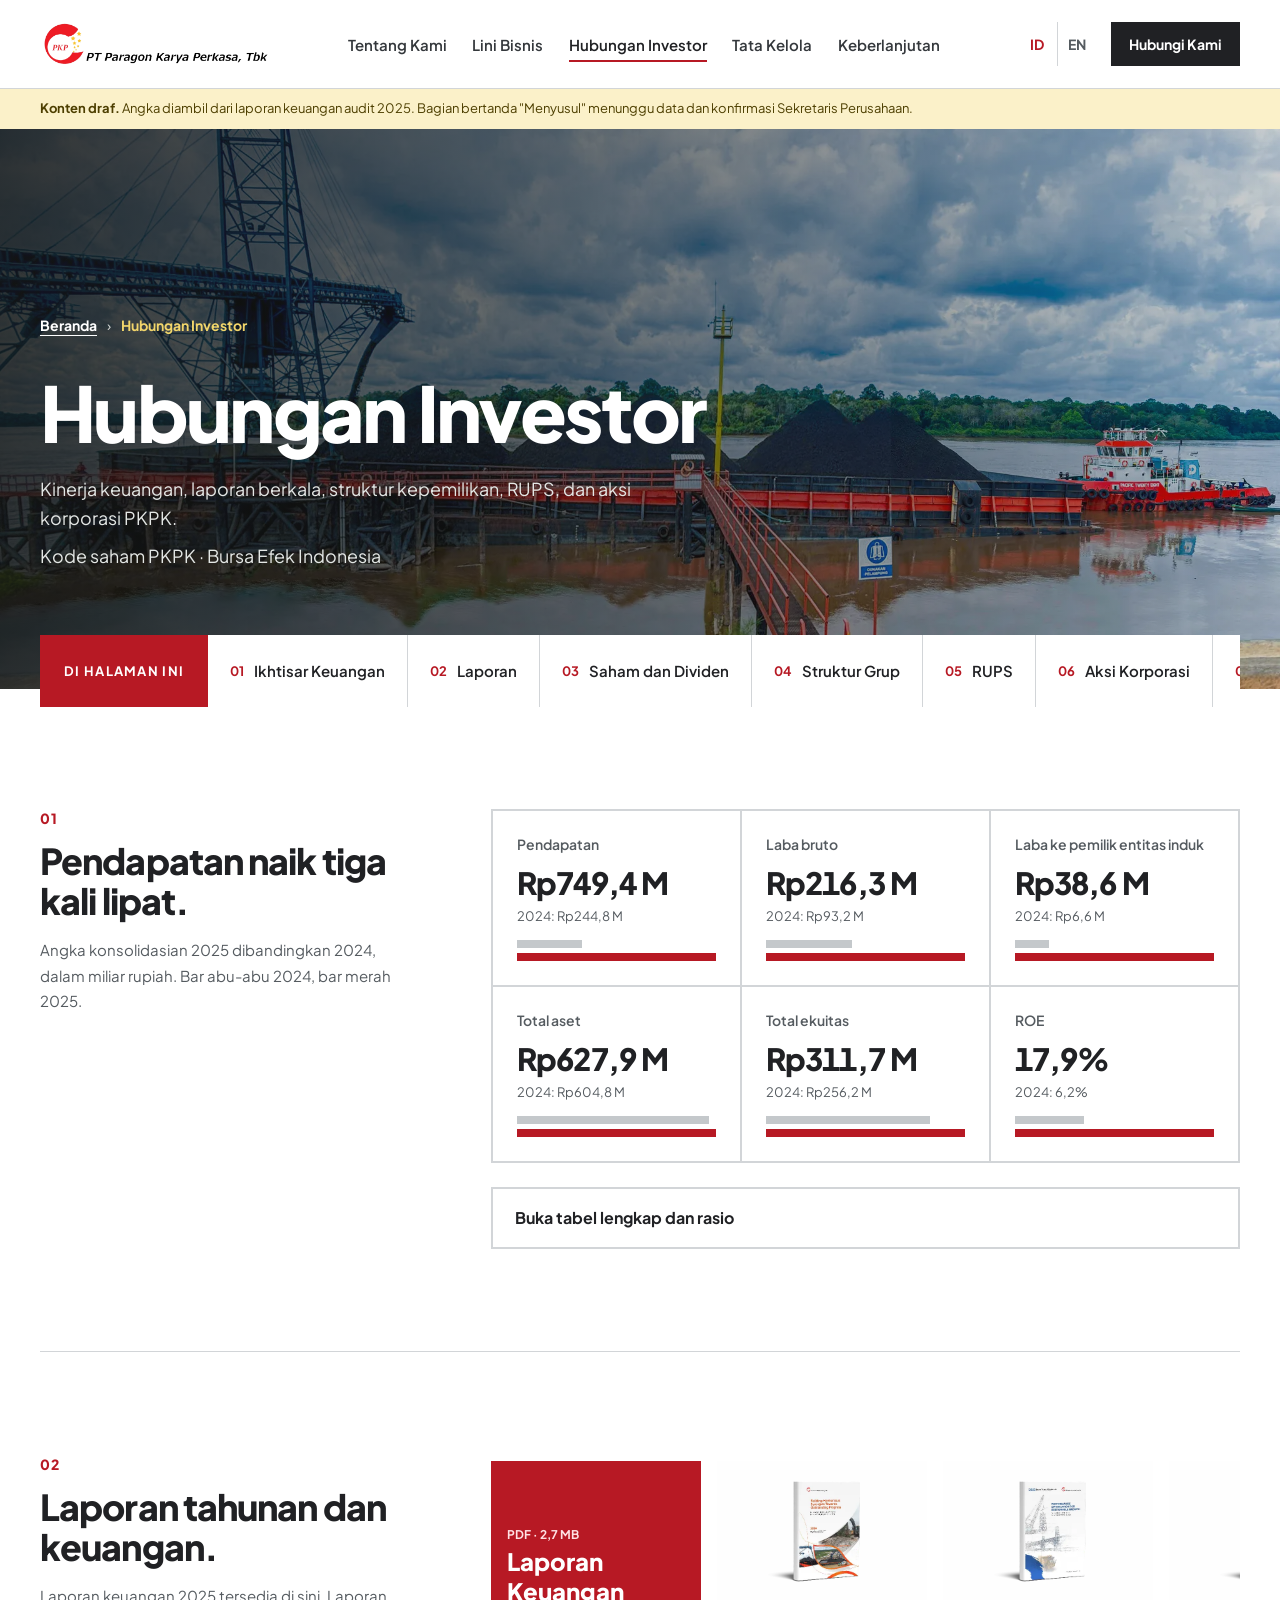
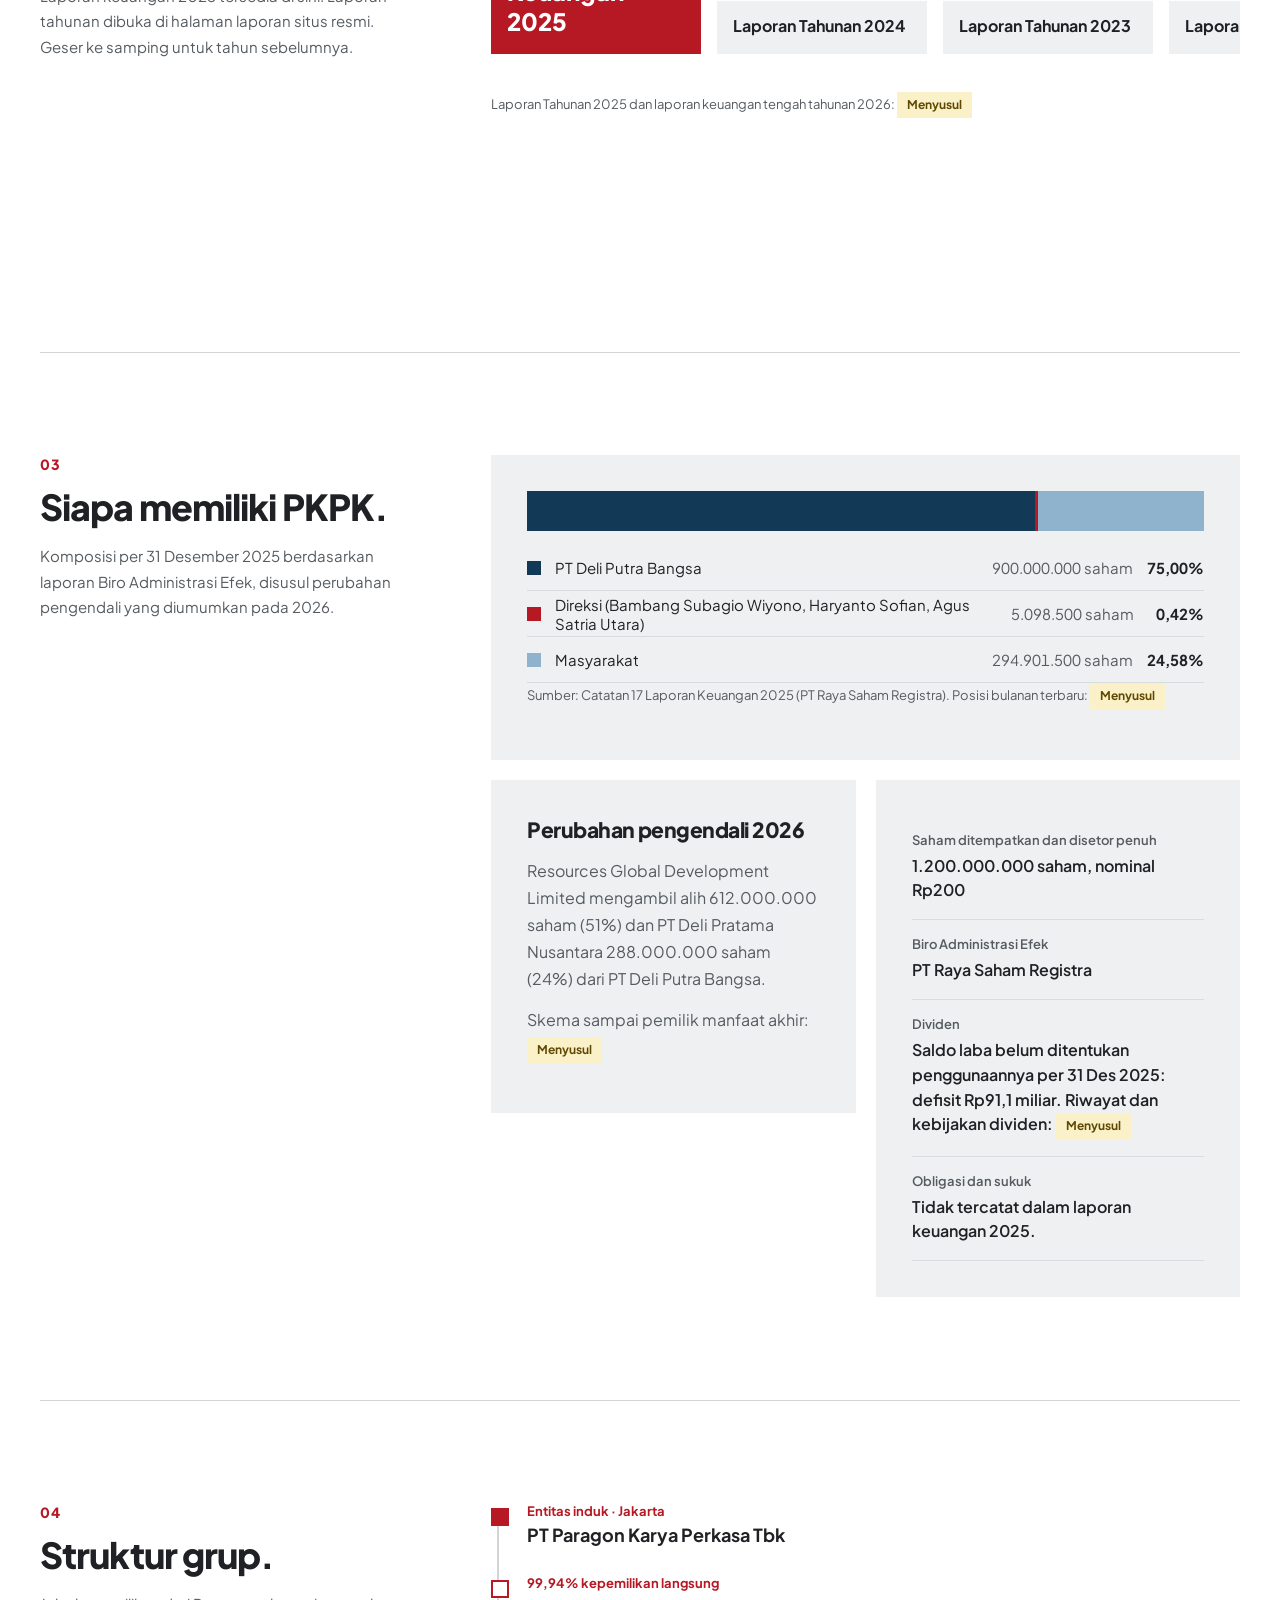
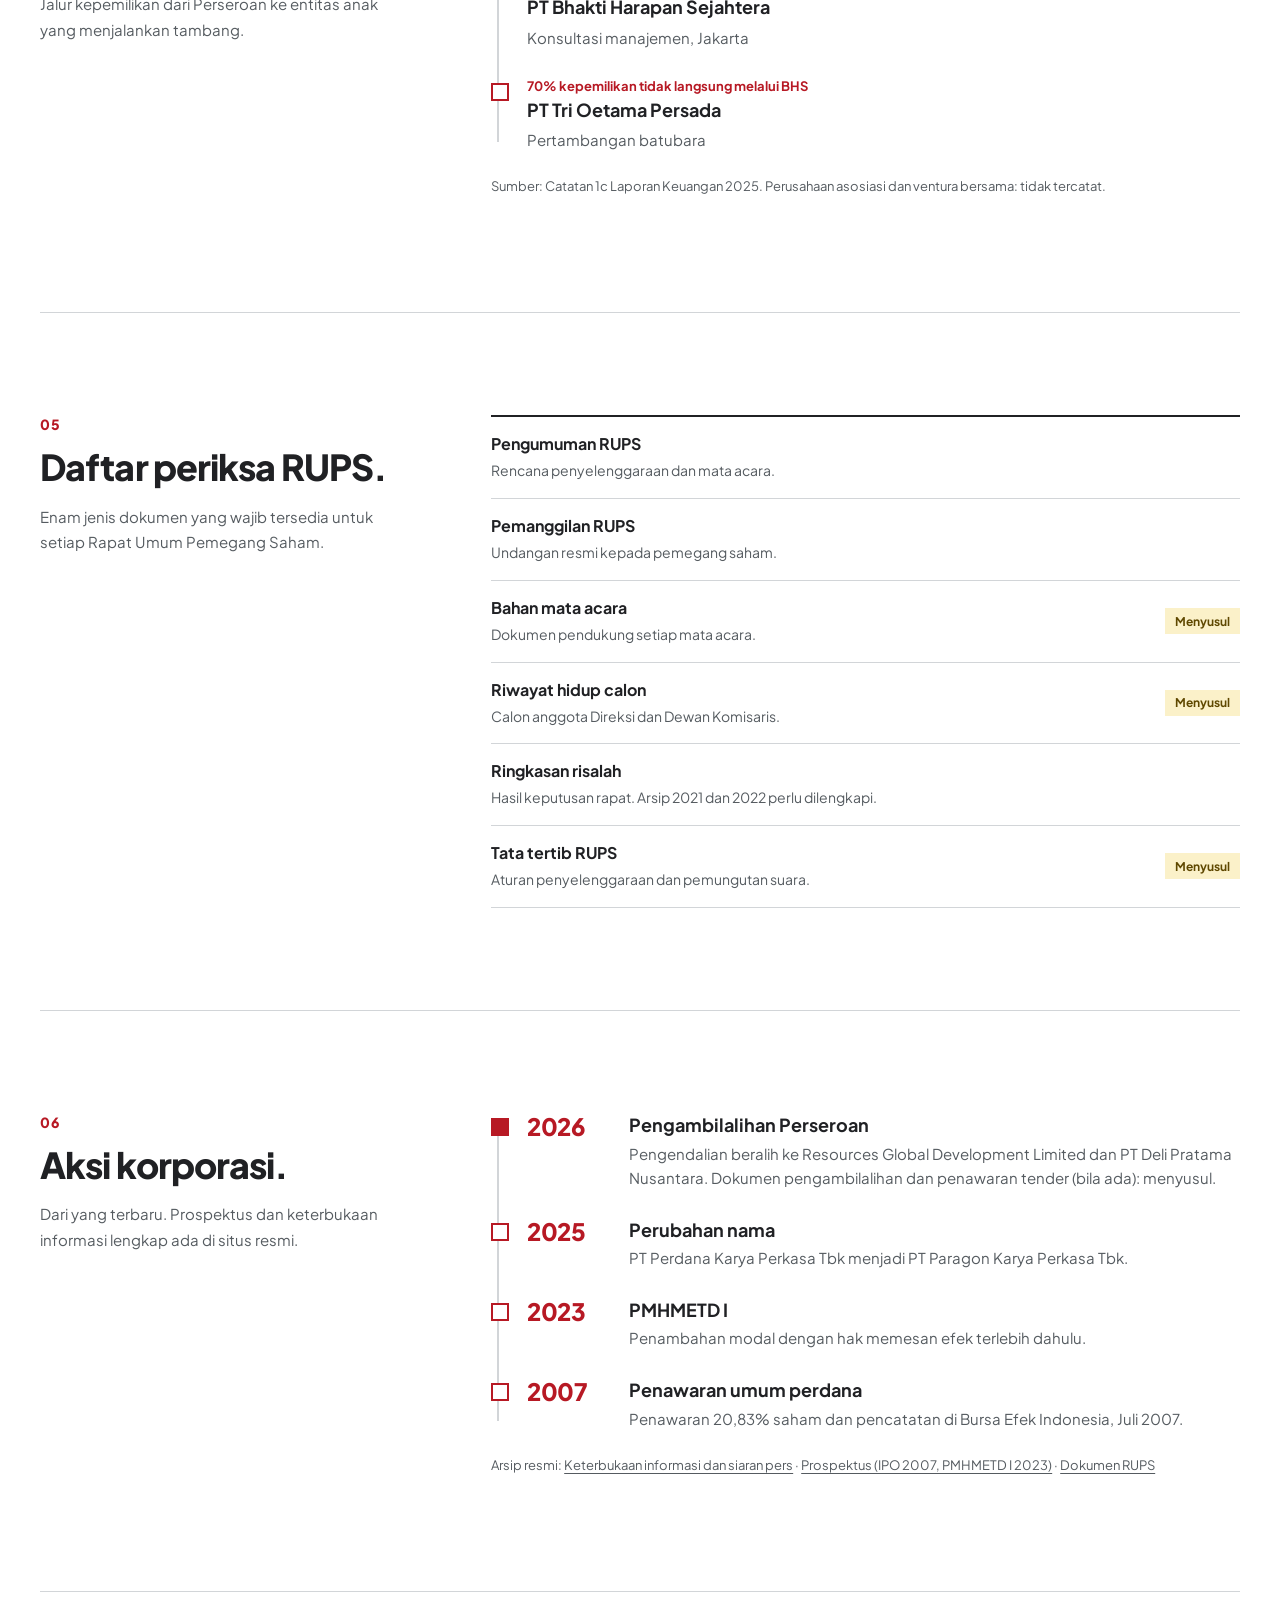
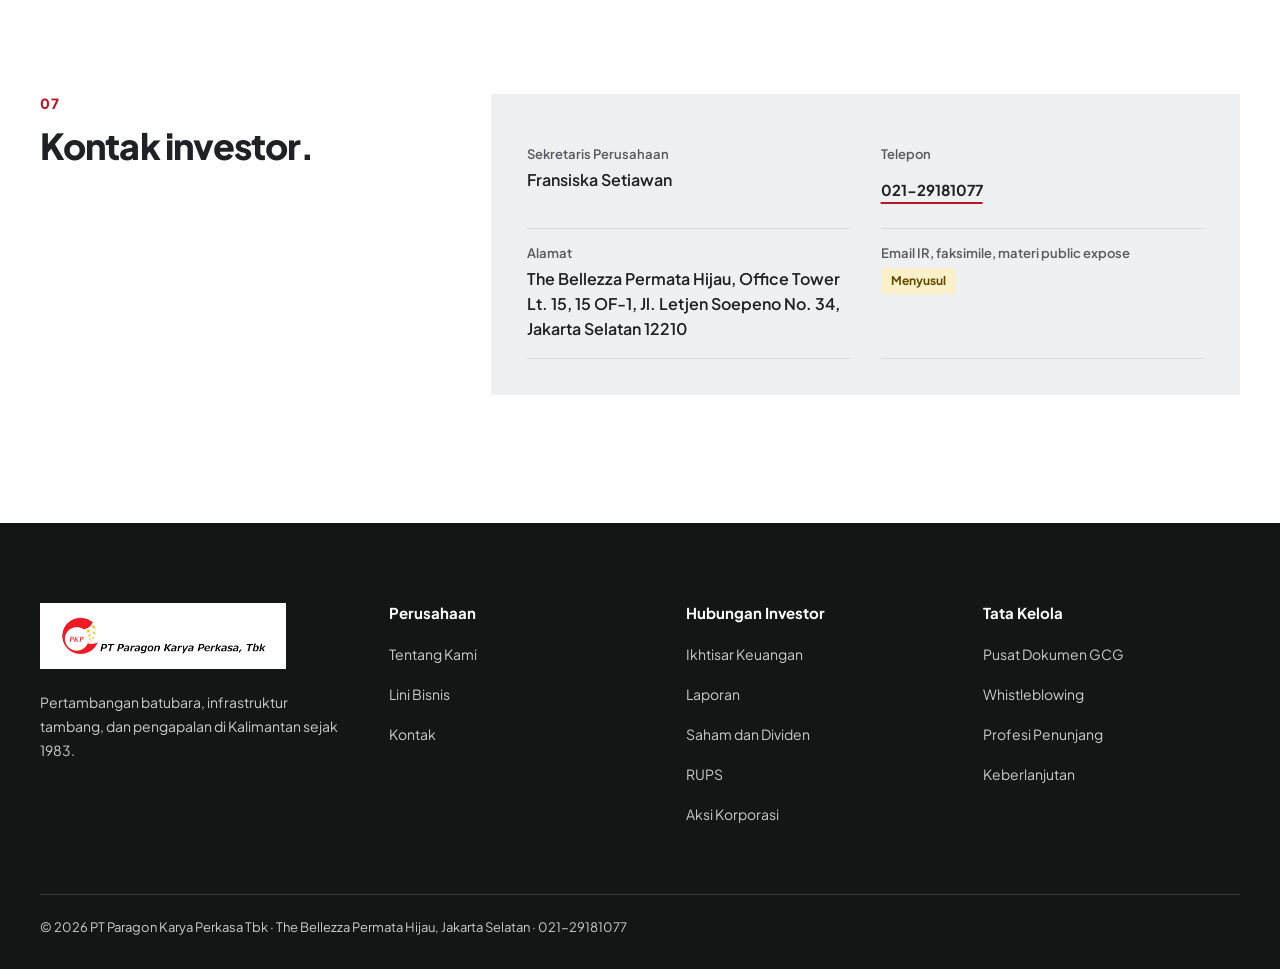
<file: investor.html>
<!doctype html>
<html lang="id" data-title-id="Hubungan Investor | PT Paragon Karya Perkasa Tbk" data-title-en="Investor Relations | PT Paragon Karya Perkasa Tbk">
<head>
  <meta charset="UTF-8" />
  <meta name="viewport" content="width=device-width, initial-scale=1" />
  <script>try{if(localStorage.getItem('pkpk-lang')==='en')document.documentElement.lang='en'}catch(e){}</script>
  <meta name="description" content="Ikhtisar keuangan, laporan, informasi saham dan dividen, struktur grup, RUPS, dan aksi korporasi PT Paragon Karya Perkasa Tbk." />
  <meta name="theme-color" content="#b71924" />
  <meta property="og:title" content="Hubungan Investor | PKPK" />
  <meta property="og:image" content="assets/hero-shipping.webp" />
  <title>Hubungan Investor | PT Paragon Karya Perkasa Tbk</title>
  <link rel="icon" type="image/png" href="assets/pkpk-mark.png" />
  <link rel="preconnect" href="https://fonts.googleapis.com" />
  <link rel="preconnect" href="https://fonts.gstatic.com" crossorigin />
  <link href="https://fonts.googleapis.com/css2?family=Plus+Jakarta+Sans:wght@400;500;600;700;800&display=swap" rel="stylesheet" />
  <link rel="stylesheet" href="styles.css" />
</head>
<body id="top">
  <a class="skip-link" href="#main-content"><span lang="id">Langsung ke konten</span><span lang="en">Skip to content</span></a>
  <header class="site-header">
    <div class="shell site-header__inner">
      <a class="brand" href="index.html" aria-label="PT Paragon Karya Perkasa Tbk, ke beranda" data-label-id="PT Paragon Karya Perkasa Tbk, ke beranda" data-label-en="PT Paragon Karya Perkasa Tbk, go to the home page"><img src="assets/pkpk-logo.png" width="300" height="55" alt="" /></a>
      <button class="menu-toggle" type="button" aria-controls="site-menu" aria-expanded="false" data-menu-button><span class="menu-toggle__label">Menu</span><span class="menu-toggle__icon" aria-hidden="true"></span></button>
      <nav id="site-menu" class="site-nav" aria-label="Navigasi utama" data-label-id="Navigasi utama" data-label-en="Main navigation" data-menu>
        <a href="about.html" data-menu-link><span lang="id">Tentang Kami</span><span lang="en">About Us</span></a>
        <a href="business.html" data-menu-link><span lang="id">Lini Bisnis</span><span lang="en">Business</span></a>
        <a href="investor.html" aria-current="page" data-menu-link><span lang="id">Hubungan Investor</span><span lang="en">Investor Relations</span></a>
        <a href="governance.html" data-menu-link><span lang="id">Tata Kelola</span><span lang="en">Governance</span></a>
        <a href="sustainability.html" data-menu-link><span lang="id">Keberlanjutan</span><span lang="en">Sustainability</span></a>
        <a class="site-nav__contact" href="index.html#kontak" data-menu-link><span lang="id">Kontak</span><span lang="en">Contact</span></a>
      </nav>
      <div class="header-tools">
        <div class="lang-switch" role="group" aria-label="Bahasa / Language"><button type="button" data-lang-set="id" aria-pressed="true">ID</button><button type="button" data-lang-set="en" aria-pressed="false">EN</button></div>
        <a class="header-cta" href="index.html#kontak"><span lang="id">Hubungi Kami</span><span lang="en">Contact Us</span></a>
      </div>
    </div>
  </header>
  <p class="draft-note"><span class="shell" style="display:block"><strong lang="id">Konten draf.</strong><strong lang="en">Draft content.</strong> <span lang="id">Angka diambil dari laporan keuangan audit 2025. Bagian bertanda "Menyusul" menunggu data dan konfirmasi Sekretaris Perusahaan.</span><span lang="en">Figures come from the audited 2025 financial statements. Items marked "To follow" await data and confirmation from the Corporate Secretary.</span></span></p>

  <main id="main-content">
    <header class="banner">
      <img src="assets/hero-shipping.webp" width="2048" height="1266" alt="" fetchpriority="high" style="object-position:50% 60%" />
      <div class="shell banner__inner">
        <nav class="crumbs" aria-label="Jejak halaman" data-label-id="Jejak halaman" data-label-en="Breadcrumb"><a href="index.html"><span lang="id">Beranda</span><span lang="en">Home</span></a><span aria-hidden="true">›</span><span aria-current="page"><span lang="id">Hubungan Investor</span><span lang="en">Investor Relations</span></span></nav>
        <h1><span lang="id">Hubungan Investor</span><span lang="en">Investor Relations</span></h1>
        <div class="banner__intro"><p><span lang="id">Kinerja keuangan, laporan berkala, struktur kepemilikan, RUPS, dan aksi korporasi PKPK.</span><span lang="en">PKPK's financial performance, periodic reports, ownership, general meetings, and corporate actions.</span></p><p><span lang="id">Kode saham PKPK · Bursa Efek Indonesia</span><span lang="en">Ticker PKPK · Indonesia Stock Exchange</span></p></div>
      </div>
    </header>
    <nav class="jump" aria-label="Di halaman ini" data-label-id="Di halaman ini" data-label-en="On this page">
      <div class="shell jump__inner"><span class="jump__label"><span lang="id">Di halaman ini</span><span lang="en">On this page</span></span><a href="#financials"><b>01</b><span lang="id">Ikhtisar Keuangan</span><span lang="en">Financial Highlights</span></a><a href="#reports"><b>02</b><span lang="id">Laporan</span><span lang="en">Reports</span></a><a href="#shares"><b>03</b><span lang="id">Saham dan Dividen</span><span lang="en">Shares and Dividends</span></a><a href="#group"><b>04</b><span lang="id">Struktur Grup</span><span lang="en">Group Structure</span></a><a href="#gms"><b>05</b><span lang="id">RUPS</span><span lang="en">GMS</span></a><a href="#disclosures"><b>06</b><span lang="id">Aksi Korporasi</span><span lang="en">Corporate Actions</span></a><a href="#ir-contact"><b>07</b><span lang="id">Kontak IR</span><span lang="en">IR Contact</span></a></div>
    </nav>

    <div class="shell page-body">

        <section id="financials" class="leg" aria-labelledby="financials-title">
          <header class="leg__head"><span class="leg__no">01</span><h2 id="financials-title"><span lang="id">Pendapatan naik tiga kali lipat.</span><span lang="en">Revenue tripled.</span></h2><p><span lang="id">Angka konsolidasian 2025 dibandingkan 2024, dalam miliar rupiah. Bar abu-abu 2024, bar merah 2025.</span><span lang="en">Consolidated 2025 figures against 2024, in billions of rupiah. Grey bar 2024, red bar 2025.</span></p></header>
          <dl class="metrics">
            <div class="metric"><dt><span lang="id">Pendapatan</span><span lang="en">Revenue</span></dt><dd><strong lang="id">Rp749,4 M</strong><strong lang="en">Rp749.4 bn</strong><small lang="id">2024: Rp244,8 M</small><small lang="en">2024: Rp244.8 bn</small><span class="spark" aria-hidden="true"><i style="--w:32.7%"></i><i style="--w:100%"></i></span></dd></div>
            <div class="metric"><dt><span lang="id">Laba bruto</span><span lang="en">Gross profit</span></dt><dd><strong lang="id">Rp216,3 M</strong><strong lang="en">Rp216.3 bn</strong><small lang="id">2024: Rp93,2 M</small><small lang="en">2024: Rp93.2 bn</small><span class="spark" aria-hidden="true"><i style="--w:43.1%"></i><i style="--w:100%"></i></span></dd></div>
            <div class="metric"><dt><span lang="id">Laba ke pemilik entitas induk</span><span lang="en">Income to owners of the parent</span></dt><dd><strong lang="id">Rp38,6 M</strong><strong lang="en">Rp38.6 bn</strong><small lang="id">2024: Rp6,6 M</small><small lang="en">2024: Rp6.6 bn</small><span class="spark" aria-hidden="true"><i style="--w:17.1%"></i><i style="--w:100%"></i></span></dd></div>
            <div class="metric"><dt><span lang="id">Total aset</span><span lang="en">Total assets</span></dt><dd><strong lang="id">Rp627,9 M</strong><strong lang="en">Rp627.9 bn</strong><small lang="id">2024: Rp604,8 M</small><small lang="en">2024: Rp604.8 bn</small><span class="spark" aria-hidden="true"><i style="--w:96.3%"></i><i style="--w:100%"></i></span></dd></div>
            <div class="metric"><dt><span lang="id">Total ekuitas</span><span lang="en">Total equity</span></dt><dd><strong lang="id">Rp311,7 M</strong><strong lang="en">Rp311.7 bn</strong><small lang="id">2024: Rp256,2 M</small><small lang="en">2024: Rp256.2 bn</small><span class="spark" aria-hidden="true"><i style="--w:82.2%"></i><i style="--w:100%"></i></span></dd></div>
            <div class="metric"><dt>ROE</dt><dd><strong lang="id">17,9%</strong><strong lang="en">17.9%</strong><small lang="id">2024: 6,2%</small><small lang="en">2024: 6.2%</small><span class="spark" aria-hidden="true"><i style="--w:34.6%"></i><i style="--w:100%"></i></span></dd></div>
          </dl>
          <details class="full-table">
            <summary><span lang="id">Buka tabel lengkap dan rasio</span><span lang="en">Open the full table and ratios</span></summary>
            <div class="table-wrap">
              <table class="data-table">
                <caption><span lang="id">Sumber: Laporan Keuangan Konsolidasian per 31 Desember 2025 dan 2024 (diaudit). Rasio memakai laba tahun berjalan dan total ekuitas. Data FY2021 sampai FY2023: menyusul.</span><span lang="en">Source: audited consolidated financial statements as of 31 December 2025 and 2024. Ratios use income for the year and total equity. FY2021 to FY2023 data: to follow.</span></caption>
                <thead><tr><th scope="col"><span lang="id">Pos (Rp miliar)</span><span lang="en">Item (Rp billion)</span></th><th scope="col">FY2025</th><th scope="col">FY2024</th></tr></thead>
                <tbody>
                  <tr class="is-group"><th scope="rowgroup" colspan="3"><span lang="id">Laba rugi</span><span lang="en">Profit or loss</span></th></tr>
                  <tr><th scope="row"><span lang="id">Pendapatan</span><span lang="en">Revenue</span></th><td><span lang="id">749,4</span><span lang="en">749.4</span></td><td><span lang="id">244,8</span><span lang="en">244.8</span></td></tr>
                  <tr><th scope="row"><span lang="id">Laba bruto</span><span lang="en">Gross profit</span></th><td><span lang="id">216,3</span><span lang="en">216.3</span></td><td><span lang="id">93,2</span><span lang="en">93.2</span></td></tr>
                  <tr><th scope="row"><span lang="id">Laba tahun berjalan</span><span lang="en">Income for the year</span></th><td><span lang="id">55,7</span><span lang="en">55.7</span></td><td><span lang="id">15,9</span><span lang="en">15.9</span></td></tr>
                  <tr><th scope="row"><span lang="id">Laba diatribusikan ke pemilik entitas induk</span><span lang="en">Income attributable to owners of the parent</span></th><td><span lang="id">38,6</span><span lang="en">38.6</span></td><td><span lang="id">6,6</span><span lang="en">6.6</span></td></tr>
                  <tr><th scope="row"><span lang="id">Total laba komprehensif</span><span lang="en">Total comprehensive income</span></th><td><span lang="id">55,6</span><span lang="en">55.6</span></td><td><span lang="id">16,1</span><span lang="en">16.1</span></td></tr>
                  <tr><th scope="row"><span lang="id">Laba per saham (Rp penuh)</span><span lang="en">Earnings per share (full Rp)</span></th><td><span lang="id">32,16</span><span lang="en">32.16</span></td><td><span lang="id">5,50</span><span lang="en">5.50</span></td></tr>
                  <tr class="is-group"><th scope="rowgroup" colspan="3"><span lang="id">Posisi keuangan</span><span lang="en">Financial position</span></th></tr>
                  <tr><th scope="row"><span lang="id">Total aset</span><span lang="en">Total assets</span></th><td><span lang="id">627,9</span><span lang="en">627.9</span></td><td><span lang="id">604,8</span><span lang="en">604.8</span></td></tr>
                  <tr><th scope="row"><span lang="id">Total liabilitas</span><span lang="en">Total liabilities</span></th><td><span lang="id">316,2</span><span lang="en">316.2</span></td><td><span lang="id">348,7</span><span lang="en">348.7</span></td></tr>
                  <tr><th scope="row"><span lang="id">Total ekuitas</span><span lang="en">Total equity</span></th><td><span lang="id">311,7</span><span lang="en">311.7</span></td><td><span lang="id">256,2</span><span lang="en">256.2</span></td></tr>
                  <tr class="is-group"><th scope="rowgroup" colspan="3"><span lang="id">Rasio</span><span lang="en">Ratios</span></th></tr>
                  <tr><th scope="row"><span lang="id">Marjin laba bruto</span><span lang="en">Gross margin</span></th><td><span lang="id">28,9%</span><span lang="en">28.9%</span></td><td><span lang="id">38,1%</span><span lang="en">38.1%</span></td></tr>
                  <tr><th scope="row"><span lang="id">Marjin laba bersih</span><span lang="en">Net margin</span></th><td><span lang="id">7,4%</span><span lang="en">7.4%</span></td><td><span lang="id">6,5%</span><span lang="en">6.5%</span></td></tr>
                  <tr><th scope="row">ROA</th><td><span lang="id">8,9%</span><span lang="en">8.9%</span></td><td><span lang="id">2,6%</span><span lang="en">2.6%</span></td></tr>
                  <tr><th scope="row">ROE</th><td><span lang="id">17,9%</span><span lang="en">17.9%</span></td><td><span lang="id">6,2%</span><span lang="en">6.2%</span></td></tr>
                  <tr><th scope="row"><span lang="id">Rasio lancar</span><span lang="en">Current ratio</span></th><td><span lang="id">0,37x</span><span lang="en">0.37x</span></td><td><span lang="id">0,50x</span><span lang="en">0.50x</span></td></tr>
                  <tr><th scope="row"><span lang="id">Liabilitas terhadap ekuitas</span><span lang="en">Debt to equity</span></th><td><span lang="id">1,01x</span><span lang="en">1.01x</span></td><td><span lang="id">1,36x</span><span lang="en">1.36x</span></td></tr>
                  <tr><th scope="row"><span lang="id">Liabilitas terhadap aset</span><span lang="en">Debt to assets</span></th><td><span lang="id">0,50x</span><span lang="en">0.50x</span></td><td><span lang="id">0,58x</span><span lang="en">0.58x</span></td></tr>
                </tbody>
              </table>
            </div>
          </details>
        </section>

        <section id="reports" class="leg" aria-labelledby="reports-title">
          <header class="leg__head"><span class="leg__no">02</span><h2 id="reports-title"><span lang="id">Laporan tahunan dan keuangan.</span><span lang="en">Annual and financial reports.</span></h2><p><span lang="id">Laporan keuangan 2025 tersedia di sini. Laporan tahunan dibuka di halaman laporan situs resmi. Geser ke samping untuk tahun sebelumnya.</span><span lang="en">The 2025 financial statements are here. Annual reports open on the official reports page. Scroll sideways for earlier years.</span></p></header>
          <div class="shelf" tabindex="0" role="region" aria-label="Rak laporan" data-label-id="Rak laporan" data-label-en="Report shelf">
            <a class="shelf__primary" href="assets/LK-Konsolidasian-31-Des-2025.pdf" target="_blank" rel="noopener noreferrer"><span><small>PDF · 2,7 MB</small><strong><span lang="id">Laporan Keuangan 2025</span><span lang="en">2025 Financial Statements</span></strong></span></a>
            <a href="#"><img src="assets/ar-2024.webp" width="600" height="400" alt="Sampul Laporan Tahunan 2024" data-alt-id="Sampul Laporan Tahunan 2024" data-alt-en="2024 Annual Report cover" loading="lazy" /><span><strong><span lang="id">Laporan Tahunan 2024</span><span lang="en">2024 Annual Report</span></strong></span></a>
            <a href="#"><img src="assets/ar-2023.webp" width="600" height="400" alt="Sampul Laporan Tahunan 2023" data-alt-id="Sampul Laporan Tahunan 2023" data-alt-en="2023 Annual Report cover" loading="lazy" /><span><strong><span lang="id">Laporan Tahunan 2023</span><span lang="en">2023 Annual Report</span></strong></span></a>
            <a href="#"><img src="assets/ar-2022.webp" width="600" height="400" alt="Sampul Laporan Tahunan 2022" data-alt-id="Sampul Laporan Tahunan 2022" data-alt-en="2022 Annual Report cover" loading="lazy" /><span><strong><span lang="id">Laporan Tahunan 2022</span><span lang="en">2022 Annual Report</span></strong></span></a>
            <a href="#"><img src="assets/ar-2021.webp" width="600" height="400" alt="Sampul Laporan Tahunan 2021" data-alt-id="Sampul Laporan Tahunan 2021" data-alt-en="2021 Annual Report cover" loading="lazy" /><span><strong><span lang="id">Laporan Tahunan 2021</span><span lang="en">2021 Annual Report</span></strong></span></a>
          </div>
          <p class="source"><span lang="id">Laporan Tahunan 2025 dan laporan keuangan tengah tahunan 2026:</span><span lang="en">2025 Annual Report and 2026 interim financial statements:</span> <span class="status"><span lang="id">Menyusul</span><span lang="en">To follow</span></span></p>
        </section>

        <section id="shares" class="leg" aria-labelledby="shares-title">
          <header class="leg__head"><span class="leg__no">03</span><h2 id="shares-title"><span lang="id">Siapa memiliki PKPK.</span><span lang="en">Who owns PKPK.</span></h2><p><span lang="id">Komposisi per 31 Desember 2025 berdasarkan laporan Biro Administrasi Efek, disusul perubahan pengendali yang diumumkan pada 2026.</span><span lang="en">Composition as of 31 December 2025 from the Share Registrar's report, followed by the change of control announced in 2026.</span></p></header>
          <div class="card">
            <div class="ownership__bar" role="img" aria-label="PT Deli Putra Bangsa 75 persen, Direksi 0,42 persen, Masyarakat 24,58 persen" data-label-id="PT Deli Putra Bangsa 75 persen, Direksi 0,42 persen, Masyarakat 24,58 persen" data-label-en="PT Deli Putra Bangsa 75 percent, Directors 0.42 percent, Public 24.58 percent"><span style="--w:75%;--c:#123a56"></span><span style="--w:0.42%;--c:#b71924"></span><span style="--w:24.58%;--c:#8fb3cd"></span></div>
            <ul class="ownership__legend">
              <li style="--c:#123a56"><span>PT Deli Putra Bangsa</span><em><span lang="id">900.000.000 saham</span><span lang="en">900,000,000 shares</span></em><b><span lang="id">75,00%</span><span lang="en">75.00%</span></b></li>
              <li style="--c:#b71924"><span><span lang="id">Direksi (Bambang Subagio Wiyono, Haryanto Sofian, Agus Satria Utara)</span><span lang="en">Directors (Bambang Subagio Wiyono, Haryanto Sofian, Agus Satria Utara)</span></span><em><span lang="id">5.098.500 saham</span><span lang="en">5,098,500 shares</span></em><b><span lang="id">0,42%</span><span lang="en">0.42%</span></b></li>
              <li style="--c:#8fb3cd"><span lang="id">Masyarakat</span><span lang="en">Public</span><em><span lang="id">294.901.500 saham</span><span lang="en">294,901,500 shares</span></em><b><span lang="id">24,58%</span><span lang="en">24.58%</span></b></li>
            </ul>
            <p class="source"><span lang="id">Sumber: Catatan 17 Laporan Keuangan 2025 (PT Raya Saham Registra). Posisi bulanan terbaru:</span><span lang="en">Source: Note 17 of the 2025 financial statements (PT Raya Saham Registra). Latest monthly position:</span> <span class="status"><span lang="id">Menyusul</span><span lang="en">To follow</span></span></p>
          </div>
          <div class="two-col" style="margin-top:20px">
            <div class="card">
              <h3><span lang="id">Perubahan pengendali 2026</span><span lang="en">2026 change of control</span></h3>
              <p><span lang="id">Resources Global Development Limited mengambil alih 612.000.000 saham (51%) dan PT Deli Pratama Nusantara 288.000.000 saham (24%) dari PT Deli Putra Bangsa.</span><span lang="en">Resources Global Development Limited acquired 612,000,000 shares (51%) and PT Deli Pratama Nusantara 288,000,000 shares (24%) from PT Deli Putra Bangsa.</span></p>
              <p><span lang="id">Skema sampai pemilik manfaat akhir:</span><span lang="en">Chart up to the ultimate beneficial owner:</span> <span class="status"><span lang="id">Menyusul</span><span lang="en">To follow</span></span></p>
              
            </div>
            <div class="card">
              <dl class="facts facts--single">
                <div><dt lang="id">Saham ditempatkan dan disetor penuh</dt><dt lang="en">Shares issued and fully paid</dt><dd><span lang="id">1.200.000.000 saham, nominal Rp200</span><span lang="en">1,200,000,000 shares, Rp200 par</span></dd></div>
                <div><dt lang="id">Biro Administrasi Efek</dt><dt lang="en">Share Registrar</dt><dd>PT Raya Saham Registra</dd></div>
                <div><dt lang="id">Dividen</dt><dt lang="en">Dividends</dt><dd><span lang="id">Saldo laba belum ditentukan penggunaannya per 31 Des 2025: defisit Rp91,1 miliar. Riwayat dan kebijakan dividen:</span><span lang="en">Unappropriated retained earnings at 31 Dec 2025: deficit of Rp91.1 billion. Dividend history and policy:</span> <span class="status"><span lang="id">Menyusul</span><span lang="en">To follow</span></span></dd></div>
                <div><dt lang="id">Obligasi dan sukuk</dt><dt lang="en">Bonds and sukuk</dt><dd><span lang="id">Tidak tercatat dalam laporan keuangan 2025.</span><span lang="en">None recorded in the 2025 financial statements.</span></dd></div>
              </dl>
            </div>
          </div>
        </section>

        <section id="group" class="leg" aria-labelledby="group-title">
          <header class="leg__head"><span class="leg__no">04</span><h2 id="group-title"><span lang="id">Struktur grup.</span><span lang="en">Group structure.</span></h2><p><span lang="id">Jalur kepemilikan dari Perseroan ke entitas anak yang menjalankan tambang.</span><span lang="en">The ownership path from the Company to the subsidiary that runs the mine.</span></p></header>
          <ol class="chain">
            <li class="is-key"><small><span lang="id">Entitas induk · Jakarta</span><span lang="en">Parent company · Jakarta</span></small><strong>PT Paragon Karya Perkasa Tbk</strong></li>
            <li><small><span lang="id">99,94% kepemilikan langsung</span><span lang="en">99.94% direct ownership</span></small><strong>PT Bhakti Harapan Sejahtera</strong><p><span lang="id">Konsultasi manajemen, Jakarta</span><span lang="en">Management consulting, Jakarta</span></p></li>
            <li><small><span lang="id">70% kepemilikan tidak langsung melalui BHS</span><span lang="en">70% indirect ownership through BHS</span></small><strong>PT Tri Oetama Persada</strong><p><span lang="id">Pertambangan batubara</span><span lang="en">Coal mining</span></p></li>
          </ol>
          <p class="source"><span lang="id">Sumber: Catatan 1c Laporan Keuangan 2025. Perusahaan asosiasi dan ventura bersama: tidak tercatat.</span><span lang="en">Source: Note 1c of the 2025 financial statements. Associates and joint ventures: none recorded.</span></p>
        </section>

        <section id="gms" class="leg" aria-labelledby="gms-title">
          <header class="leg__head"><span class="leg__no">05</span><h2 id="gms-title"><span lang="id">Daftar periksa RUPS.</span><span lang="en">GMS checklist.</span></h2><p><span lang="id">Enam jenis dokumen yang wajib tersedia untuk setiap Rapat Umum Pemegang Saham.</span><span lang="en">Six document types required for every General Meeting of Shareholders.</span></p></header>
          <ul class="checklist">
            <li><strong><span lang="id">Pengumuman RUPS</span><span lang="en">GMS announcement</span></strong><p><span lang="id">Rencana penyelenggaraan dan mata acara.</span><span lang="en">Meeting plan and agenda.</span></p></li>
            <li><strong><span lang="id">Pemanggilan RUPS</span><span lang="en">GMS notice</span></strong><p><span lang="id">Undangan resmi kepada pemegang saham.</span><span lang="en">Formal invitation to shareholders.</span></p></li>
            <li><strong><span lang="id">Bahan mata acara</span><span lang="en">Agenda materials</span></strong><p><span lang="id">Dokumen pendukung setiap mata acara.</span><span lang="en">Supporting documents for each agenda item.</span></p><span class="status"><span lang="id">Menyusul</span><span lang="en">To follow</span></span></li>
            <li><strong><span lang="id">Riwayat hidup calon</span><span lang="en">Candidate profiles</span></strong><p><span lang="id">Calon anggota Direksi dan Dewan Komisaris.</span><span lang="en">Candidates for the Boards.</span></p><span class="status"><span lang="id">Menyusul</span><span lang="en">To follow</span></span></li>
            <li><strong><span lang="id">Ringkasan risalah</span><span lang="en">Summary of minutes</span></strong><p><span lang="id">Hasil keputusan rapat. Arsip 2021 dan 2022 perlu dilengkapi.</span><span lang="en">Meeting resolutions. The 2021 and 2022 archive needs completing.</span></p></li>
            <li><strong><span lang="id">Tata tertib RUPS</span><span lang="en">Meeting rules</span></strong><p><span lang="id">Aturan penyelenggaraan dan pemungutan suara.</span><span lang="en">Rules of conduct and voting.</span></p><span class="status"><span lang="id">Menyusul</span><span lang="en">To follow</span></span></li>
          </ul>
        </section>

        <section id="disclosures" class="leg" aria-labelledby="disclosures-title">
          <header class="leg__head"><span class="leg__no">06</span><h2 id="disclosures-title"><span lang="id">Aksi korporasi.</span><span lang="en">Corporate actions.</span></h2><p><span lang="id">Dari yang terbaru. Prospektus dan keterbukaan informasi lengkap ada di situs resmi.</span><span lang="en">Newest first. Prospectuses and the full disclosure archive are on the official site.</span></p></header>
          <ol class="chain chain--years">
            <li class="is-key"><time>2026</time><strong><span lang="id">Pengambilalihan Perseroan</span><span lang="en">Takeover of the Company</span></strong><p><span lang="id">Pengendalian beralih ke Resources Global Development Limited dan PT Deli Pratama Nusantara. Dokumen pengambilalihan dan penawaran tender (bila ada): menyusul.</span><span lang="en">Control passed to Resources Global Development Limited and PT Deli Pratama Nusantara. Takeover and tender offer documents (if any): to follow.</span> </p></li>
            <li><time>2025</time><strong><span lang="id">Perubahan nama</span><span lang="en">Change of name</span></strong><p><span lang="id">PT Perdana Karya Perkasa Tbk menjadi PT Paragon Karya Perkasa Tbk.</span><span lang="en">PT Perdana Karya Perkasa Tbk became PT Paragon Karya Perkasa Tbk.</span></p></li>
            <li><time>2023</time><strong><span lang="id">PMHMETD I</span><span lang="en">Rights Issue I</span></strong><p><span lang="id">Penambahan modal dengan hak memesan efek terlebih dahulu.</span><span lang="en">Capital increase with pre-emptive rights.</span> </p></li>
            <li><time>2007</time><strong><span lang="id">Penawaran umum perdana</span><span lang="en">Initial public offering</span></strong><p><span lang="id">Penawaran 20,83% saham dan pencatatan di Bursa Efek Indonesia, Juli 2007.</span><span lang="en">Offering of 20.83% of shares and listing on the Indonesia Stock Exchange, July 2007.</span></p></li>
          </ol>
          <p class="source"><span lang="id">Arsip resmi:</span><span lang="en">Official archive:</span> <a href="#"><span lang="id">Keterbukaan informasi dan siaran pers</span><span lang="en">Disclosures and press releases</span></a> · <a href="#"><span lang="id">Prospektus (IPO 2007, PMHMETD I 2023)</span><span lang="en">Prospectuses (2007 IPO, 2023 Rights Issue I)</span></a> · <a href="#"><span lang="id">Dokumen RUPS</span><span lang="en">GMS documents</span></a></p>
        </section>

        <section id="ir-contact" class="leg" aria-labelledby="ir-title">
          <header class="leg__head"><span class="leg__no">07</span><h2 id="ir-title"><span lang="id">Kontak investor.</span><span lang="en">Investor contact.</span></h2></header>
          <div class="card">
            <dl class="facts">
              <div><dt lang="id">Sekretaris Perusahaan</dt><dt lang="en">Corporate Secretary</dt><dd>Fransiska Setiawan</dd></div>
              <div><dt lang="id">Telepon</dt><dt lang="en">Telephone</dt><dd><a class="text-link" href="tel:+622129181077">021-29181077</a></dd></div>
              <div><dt lang="id">Alamat</dt><dt lang="en">Address</dt><dd>The Bellezza Permata Hijau, Office Tower Lt. 15, 15 OF-1, Jl. Letjen Soepeno No. 34, Jakarta Selatan 12210</dd></div>
              <div><dt lang="id">Email IR, faksimile, materi public expose</dt><dt lang="en">IR email, fax, public expose materials</dt><dd><span class="status"><span lang="id">Menyusul</span><span lang="en">To follow</span></span></dd></div>
            </dl>
          </div>
        </section>
    </div>
  </main>
  <footer class="site-footer">
    <div class="shell site-footer__top">
      <div class="site-footer__about"><a class="footer-brand" href="index.html" aria-label="PT Paragon Karya Perkasa Tbk, ke beranda" data-label-id="PT Paragon Karya Perkasa Tbk, ke beranda" data-label-en="PT Paragon Karya Perkasa Tbk, go to the home page"><img src="assets/pkpk-logo.png" width="300" height="55" alt="" /></a><p><span lang="id">Pertambangan batubara, infrastruktur tambang, dan pengapalan di Kalimantan sejak 1983.</span><span lang="en">Coal mining, mining infrastructure, and shipping in Kalimantan since 1983.</span></p></div>
      <nav aria-label="Perusahaan" data-label-id="Perusahaan" data-label-en="Company"><strong><span lang="id">Perusahaan</span><span lang="en">Company</span></strong><a href="about.html"><span lang="id">Tentang Kami</span><span lang="en">About Us</span></a><a href="business.html"><span lang="id">Lini Bisnis</span><span lang="en">Business</span></a><a href="index.html#kontak"><span lang="id">Kontak</span><span lang="en">Contact</span></a></nav>
      <nav aria-label="Hubungan Investor" data-label-id="Hubungan Investor" data-label-en="Investor Relations"><strong><span lang="id">Hubungan Investor</span><span lang="en">Investor Relations</span></strong><a href="investor.html#financials"><span lang="id">Ikhtisar Keuangan</span><span lang="en">Financial Highlights</span></a><a href="investor.html#reports"><span lang="id">Laporan</span><span lang="en">Reports</span></a><a href="investor.html#shares"><span lang="id">Saham dan Dividen</span><span lang="en">Shares and Dividends</span></a><a href="investor.html#gms"><span lang="id">RUPS</span><span lang="en">GMS</span></a><a href="investor.html#disclosures"><span lang="id">Aksi Korporasi</span><span lang="en">Corporate Actions</span></a></nav>
      <nav aria-label="Tata Kelola dan Keberlanjutan" data-label-id="Tata Kelola dan Keberlanjutan" data-label-en="Governance and Sustainability"><strong><span lang="id">Tata Kelola</span><span lang="en">Governance</span></strong><a href="governance.html#documents"><span lang="id">Pusat Dokumen GCG</span><span lang="en">GCG Documents</span></a><a href="governance.html#whistleblowing">Whistleblowing</a><a href="governance.html#professionals"><span lang="id">Profesi Penunjang</span><span lang="en">Market Professionals</span></a><a href="sustainability.html"><span lang="id">Keberlanjutan</span><span lang="en">Sustainability</span></a></nav>
    </div>
    <div class="shell site-footer__base"><span>© 2026 PT Paragon Karya Perkasa Tbk · The Bellezza Permata Hijau, Jakarta Selatan · 021-29181077</span></div>
  </footer>
  <button class="scroll-up" type="button" aria-label="Kembali ke atas" data-label-id="Kembali ke atas" data-label-en="Back to top" data-scroll-up><span aria-hidden="true">↑</span></button>
  <script src="app.js" defer></script>
</body>
</html>
</file>
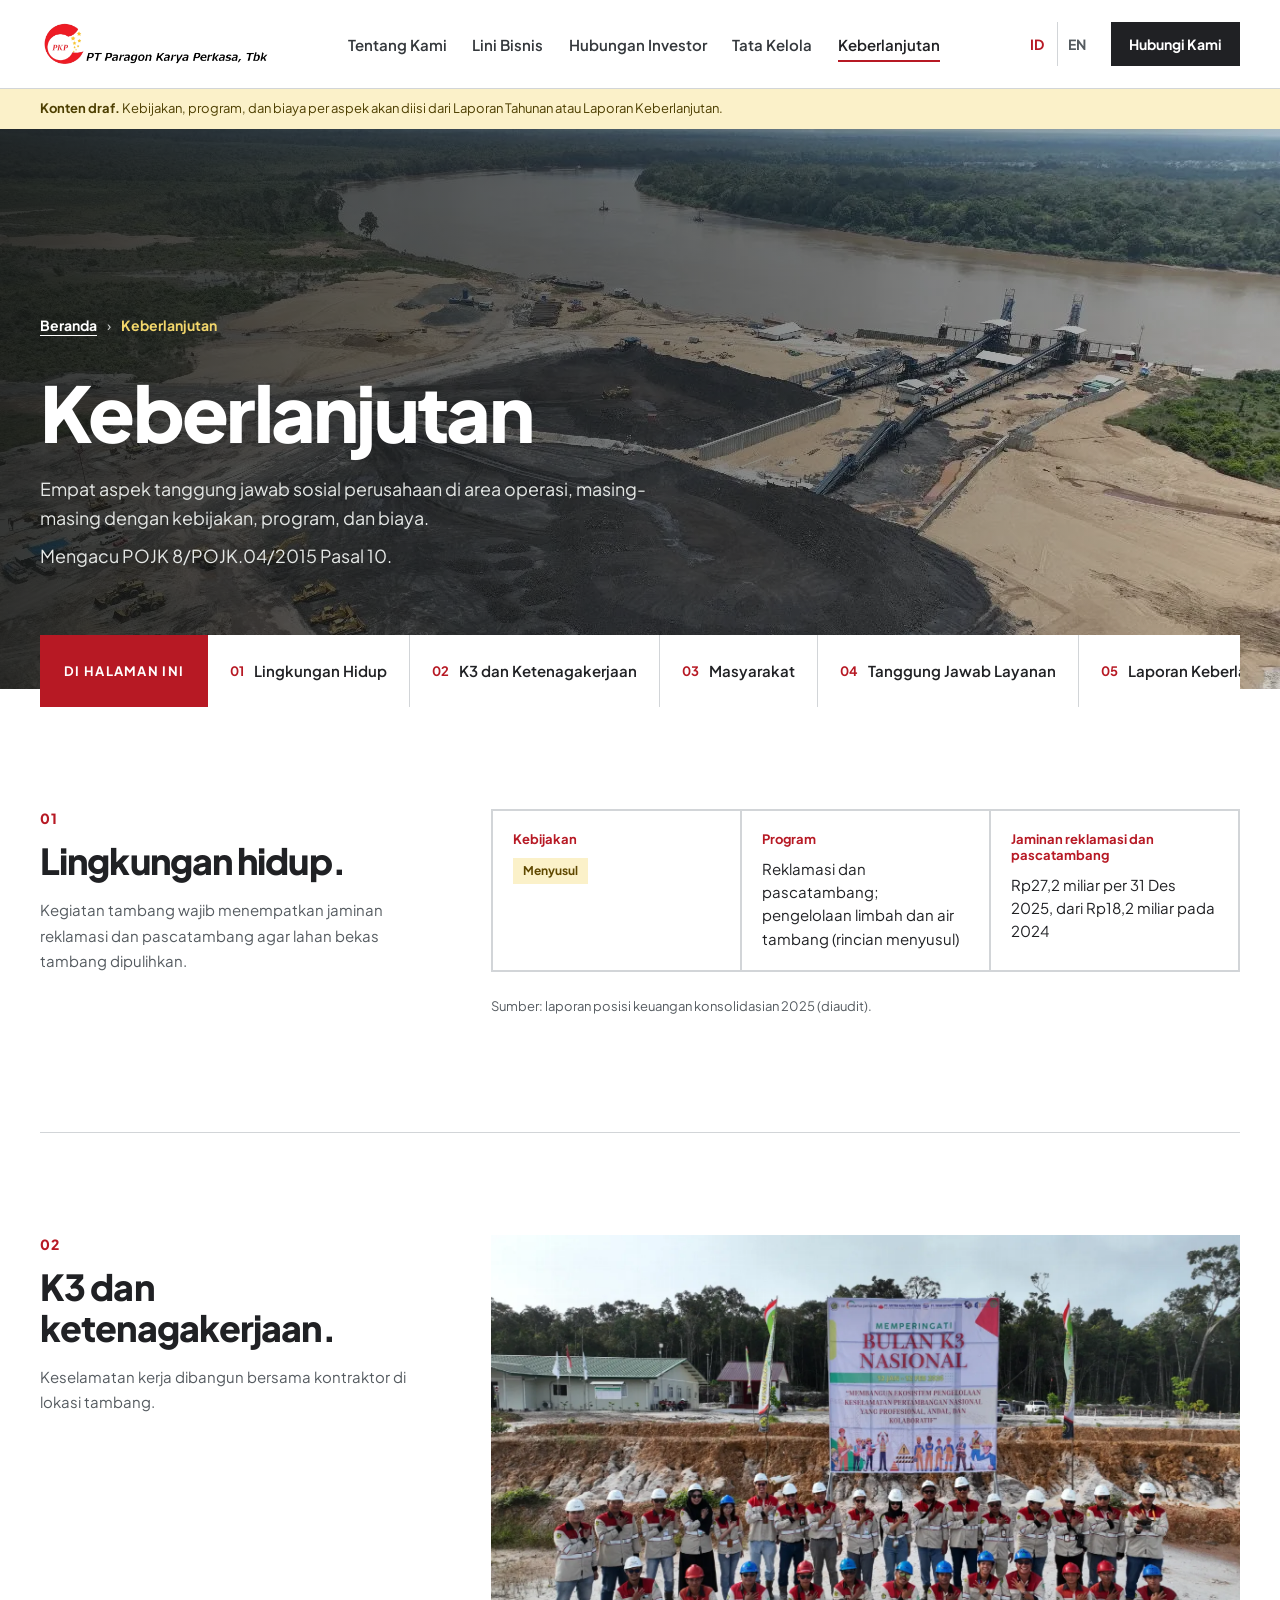
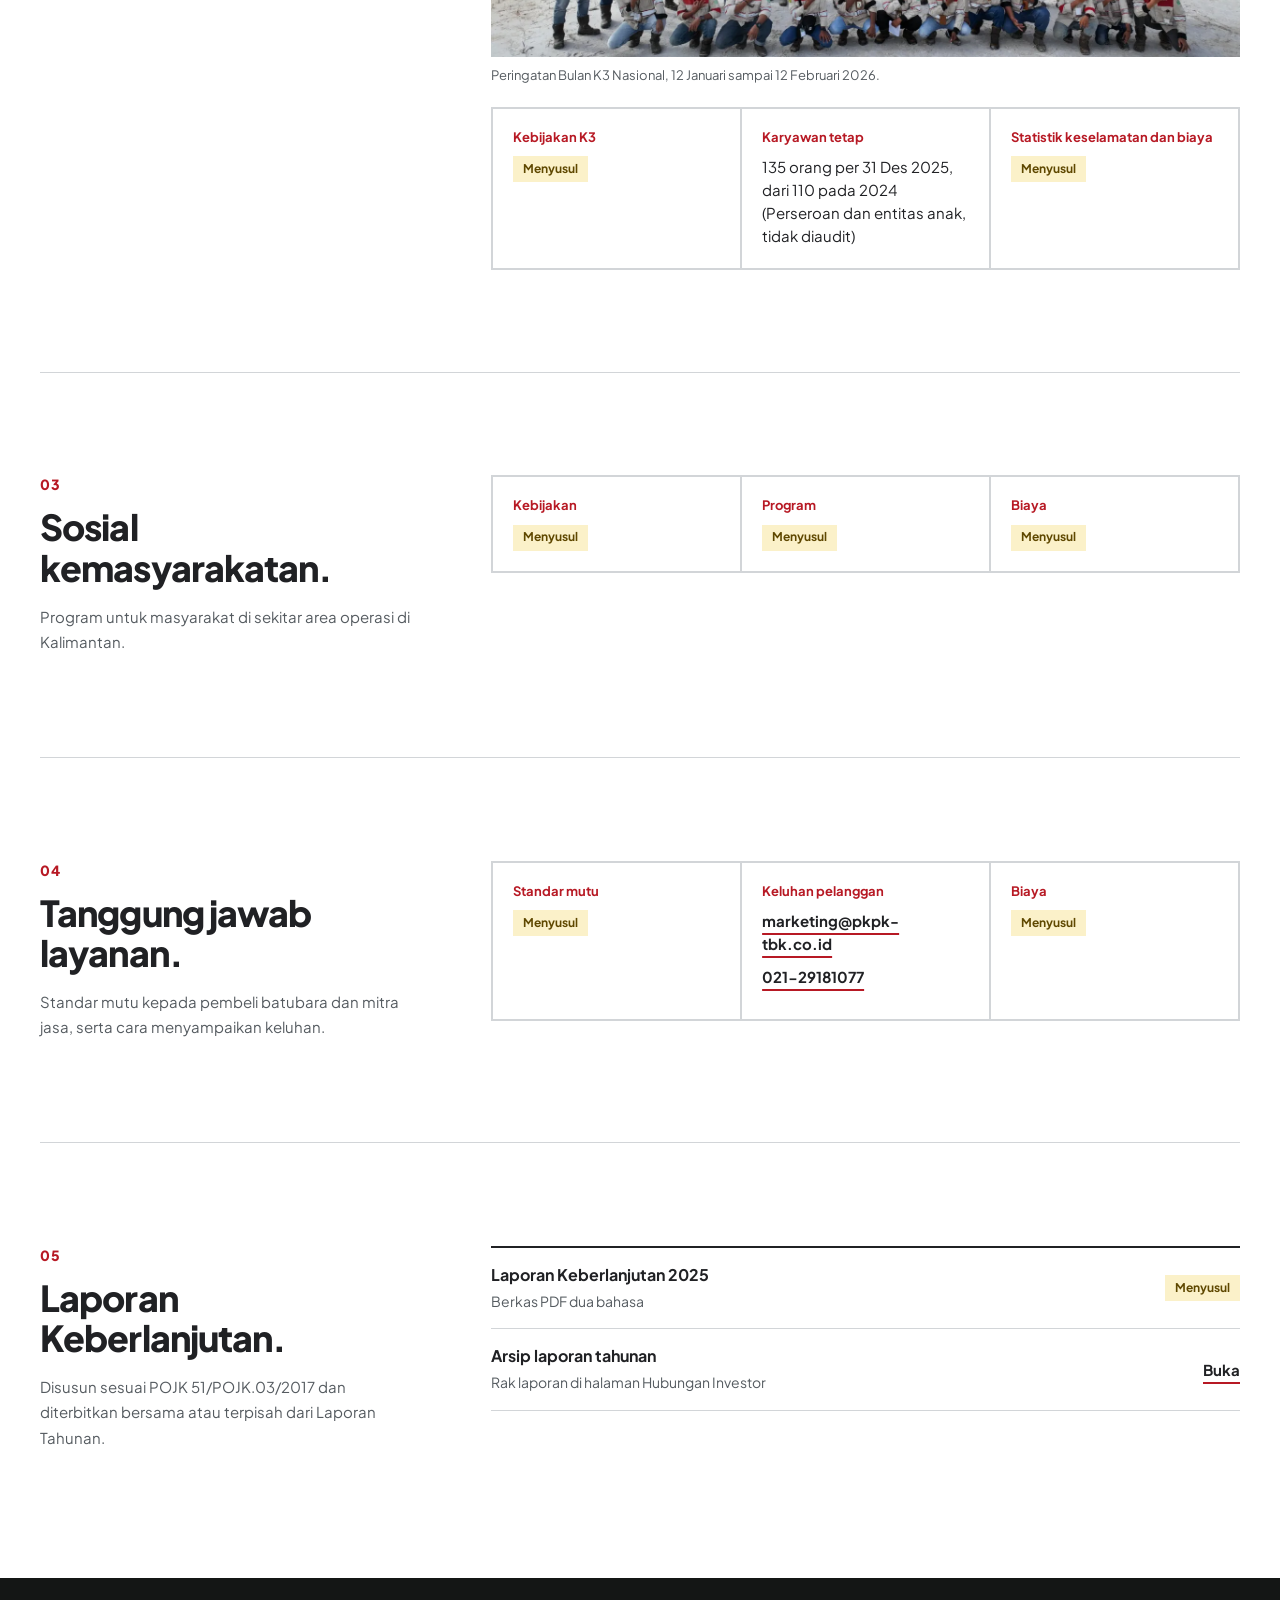
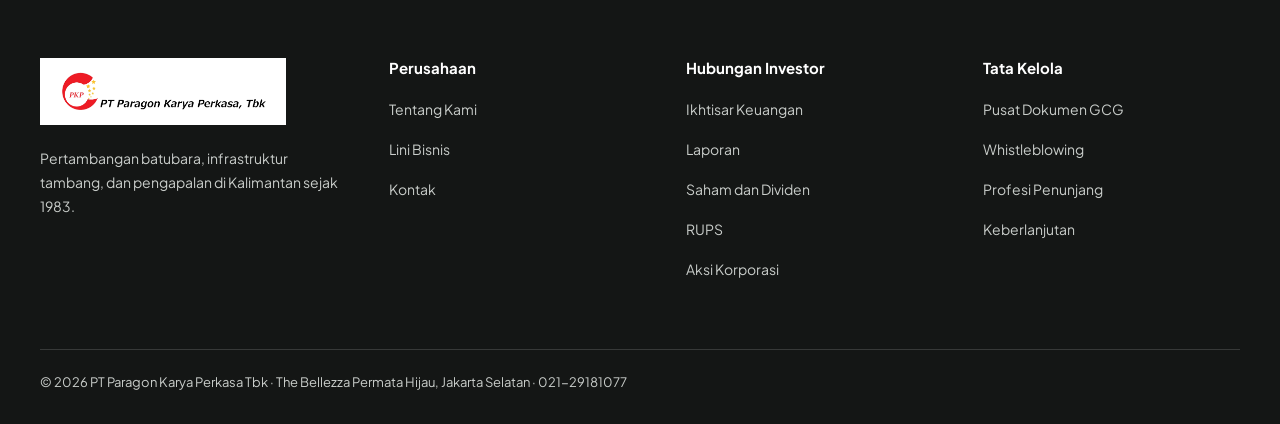
<file: sustainability.html>
<!doctype html>
<html lang="id" data-title-id="Keberlanjutan | PT Paragon Karya Perkasa Tbk" data-title-en="Sustainability | PT Paragon Karya Perkasa Tbk">
<head>
  <meta charset="UTF-8" />
  <meta name="viewport" content="width=device-width, initial-scale=1" />
  <script>try{if(localStorage.getItem('pkpk-lang')==='en')document.documentElement.lang='en'}catch(e){}</script>
  <meta name="description" content="Tanggung jawab sosial PT Paragon Karya Perkasa Tbk: lingkungan hidup, K3 dan ketenagakerjaan, pengembangan masyarakat, dan tanggung jawab layanan." />
  <meta name="theme-color" content="#b71924" />
  <meta property="og:title" content="Keberlanjutan | PKPK" />
  <meta property="og:image" content="assets/k3-bulan-nasional.webp" />
  <title>Keberlanjutan | PT Paragon Karya Perkasa Tbk</title>
  <link rel="icon" type="image/png" href="assets/pkpk-mark.png" />
  <link rel="preconnect" href="https://fonts.googleapis.com" />
  <link rel="preconnect" href="https://fonts.gstatic.com" crossorigin />
  <link href="https://fonts.googleapis.com/css2?family=Plus+Jakarta+Sans:wght@400;500;600;700;800&display=swap" rel="stylesheet" />
  <link rel="stylesheet" href="styles.css" />
</head>
<body id="top">
  <a class="skip-link" href="#main-content"><span lang="id">Langsung ke konten</span><span lang="en">Skip to content</span></a>
  <header class="site-header">
    <div class="shell site-header__inner">
      <a class="brand" href="index.html" aria-label="PT Paragon Karya Perkasa Tbk, ke beranda" data-label-id="PT Paragon Karya Perkasa Tbk, ke beranda" data-label-en="PT Paragon Karya Perkasa Tbk, go to the home page"><img src="assets/pkpk-logo.png" width="300" height="55" alt="" /></a>
      <button class="menu-toggle" type="button" aria-controls="site-menu" aria-expanded="false" data-menu-button><span class="menu-toggle__label">Menu</span><span class="menu-toggle__icon" aria-hidden="true"></span></button>
      <nav id="site-menu" class="site-nav" aria-label="Navigasi utama" data-label-id="Navigasi utama" data-label-en="Main navigation" data-menu>
        <a href="about.html" data-menu-link><span lang="id">Tentang Kami</span><span lang="en">About Us</span></a>
        <a href="business.html" data-menu-link><span lang="id">Lini Bisnis</span><span lang="en">Business</span></a>
        <a href="investor.html" data-menu-link><span lang="id">Hubungan Investor</span><span lang="en">Investor Relations</span></a>
        <a href="governance.html" data-menu-link><span lang="id">Tata Kelola</span><span lang="en">Governance</span></a>
        <a href="sustainability.html" aria-current="page" data-menu-link><span lang="id">Keberlanjutan</span><span lang="en">Sustainability</span></a>
        <a class="site-nav__contact" href="index.html#kontak" data-menu-link><span lang="id">Kontak</span><span lang="en">Contact</span></a>
      </nav>
      <div class="header-tools">
        <div class="lang-switch" role="group" aria-label="Bahasa / Language"><button type="button" data-lang-set="id" aria-pressed="true">ID</button><button type="button" data-lang-set="en" aria-pressed="false">EN</button></div>
        <a class="header-cta" href="index.html#kontak"><span lang="id">Hubungi Kami</span><span lang="en">Contact Us</span></a>
      </div>
    </div>
  </header>
  <p class="draft-note"><span class="shell" style="display:block"><strong lang="id">Konten draf.</strong><strong lang="en">Draft content.</strong> <span lang="id">Kebijakan, program, dan biaya per aspek akan diisi dari Laporan Tahunan atau Laporan Keberlanjutan.</span><span lang="en">Policies, programmes, and spending per aspect will come from the Annual Report or Sustainability Report.</span></span></p>

  <main id="main-content">
    <header class="banner">
      <img src="assets/stockpile-jetty-udara.webp" width="1280" height="590" alt="" fetchpriority="high" style="object-position:50% 30%" />
      <div class="shell banner__inner">
        <nav class="crumbs" aria-label="Jejak halaman" data-label-id="Jejak halaman" data-label-en="Breadcrumb"><a href="index.html"><span lang="id">Beranda</span><span lang="en">Home</span></a><span aria-hidden="true">›</span><span aria-current="page"><span lang="id">Keberlanjutan</span><span lang="en">Sustainability</span></span></nav>
        <h1><span lang="id">Keberlanjutan</span><span lang="en">Sustainability</span></h1>
        <div class="banner__intro"><p><span lang="id">Empat aspek tanggung jawab sosial perusahaan di area operasi, masing-masing dengan kebijakan, program, dan biaya.</span><span lang="en">Four aspects of corporate social responsibility across the operating areas, each with its policy, programmes, and spending.</span></p><p><span lang="id">Mengacu POJK 8/POJK.04/2015 Pasal 10.</span><span lang="en">Under POJK 8/POJK.04/2015, Article 10.</span></p></div>
      </div>
    </header>
    <nav class="jump" aria-label="Di halaman ini" data-label-id="Di halaman ini" data-label-en="On this page">
      <div class="shell jump__inner"><span class="jump__label"><span lang="id">Di halaman ini</span><span lang="en">On this page</span></span><a href="#environment"><b>01</b><span lang="id">Lingkungan Hidup</span><span lang="en">Environment</span></a><a href="#safety"><b>02</b><span lang="id">K3 dan Ketenagakerjaan</span><span lang="en">Health, Safety, Labour</span></a><a href="#community"><b>03</b><span lang="id">Masyarakat</span><span lang="en">Community</span></a><a href="#service"><b>04</b><span lang="id">Tanggung Jawab Layanan</span><span lang="en">Service Responsibility</span></a><a href="#report"><b>05</b><span lang="id">Laporan Keberlanjutan</span><span lang="en">Sustainability Report</span></a></div>
    </nav>

    <div class="shell page-body">

        <section id="environment" class="leg" aria-labelledby="environment-title">
          <header class="leg__head"><span class="leg__no">01</span><h2 id="environment-title"><span lang="id">Lingkungan hidup.</span><span lang="en">Environment.</span></h2><p><span lang="id">Kegiatan tambang wajib menempatkan jaminan reklamasi dan pascatambang agar lahan bekas tambang dipulihkan.</span><span lang="en">Mining requires reclamation and post-mining guarantees so that mined land is restored.</span></p></header>
          <dl class="ppb">
            <div><dt lang="id">Kebijakan</dt><dt lang="en">Policy</dt><dd><span class="status"><span lang="id">Menyusul</span><span lang="en">To follow</span></span></dd></div>
            <div><dt lang="id">Program</dt><dt lang="en">Programmes</dt><dd><span lang="id">Reklamasi dan pascatambang; pengelolaan limbah dan air tambang (rincian menyusul)</span><span lang="en">Reclamation and post-mining; waste and mine-water management (details to follow)</span></dd></div>
            <div><dt lang="id">Jaminan reklamasi dan pascatambang</dt><dt lang="en">Reclamation and post-mining guarantee</dt><dd><span lang="id">Rp27,2 miliar per 31 Des 2025, dari Rp18,2 miliar pada 2024</span><span lang="en">Rp27.2 billion at 31 Dec 2025, from Rp18.2 billion in 2024</span></dd></div>
          </dl>
          <p class="source"><span lang="id">Sumber: laporan posisi keuangan konsolidasian 2025 (diaudit).</span><span lang="en">Source: 2025 audited consolidated statement of financial position.</span></p>
        </section>

        <section id="safety" class="leg" aria-labelledby="safety-title">
          <header class="leg__head"><span class="leg__no">02</span><h2 id="safety-title"><span lang="id">K3 dan ketenagakerjaan.</span><span lang="en">Health, safety and labour.</span></h2><p><span lang="id">Keselamatan kerja dibangun bersama kontraktor di lokasi tambang.</span><span lang="en">Workplace safety is built together with contractors at the mine site.</span></p></header>
          <figure class="wide-photo"><img src="assets/k3-bulan-nasional.webp" width="1600" height="900" alt="Tim lapangan pada peringatan Bulan K3 Nasional 2026 di lokasi tambang" data-alt-id="Tim lapangan pada peringatan Bulan K3 Nasional 2026 di lokasi tambang" data-alt-en="Field team at the 2026 National OHS Month commemoration on the mine site" loading="lazy" /><figcaption><span lang="id">Peringatan Bulan K3 Nasional, 12 Januari sampai 12 Februari 2026.</span><span lang="en">National OHS Month, 12 January to 12 February 2026.</span></figcaption></figure>
          <dl class="ppb">
            <div><dt lang="id">Kebijakan K3</dt><dt lang="en">OHS policy</dt><dd><span class="status"><span lang="id">Menyusul</span><span lang="en">To follow</span></span></dd></div>
            <div><dt lang="id">Karyawan tetap</dt><dt lang="en">Permanent employees</dt><dd><span lang="id">135 orang per 31 Des 2025, dari 110 pada 2024 (Perseroan dan entitas anak, tidak diaudit)</span><span lang="en">135 at 31 Dec 2025, from 110 in 2024 (Company and subsidiaries, unaudited)</span></dd></div>
            <div><dt lang="id">Statistik keselamatan dan biaya</dt><dt lang="en">Safety statistics and spending</dt><dd><span class="status"><span lang="id">Menyusul</span><span lang="en">To follow</span></span></dd></div>
          </dl>
        </section>

        <section id="community" class="leg" aria-labelledby="community-title">
          <header class="leg__head"><span class="leg__no">03</span><h2 id="community-title"><span lang="id">Sosial kemasyarakatan.</span><span lang="en">Community development.</span></h2><p><span lang="id">Program untuk masyarakat di sekitar area operasi di Kalimantan.</span><span lang="en">Programmes for communities around the operating areas in Kalimantan.</span></p></header>
          <dl class="ppb">
            <div><dt lang="id">Kebijakan</dt><dt lang="en">Policy</dt><dd><span class="status"><span lang="id">Menyusul</span><span lang="en">To follow</span></span></dd></div>
            <div><dt lang="id">Program</dt><dt lang="en">Programmes</dt><dd><span class="status"><span lang="id">Menyusul</span><span lang="en">To follow</span></span></dd></div>
            <div><dt lang="id">Biaya</dt><dt lang="en">Spending</dt><dd><span class="status"><span lang="id">Menyusul</span><span lang="en">To follow</span></span></dd></div>
          </dl>
        </section>

        <section id="service" class="leg" aria-labelledby="service-title">
          <header class="leg__head"><span class="leg__no">04</span><h2 id="service-title"><span lang="id">Tanggung jawab layanan.</span><span lang="en">Service responsibility.</span></h2><p><span lang="id">Standar mutu kepada pembeli batubara dan mitra jasa, serta cara menyampaikan keluhan.</span><span lang="en">Quality standards for coal buyers and service partners, and how to raise a complaint.</span></p></header>
          <dl class="ppb">
            <div><dt lang="id">Standar mutu</dt><dt lang="en">Quality standard</dt><dd><span class="status"><span lang="id">Menyusul</span><span lang="en">To follow</span></span></dd></div>
            <div><dt lang="id">Keluhan pelanggan</dt><dt lang="en">Customer complaints</dt><dd><a class="text-link" href="mailto:marketing@pkpk-tbk.co.id">marketing@pkpk-tbk.co.id</a><br /><a class="text-link" href="tel:+622129181077">021-29181077</a></dd></div>
            <div><dt lang="id">Biaya</dt><dt lang="en">Spending</dt><dd><span class="status"><span lang="id">Menyusul</span><span lang="en">To follow</span></span></dd></div>
          </dl>
        </section>

        <section id="report" class="leg" aria-labelledby="report-title">
          <header class="leg__head"><span class="leg__no">05</span><h2 id="report-title"><span lang="id">Laporan Keberlanjutan.</span><span lang="en">Sustainability Report.</span></h2><p><span lang="id">Disusun sesuai POJK 51/POJK.03/2017 dan diterbitkan bersama atau terpisah dari Laporan Tahunan.</span><span lang="en">Prepared under POJK 51/POJK.03/2017 and published with or separately from the Annual Report.</span></p></header>
          <ul class="checklist">
            <li><strong><span lang="id">Laporan Keberlanjutan 2025</span><span lang="en">2025 Sustainability Report</span></strong><p><span lang="id">Berkas PDF dua bahasa</span><span lang="en">Bilingual PDF</span></p><span class="status"><span lang="id">Menyusul</span><span lang="en">To follow</span></span></li>
            <li><strong><span lang="id">Arsip laporan tahunan</span><span lang="en">Annual report archive</span></strong><p><span lang="id">Rak laporan di halaman Hubungan Investor</span><span lang="en">The report shelf on the Investor Relations page</span></p><a class="text-link" href="investor.html#reports"><span lang="id">Buka</span><span lang="en">Open</span></a></li>
          </ul>
        </section>
    </div>
  </main>
  <footer class="site-footer">
    <div class="shell site-footer__top">
      <div class="site-footer__about"><a class="footer-brand" href="index.html" aria-label="PT Paragon Karya Perkasa Tbk, ke beranda" data-label-id="PT Paragon Karya Perkasa Tbk, ke beranda" data-label-en="PT Paragon Karya Perkasa Tbk, go to the home page"><img src="assets/pkpk-logo.png" width="300" height="55" alt="" /></a><p><span lang="id">Pertambangan batubara, infrastruktur tambang, dan pengapalan di Kalimantan sejak 1983.</span><span lang="en">Coal mining, mining infrastructure, and shipping in Kalimantan since 1983.</span></p></div>
      <nav aria-label="Perusahaan" data-label-id="Perusahaan" data-label-en="Company"><strong><span lang="id">Perusahaan</span><span lang="en">Company</span></strong><a href="about.html"><span lang="id">Tentang Kami</span><span lang="en">About Us</span></a><a href="business.html"><span lang="id">Lini Bisnis</span><span lang="en">Business</span></a><a href="index.html#kontak"><span lang="id">Kontak</span><span lang="en">Contact</span></a></nav>
      <nav aria-label="Hubungan Investor" data-label-id="Hubungan Investor" data-label-en="Investor Relations"><strong><span lang="id">Hubungan Investor</span><span lang="en">Investor Relations</span></strong><a href="investor.html#financials"><span lang="id">Ikhtisar Keuangan</span><span lang="en">Financial Highlights</span></a><a href="investor.html#reports"><span lang="id">Laporan</span><span lang="en">Reports</span></a><a href="investor.html#shares"><span lang="id">Saham dan Dividen</span><span lang="en">Shares and Dividends</span></a><a href="investor.html#gms"><span lang="id">RUPS</span><span lang="en">GMS</span></a><a href="investor.html#disclosures"><span lang="id">Aksi Korporasi</span><span lang="en">Corporate Actions</span></a></nav>
      <nav aria-label="Tata Kelola dan Keberlanjutan" data-label-id="Tata Kelola dan Keberlanjutan" data-label-en="Governance and Sustainability"><strong><span lang="id">Tata Kelola</span><span lang="en">Governance</span></strong><a href="governance.html#documents"><span lang="id">Pusat Dokumen GCG</span><span lang="en">GCG Documents</span></a><a href="governance.html#whistleblowing">Whistleblowing</a><a href="governance.html#professionals"><span lang="id">Profesi Penunjang</span><span lang="en">Market Professionals</span></a><a href="sustainability.html"><span lang="id">Keberlanjutan</span><span lang="en">Sustainability</span></a></nav>
    </div>
    <div class="shell site-footer__base"><span>© 2026 PT Paragon Karya Perkasa Tbk · The Bellezza Permata Hijau, Jakarta Selatan · 021-29181077</span></div>
  </footer>
  <button class="scroll-up" type="button" aria-label="Kembali ke atas" data-label-id="Kembali ke atas" data-label-en="Back to top" data-scroll-up><span aria-hidden="true">↑</span></button>
  <script src="app.js" defer></script>
</body>
</html>
</file>
<file: styles.css>
/* PKPK Design 2: a corporate company profile. Same palette as Design 1 (logo red, star gold, charcoal, white),
   different composition: asymmetric photo mosaic, wide photo bands, annual-report two-column pages.
   Identity motif: the red label tab on every photo, carrying the number and name of what it shows. */
:root {
  --red: #b71924;
  --red-dark: #8f1c24;
  --gold: #d4a900;
  --gold-light: #f2d66b;
  --ink: #202124;
  --night: #141615;
  --muted: #555b60;
  --line: #d2d5d8;
  --soft: #eef0f1;
  --white: #fff;
  --font: 'Plus Jakarta Sans', 'Segoe UI', system-ui, sans-serif;
  --shell: 1280px;
  --ease: cubic-bezier(.22, .61, .36, 1);
  --focus: var(--red);
}

* { box-sizing: border-box; }
html { scroll-behavior: smooth; }
body { margin: 0; min-width: 320px; background: var(--white); color: var(--ink); font-family: var(--font); font-size: 16px; -webkit-font-smoothing: antialiased; }
img { display: block; max-width: 100%; }
a { color: inherit; text-decoration: none; }
button { font: inherit; }
address { font-style: normal; }
h1, h2, h3 { margin: 0; letter-spacing: -.025em; }
[hidden] { display: none !important; }
/* Bilingual content sits side by side in the HTML; the root lang decides which half shows. */
html[lang="id"] [lang="en"], html[lang="en"] [lang="id"] { display: none !important; }
:focus-visible { outline: 3px solid var(--focus); outline-offset: 3px; }
/* Dark and red surfaces switch the focus ring to gold so it keeps 3:1 against them. */
.hero, .perf, .cta-band, .site-footer, .banner, .band__media, .tile { --focus: var(--gold-light); }
.shell { width: min(calc(100% - 80px), var(--shell)); margin-inline: auto; }
.skip-link { position: fixed; z-index: 100; top: 10px; left: 10px; padding: 12px 18px; background: var(--ink); color: #fff; transform: translateY(-160%); }
.skip-link:focus { transform: translateY(0); }
.kicker { display: block; margin: 0 0 18px; color: var(--red); font-size: 13px; font-weight: 700; letter-spacing: .14em; text-transform: uppercase; }
.text-link { display: inline-flex; align-items: center; gap: 10px; min-height: 44px; color: var(--ink); font-size: 15px; font-weight: 700; text-decoration: underline; text-decoration-color: var(--red); text-decoration-thickness: 2px; text-underline-offset: 6px; transition: color .3s var(--ease); }
.text-link:hover { color: var(--red); }
.button { display: inline-flex; align-items: center; justify-content: center; gap: 12px; min-height: 52px; padding: 14px 26px; background: var(--red); color: #fff; font-size: 15px; font-weight: 700; transition: background-color .3s var(--ease), transform .3s var(--ease); }
.button:hover { background: var(--red-dark); }
.button:active { transform: translateY(1px); }
.button--light { background: #fff; color: var(--ink); }
.button--light:hover { background: var(--soft); }
.button--ghost { background: transparent; color: #fff; box-shadow: inset 0 0 0 1px rgba(255, 255, 255, .7); }
.button--ghost:hover { background: rgba(255, 255, 255, .12); }
.status { display: inline-flex; align-items: center; min-height: 26px; padding: 3px 10px; background: #fbf1c9; color: #5f4800; font-size: 12px; font-weight: 700; white-space: nowrap; }
.draft-note { margin: 0; padding: 10px 0; background: #fbf1c9; color: #4d3f00; font-size: 13px; line-height: 1.5; }

/* Header: logo, centred menu, language, and one contact action. */
.site-header { position: relative; z-index: 30; background: var(--white); border-bottom: 1px solid var(--line); }
.site-header__inner { display: flex; align-items: center; gap: 28px; min-height: 88px; }
.brand img { width: clamp(200px, 18vw, 240px); height: auto; }
.site-nav { display: flex; align-items: center; gap: clamp(16px, 2vw, 30px); margin-inline: auto; }
.site-nav a { position: relative; display: inline-flex; align-items: center; min-height: 44px; font-size: 15px; font-weight: 600; color: #34383c; transition: color .3s var(--ease); }
.site-nav a::after { content: ''; position: absolute; left: 0; right: 0; bottom: 4px; height: 2px; background: var(--red); transform: scaleX(0); transform-origin: left; transition: transform .4s var(--ease); }
.site-nav a:hover { color: var(--ink); }
.site-nav a:hover::after, .site-nav a[aria-current="page"]::after { transform: scaleX(1); }
.site-nav a[aria-current="page"] { color: var(--ink); }
.header-tools { display: flex; align-items: center; gap: 14px; }
.lang-switch { display: inline-flex; align-items: center; }
.lang-switch button { min-width: 40px; min-height: 44px; padding: 0 6px; border: 0; background: transparent; color: var(--muted); font-size: 14px; font-weight: 700; cursor: pointer; }
.lang-switch button + button { border-left: 1px solid var(--line); }
.lang-switch button[aria-pressed="true"] { color: var(--red); }
.header-cta { display: inline-flex; align-items: center; min-height: 44px; padding: 0 18px; background: var(--ink); color: #fff; font-size: 14px; font-weight: 700; transition: background-color .3s var(--ease); }
.header-cta:hover { background: var(--red); }
.menu-toggle { display: none; }
.site-nav__contact { display: none !important; }
.scroll-up { position: fixed; z-index: 40; right: 24px; bottom: 24px; display: grid; width: 48px; height: 48px; place-items: center; border: 0; background: var(--red); color: #fff; font-size: 22px; cursor: pointer; visibility: hidden; opacity: 0; transition: opacity .3s var(--ease), visibility 0s linear .3s; }
.scroll-up.is-visible { visibility: visible; opacity: 1; transition-delay: 0s; }
.scroll-up:hover { background: var(--red-dark); }

/* Photo label tab: number + name, the identity motif. */
.tab { display: inline-flex; align-items: center; gap: 12px; padding: 10px 16px; background: var(--red); color: #fff; font-size: 14px; font-weight: 700; }
.tab b { color: var(--gold-light); font-weight: 800; }
.tile .tab { max-width: 100%; }

/* Home hero: asymmetric mosaic. Mining is the large tile; infrastructure and shipping stack beside it. */
.hero { display: grid; grid-template-columns: minmax(0, 1.7fr) minmax(0, 1fr); grid-template-rows: repeat(2, minmax(0, 1fr)); gap: 6px; height: calc(100svh - 89px); min-height: 620px; max-height: 920px; background: var(--white); }
.tile { position: relative; overflow: hidden; background: var(--night); color: #fff; }
.tile--main { grid-row: span 2; }
.tile img { position: absolute; inset: 0; width: 100%; height: 100%; object-fit: cover; transition: transform 1.2s var(--ease); }
.tile:hover img { transform: scale(1.04); }
.tile::after { content: ''; position: absolute; inset: 0; background: linear-gradient(0deg, rgba(20, 22, 21, .55) 0%, rgba(20, 22, 21, 0) 45%); pointer-events: none; }
.tile--main::after { background: linear-gradient(90deg, rgba(20, 22, 21, .82) 0%, rgba(20, 22, 21, .5) 45%, rgba(20, 22, 21, .05) 80%), linear-gradient(0deg, rgba(20, 22, 21, .5) 0%, rgba(20, 22, 21, 0) 40%); }
.tile > a, .tile > .tab { position: absolute; z-index: 2; left: 0; bottom: 0; }
.tile > a { display: block; }
.tile > a:hover .tab { background: var(--red-dark); }
.hero__copy { position: absolute; z-index: 2; top: 50%; left: clamp(28px, 5vw, 80px); right: clamp(28px, 5vw, 80px); max-width: 640px; transform: translateY(-58%); }
.hero__copy .kicker { color: var(--gold-light); }
.hero h1 { font-size: clamp(44px, 5.4vw, 84px); font-weight: 800; line-height: 1.02; letter-spacing: -.035em; text-wrap: balance; }
.hero__lead { max-width: 480px; margin: 22px 0 30px; color: #eceeed; font-size: clamp(16px, 1.3vw, 19px); line-height: 1.6; }
.hero__actions { display: flex; flex-wrap: wrap; gap: 12px; }
[data-photo="mining"] { object-position: 42% 60%; }
[data-photo="infrastructure"] { object-position: 64% 60%; }
[data-photo="shipping"] { object-position: 38% 60%; }

/* Statement: an editorial split, words on the left, facts on the right. */
.section { padding-block: clamp(90px, 10vw, 150px); }
.section--soft { background: var(--soft); }
.statement { display: grid; grid-template-columns: minmax(0, 7fr) minmax(0, 4fr); gap: clamp(40px, 8vw, 120px); align-items: start; }
.statement__text { font-size: clamp(26px, 2.6vw, 38px); font-weight: 600; line-height: 1.32; letter-spacing: -.02em; }
.statement__text em { color: var(--red); font-style: normal; }
.statement__more { margin-top: 30px; }
.facts-col { margin: 0; border-top: 2px solid var(--ink); }
.facts-col div { display: grid; grid-template-columns: minmax(0, 1fr); gap: 4px; padding: 20px 0; border-bottom: 1px solid var(--line); }
.facts-col dt { color: var(--muted); font-size: 14px; }
.facts-col dd { margin: 0; font-size: clamp(30px, 2.8vw, 40px); font-weight: 800; letter-spacing: -.03em; }
.facts-col small { color: var(--muted); font-size: 12px; line-height: 1.5; }

/* Business lines as wide photo bands, each with an overlapping text card. */
.lines__head { display: grid; grid-template-columns: minmax(0, 7fr) minmax(0, 4fr); gap: 40px clamp(40px, 8vw, 120px); align-items: end; margin-bottom: clamp(48px, 6vw, 80px); }
.lines__head h2, .head h2 { font-size: clamp(36px, 4.2vw, 62px); font-weight: 800; line-height: 1.06; text-wrap: balance; }
.lines__head p, .head > p { margin: 0; color: var(--muted); font-size: 17px; line-height: 1.7; }
.band { position: relative; scroll-margin-top: 20px; }
.band + .band { margin-top: clamp(70px, 9vw, 130px); }
.band__media { position: relative; height: clamp(380px, 46vw, 620px); margin: 0; overflow: hidden; background: var(--night); }
.band__media img { width: 100%; height: 100%; object-fit: cover; }
.band__media .tab { position: absolute; top: 0; left: 0; }
.band__card { position: relative; z-index: 2; width: min(560px, calc(100% - 40px)); margin: -150px 0 0 clamp(20px, 6vw, 90px); padding: clamp(28px, 4vw, 48px); background: var(--white); box-shadow: 0 30px 60px -40px rgba(20, 22, 21, .45); }
.band:nth-of-type(even) .band__card { margin-left: auto; margin-right: clamp(20px, 6vw, 90px); }
.band__card h3 { margin-bottom: 14px; font-size: clamp(26px, 2.4vw, 36px); font-weight: 800; }
.band__card p { margin: 0 0 20px; color: var(--muted); line-height: 1.75; }
.band__card dl { display: grid; grid-template-columns: auto 1fr; gap: 10px 20px; margin: 0; padding-top: 18px; border-top: 1px solid var(--line); font-size: 15px; }
.band__card dt { color: var(--muted); }
.band__card dd { margin: 0; font-weight: 600; }
.lines__note { margin: 40px 0 0; color: var(--muted); font-size: 14px; line-height: 1.6; }

/* Performance: charcoal block, numbers with 2024 to 2025 bars, then document destinations. */
.perf { background: var(--night); color: #fff; }
.perf .kicker { color: var(--gold-light); }
.perf__grid { display: grid; grid-template-columns: minmax(0, 4fr) minmax(0, 7fr); gap: clamp(40px, 8vw, 120px); align-items: start; }
.perf h2 { font-size: clamp(36px, 4.2vw, 62px); font-weight: 800; line-height: 1.06; }
.perf__intro p { margin: 22px 0 30px; color: #c9cdca; font-size: 17px; line-height: 1.7; }
.perf__stats { margin: 0; }
.perf__stats > div { padding: 22px 0 26px; border-top: 1px solid rgba(255, 255, 255, .18); }
.perf__stats dt { color: #c9cdca; font-size: 15px; }
.perf__stats dd { margin: 6px 0 0; }
.perf__stats strong { display: block; font-size: clamp(36px, 3.6vw, 52px); font-weight: 800; letter-spacing: -.035em; }
.perf__bars { display: grid; gap: 6px; margin-top: 14px; }
.perf__bars span { display: grid; grid-template-columns: 44px minmax(0, 1fr); gap: 12px; align-items: center; color: #c9cdca; font-size: 13px; }
.perf__bars i { display: block; width: var(--w); height: 10px; background: #5d625f; }
.perf__bars span + span i { background: var(--gold); }
.perf__prev { display: block; margin-top: 4px; color: #c9cdca; font-size: 14px; }
.perf__source { margin: 18px 0 0; color: #b4b9b6; font-size: 13px; line-height: 1.6; }
.destinations { display: grid; grid-template-columns: repeat(4, minmax(0, 1fr)); margin-top: clamp(56px, 7vw, 90px); border-top: 1px solid rgba(255, 255, 255, .18); }
.destinations a { display: flex; flex-direction: column; gap: 8px; min-height: 150px; padding: 26px 24px 26px 0; transition: color .3s var(--ease); }
.destinations a + a { padding-left: 24px; border-left: 1px solid rgba(255, 255, 255, .18); }
.destinations small { color: var(--gold-light); font-size: 12px; font-weight: 700; letter-spacing: .1em; text-transform: uppercase; }
.destinations strong { font-size: 18px; font-weight: 700; line-height: 1.4; }
.destinations span { margin-top: auto; color: #c9cdca; font-size: 14px; }
.destinations a:hover strong { color: var(--gold-light); }

/* Governance and sustainability as two large photo cards. */
.pair { display: grid; grid-template-columns: repeat(2, minmax(0, 1fr)); gap: 24px; }
.pair a { display: block; }
.pair figure { position: relative; height: clamp(300px, 30vw, 420px); margin: 0; overflow: hidden; background: var(--night); }
.pair figure img { width: 100%; height: 100%; object-fit: cover; transition: transform 1.2s var(--ease); }
.pair a:hover figure img { transform: scale(1.04); }
.pair .tab { position: absolute; left: 0; bottom: 0; }
.pair h3 { margin: 22px 0 10px; font-size: 26px; font-weight: 800; }
.pair p { margin: 0; color: var(--muted); line-height: 1.7; }
.pair .text-link { margin-top: 10px; }

/* Contact: the red band closes the page. */
.cta-band { background: var(--red); color: #fff; }
.cta-band__grid { display: grid; grid-template-columns: minmax(0, 6fr) minmax(0, 5fr); gap: clamp(40px, 8vw, 120px); align-items: end; padding-block: clamp(80px, 9vw, 130px); }
.cta-band .kicker { color: var(--gold-light); }
.cta-band h2 { font-size: clamp(40px, 4.8vw, 70px); font-weight: 800; line-height: 1.04; }
.cta-band__actions { display: flex; flex-wrap: wrap; gap: 12px; margin-top: 34px; }
.cta-band address { display: grid; gap: 20px; }
.cta-band address div { padding-top: 16px; border-top: 1px solid rgba(255, 255, 255, .4); }
.cta-band address small { display: block; margin-bottom: 6px; color: #ffe1e3; font-size: 13px; font-weight: 700; }
.cta-band address p, .cta-band address a { margin: 0; font-size: 17px; line-height: 1.6; }
.cta-band address a { display: inline-flex; min-height: 44px; align-items: center; text-decoration: underline; text-underline-offset: 5px; }

/* Footer: charcoal, logo on a white plate (the logo artwork has dark lettering). */
.site-footer { background: var(--night); color: #c9cdca; }
.site-footer__top { display: grid; grid-template-columns: minmax(0, 1.2fr) repeat(3, minmax(0, 1fr)); gap: 40px; padding-block: 80px 60px; }
.footer-brand { display: inline-flex; padding: 14px 18px; background: #fff; }
.footer-brand img { width: 210px; height: auto; }
.site-footer__about p { max-width: 300px; margin: 22px 0 0; font-size: 14px; line-height: 1.7; }
.site-footer nav { display: flex; flex-direction: column; align-items: flex-start; }
.site-footer nav strong { margin-bottom: 12px; color: #fff; font-size: 15px; font-weight: 700; }
.site-footer nav a { display: inline-flex; align-items: center; min-height: 40px; font-size: 14px; transition: color .3s var(--ease); }
.site-footer nav a:hover { color: var(--gold-light); }
.site-footer__base { display: flex; flex-wrap: wrap; justify-content: space-between; gap: 12px 30px; padding-block: 24px 34px; border-top: 1px solid rgba(255, 255, 255, .15); font-size: 13px; }
.site-footer__base a { color: #fff; font-weight: 700; text-decoration: underline; text-underline-offset: 4px; }

/* Inner pages: photo banner with the title over it, then a numbered jump strip. */
.banner { position: relative; display: flex; align-items: flex-end; min-height: clamp(380px, 46vw, 560px); overflow: hidden; background: var(--night); color: #fff; }
.banner > img { position: absolute; inset: 0; width: 100%; height: 100%; object-fit: cover; }
.banner::after { content: ''; position: absolute; inset: 0; background: linear-gradient(90deg, rgba(20, 22, 21, .86) 0%, rgba(20, 22, 21, .6) 45%, rgba(20, 22, 21, .2) 100%); }
.banner__inner { position: relative; z-index: 2; padding-block: 70px 110px; }
.crumbs { display: flex; flex-wrap: wrap; align-items: center; gap: 10px; margin-bottom: 26px; color: #d9dcda; font-size: 14px; }
.crumbs a { display: inline-flex; align-items: center; min-height: 44px; color: #fff; font-weight: 700; text-decoration: underline; text-underline-offset: 4px; }
.crumbs [aria-current] { color: var(--gold-light); font-weight: 700; }
.banner h1 { max-width: 14ch; font-size: clamp(46px, 6vw, 88px); font-weight: 800; line-height: 1.02; letter-spacing: -.035em; }
.banner__intro { max-width: 620px; margin-top: 22px; }
.banner__intro p { margin: 0 0 8px; color: #e4e7e5; font-size: clamp(16px, 1.4vw, 19px); line-height: 1.65; }
.jump { position: relative; z-index: 3; margin-top: -54px; }
.jump__inner { display: flex; align-items: stretch; overflow-x: auto; background: var(--white); box-shadow: 0 24px 50px -36px rgba(20, 22, 21, .5); scrollbar-width: thin; }
.jump__label { display: flex; align-items: center; flex: none; padding: 0 24px; background: var(--red); color: #fff; font-size: 13px; font-weight: 700; letter-spacing: .1em; text-transform: uppercase; }
.jump a { display: flex; align-items: center; gap: 10px; flex: none; min-height: 72px; padding: 0 22px; border-left: 1px solid var(--line); font-size: 15px; font-weight: 600; transition: background-color .3s var(--ease); }
.jump a:first-of-type { border-left: 0; }
.jump a b { color: var(--red); font-size: 13px; }
.jump a:hover { background: var(--soft); }

/* Annual-report layout: section title sticks on the left while its content scrolls on the right. */
.page-body { padding-block: clamp(70px, 8vw, 110px) clamp(90px, 10vw, 140px); }
.leg { display: grid; grid-template-columns: minmax(0, 4fr) minmax(0, 8fr); gap: 0 clamp(40px, 6vw, 90px); scroll-margin-top: 30px; }
.leg + .leg { margin-top: clamp(70px, 8vw, 110px); padding-top: clamp(70px, 8vw, 110px); border-top: 1px solid var(--line); }
.leg > .leg__head { grid-column: 1; grid-row: 1 / span 40; align-self: start; position: sticky; top: 30px; }
.leg > :not(.leg__head) { grid-column: 2; min-width: 0; }
.leg > :not(.leg__head) + :not(.leg__head) { margin-top: 24px; }
.leg__no { display: block; margin-bottom: 14px; color: var(--red); font-size: 14px; font-weight: 800; letter-spacing: .1em; }
.leg__head h2 { font-size: clamp(28px, 2.8vw, 42px); font-weight: 800; line-height: 1.12; }
.leg__head > p { margin: 16px 0 0; color: var(--muted); font-size: 15px; line-height: 1.7; }
.prose p { margin: 0 0 18px; color: var(--muted); font-size: 16px; line-height: 1.8; }
.prose .lead { color: var(--ink); font-size: clamp(20px, 1.8vw, 24px); font-weight: 600; line-height: 1.5; letter-spacing: -.01em; }
.source { color: var(--muted); font-size: 13px; line-height: 1.6; }
.source a { color: inherit; text-decoration: underline; text-underline-offset: .2em; }
.card { padding: clamp(24px, 3vw, 36px); background: var(--soft); }
.card h3 { margin-bottom: 14px; font-size: 21px; font-weight: 800; }
.card p { margin: 0 0 14px; color: var(--muted); line-height: 1.7; }
.two-col { display: grid; grid-template-columns: repeat(2, minmax(0, 1fr)); gap: 20px; align-items: start; }
.facts { display: grid; grid-template-columns: repeat(2, minmax(0, 1fr)); gap: 0 30px; margin: 0; }
.facts div { padding: 16px 0; border-bottom: 1px solid var(--line); }
.facts dt { margin-bottom: 6px; color: var(--muted); font-size: 13px; font-weight: 600; }
.facts dd { margin: 0; font-size: 16px; font-weight: 600; line-height: 1.55; }
.facts--single { grid-template-columns: 1fr; }
.card .facts div { border-color: #d9dcde; }

/* Metric tiles with a 2024 (grey) to 2025 (red) comparison. */
.metrics { display: grid; grid-template-columns: repeat(3, minmax(0, 1fr)); gap: 2px; margin: 0; background: var(--line); border: 2px solid var(--line); }
.metric { padding: 24px; background: var(--white); }
.metric dt { color: var(--muted); font-size: 14px; font-weight: 600; }
.metric dd { margin: 10px 0 0; }
.metric strong { display: block; font-size: clamp(28px, 2.4vw, 36px); font-weight: 800; letter-spacing: -.03em; font-variant-numeric: tabular-nums; }
.metric small { display: block; margin-top: 6px; color: var(--muted); font-size: 13px; }
.spark { display: grid; gap: 5px; margin-top: 16px; }
.spark i { display: block; width: var(--w); height: 8px; background: #c4c8cb; }
.spark i + i { background: var(--red); }
.full-table { border: 2px solid var(--line); }
.full-table summary { display: flex; align-items: center; min-height: 58px; padding: 0 22px; font-weight: 700; cursor: pointer; }
.full-table summary:hover { color: var(--red); }
.full-table[open] summary { border-bottom: 1px solid var(--line); }
.table-wrap { overflow-x: auto; }
.data-table { width: 100%; min-width: 480px; border-collapse: collapse; font-variant-numeric: tabular-nums; }
.data-table caption { padding: 14px 22px 18px; color: var(--muted); font-size: 13px; line-height: 1.6; text-align: left; caption-side: bottom; }
.data-table th, .data-table td { padding: 13px 22px; border-bottom: 1px solid var(--line); text-align: right; font-size: 15px; }
.data-table th:first-child, .data-table td:first-child { text-align: left; }
.data-table thead th { background: var(--night); color: #fff; font-size: 14px; font-weight: 700; }
.data-table tbody th { font-weight: 500; }
.data-table .is-group th { padding-top: 22px; color: var(--red); font-size: 15px; font-weight: 800; }

/* Report shelf: covers in one horizontally scrolling row. */
.shelf { display: grid; grid-auto-flow: column; grid-auto-columns: minmax(210px, 1fr); gap: 16px; overflow-x: auto; padding: 6px 6px 14px; scroll-snap-type: x mandatory; }
.shelf a { display: flex; flex-direction: column; background: var(--soft); scroll-snap-align: start; transition: background-color .3s var(--ease); }
.shelf a:hover { background: #e2e5e7; }
.shelf img { width: 100%; height: auto; aspect-ratio: 3 / 2; object-fit: cover; background: #fff; }
.shelf a > span { display: flex; flex-direction: column; gap: 4px; padding: 14px 16px 18px; }
.shelf small { color: var(--muted); font-size: 12px; font-weight: 700; }
.shelf strong { font-size: 16px; font-weight: 700; }
.shelf .shelf__primary { justify-content: flex-end; background: var(--red); color: #fff; --focus: var(--ink); }
.shelf .shelf__primary small { color: #ffe1e3; }
.shelf .shelf__primary strong { font-size: 24px; font-weight: 800; }
.shelf .shelf__primary:hover { background: var(--red-dark); }

/* Ownership as one 100% stacked bar. */
.ownership__bar { display: flex; height: 40px; overflow: hidden; }
.ownership__bar span { width: var(--w); background: var(--c); }
.ownership__legend { margin: 14px 0 0; padding: 0; list-style: none; }
.ownership__legend li { display: grid; grid-template-columns: 14px minmax(0, 1fr) auto auto; gap: 14px; align-items: center; min-height: 46px; border-bottom: 1px solid #d9dcde; font-size: 15px; font-variant-numeric: tabular-nums; }
.ownership__legend li::before { content: ''; width: 14px; height: 14px; background: var(--c); }
.ownership__legend em { color: var(--muted); font-style: normal; }
.ownership__legend b { min-width: 56px; text-align: right; }

/* Vertical chains: group structure, oversight, timelines. Red squares mark each step. */
.chain { position: relative; margin: 0; padding: 0 0 0 36px; list-style: none; }
.chain::before { content: ''; position: absolute; top: 10px; bottom: 10px; left: 6px; width: 2px; background: var(--line); }
.chain > li { position: relative; padding-bottom: 28px; }
.chain > li:last-child { padding-bottom: 0; }
.chain > li::before { content: ''; position: absolute; top: 5px; left: -36px; width: 14px; height: 14px; border: 2px solid var(--red); background: var(--white); }
.card .chain > li::before { background: var(--soft); }
.chain > li.is-key::before { background: var(--red); }
.chain small { display: block; margin-bottom: 4px; color: var(--red); font-size: 13px; font-weight: 700; }
.chain strong { display: block; font-size: 18px; font-weight: 700; line-height: 1.35; }
.chain p { margin: 6px 0 0; color: var(--muted); font-size: 15px; line-height: 1.6; }
.chain--years > li { display: grid; grid-template-columns: 80px minmax(0, 1fr); gap: 4px 22px; }
.chain--years time { grid-row: span 2; color: var(--red); font-size: 24px; font-weight: 800; line-height: 1.1; letter-spacing: -.02em; }
.chain--years p { grid-column: 2; margin: 0; }

/* Checklist rows: GMS documents, governance documents, professionals, principles. */
.checklist { margin: 0; padding: 0; list-style: none; border-top: 2px solid var(--ink); }
.checklist li { display: grid; grid-template-columns: minmax(0, 1fr) auto; gap: 6px 24px; align-items: center; min-height: 66px; padding: 16px 0; border-bottom: 1px solid var(--line); }
.checklist strong { font-weight: 700; }
.checklist p { grid-column: 1; margin: 0; color: var(--muted); font-size: 14px; line-height: 1.55; }
.checklist .status, .checklist .text-link { grid-column: 2; grid-row: 1 / span 2; justify-self: end; }
.doc-group + .doc-group { margin-top: 40px; }
.doc-group h3 { margin-bottom: 12px; font-size: 18px; font-weight: 800; }

/* Process steps, used for the whistleblowing flow. */
.stops { display: grid; grid-template-columns: repeat(4, minmax(0, 1fr)); gap: 2px; margin: 0; padding: 0; list-style: none; counter-reset: stop; background: var(--line); border: 2px solid var(--line); }
.stops li { padding: 24px 22px 26px; background: var(--white); counter-increment: stop; }
.stops li::before { content: counter(stop, decimal-leading-zero); display: block; margin-bottom: 24px; color: var(--red); font-size: 28px; font-weight: 800; }
.stops h3 { margin-bottom: 8px; font-size: 17px; font-weight: 800; }
.stops p { margin: 0; color: var(--muted); font-size: 14px; line-height: 1.6; }

/* Vision, mission, motto. */
.signposts { display: grid; grid-template-columns: repeat(3, minmax(0, 1fr)); gap: 2px; background: var(--line); border: 2px solid var(--line); }
.signpost { padding: 28px 24px 30px; background: var(--white); }
.signpost:first-child { background: var(--red); color: #fff; }
.signpost small { display: block; margin-bottom: 30px; color: var(--red); font-size: 13px; font-weight: 700; letter-spacing: .1em; text-transform: uppercase; }
.signpost:first-child small { color: var(--gold-light); }
.signpost p { margin: 0; font-size: clamp(20px, 1.8vw, 26px); font-weight: 800; line-height: 1.25; letter-spacing: -.02em; }
.philosophy { margin: 0; padding: 0; list-style: none; counter-reset: ph; }
.philosophy li { display: flex; gap: 16px; padding: 14px 0; border-bottom: 1px solid var(--line); counter-increment: ph; line-height: 1.55; }
.philosophy li::before { content: counter(ph, decimal-leading-zero); color: var(--red); font-weight: 800; }

/* People list beside the leadership photo. */
.people { display: grid; grid-template-columns: minmax(220px, .7fr) minmax(0, 1.3fr); gap: 30px; align-items: start; }
.people figure { margin: 0; background: var(--soft); }
.people figure img { width: 100%; height: auto; }
.people__groups { display: grid; gap: 22px; }
.people__groups h3 { margin-bottom: 6px; color: var(--red); font-size: 16px; font-weight: 800; }
.people__groups ul { margin: 0; padding: 0; list-style: none; }
.people__groups li { display: grid; grid-template-columns: minmax(150px, .8fr) minmax(0, 1fr); gap: 16px; padding: 11px 0; border-bottom: 1px solid var(--line); font-size: 15px; }
.people__groups li > span { color: var(--muted); }

/* Business stops and sustainability aspects. */
.stop-card { display: grid; grid-template-columns: minmax(0, .9fr) minmax(0, 1.1fr); gap: 30px; align-items: start; }
.stop-card figure { margin: 0; }
.stop-card figure img { width: 100%; height: auto; aspect-ratio: 4 / 3; object-fit: cover; }
.ppb { display: grid; grid-template-columns: repeat(3, minmax(0, 1fr)); gap: 2px; margin: 0; background: var(--line); border: 2px solid var(--line); }
.ppb div { padding: 20px; background: var(--white); }
.ppb dt { margin-bottom: 10px; color: var(--red); font-size: 13px; font-weight: 700; }
.ppb dd { margin: 0; font-size: 15px; line-height: 1.55; }
.scope-list { display: grid; grid-template-columns: repeat(2, minmax(0, 1fr)); gap: 0 30px; margin: 0; padding: 0; list-style: none; counter-reset: sc; }
.scope-list li { display: grid; grid-template-columns: 34px minmax(0, 1fr); gap: 4px 12px; padding: 16px 0; border-bottom: 1px solid var(--line); counter-increment: sc; }
.scope-list li::before { content: counter(sc, decimal-leading-zero); grid-row: span 2; color: var(--red); font-weight: 800; }
.scope-list strong { font-weight: 700; }
.scope-list li > span { color: var(--muted); font-size: 14px; line-height: 1.5; }
.wide-photo { margin: 0; }
.wide-photo img { width: 100%; height: auto; aspect-ratio: 16 / 9; object-fit: cover; }
.wide-photo figcaption { padding-top: 10px; color: var(--muted); font-size: 13px; }
.cert { margin: 0; padding: 18px; background: var(--soft); }
.cert img { width: 100%; height: auto; }

/* Scroll reveal: app.js adds data-reveal only to blocks below the fold, and only when motion is allowed. */
[data-reveal] { opacity: 0; transform: translateY(28px); transition: opacity .9s var(--ease), transform .9s var(--ease); }
[data-reveal].is-in { opacity: 1; transform: none; }

@media (max-width: 1180px) {
  .site-nav__contact { display: flex !important; }
  .menu-toggle { order: 3; display: inline-flex; align-items: center; gap: 10px; min-height: 44px; padding: 0 14px; border: 1px solid var(--ink); background: #fff; color: var(--ink); font-size: 14px; font-weight: 700; cursor: pointer; }
  .menu-toggle__icon { width: 18px; height: 2px; background: currentColor; box-shadow: 0 -6px 0 currentColor, 0 6px 0 currentColor; }
  .site-header__inner { gap: 16px; }
  .brand { margin-right: auto; }
  .site-nav { display: none; position: absolute; top: 100%; left: 0; right: 0; flex-direction: column; align-items: stretch; gap: 0; margin: 0; padding: 8px 40px 20px; background: #fff; border-bottom: 1px solid var(--line); box-shadow: 0 24px 40px -30px rgba(20, 22, 21, .5); }
  .site-nav.is-open { display: flex; }
  .site-nav a { min-height: 54px; border-bottom: 1px solid var(--line); }
  .site-nav a::after { top: 0; bottom: 0; left: -40px; right: auto; width: 4px; height: auto; transform: scaleY(0); }
  .site-nav a[aria-current="page"]::after { transform: scaleY(1); }
  .destinations { grid-template-columns: repeat(2, minmax(0, 1fr)); }
  .destinations a:nth-child(3) { padding-left: 0; border-left: 0; }
  .destinations a:nth-child(n+3) { border-top: 1px solid rgba(255, 255, 255, .18); }
  .site-footer__top { grid-template-columns: repeat(3, minmax(0, 1fr)); }
  .site-footer__about { grid-column: 1 / -1; }
  .stops { grid-template-columns: repeat(2, minmax(0, 1fr)); }
}

@media (max-width: 960px) {
  .shell { width: min(calc(100% - 40px), var(--shell)); }
  .site-nav { padding-inline: 20px; }
  .site-nav a::after { left: -20px; }
  .statement, .lines__head, .perf__grid, .cta-band__grid, .people, .stop-card { grid-template-columns: 1fr; }
  .leg { display: block; }
  .leg > .leg__head { position: static; margin-bottom: 30px; }
  .leg > :not(.leg__head) + :not(.leg__head) { margin-top: 24px; }
  .metrics { grid-template-columns: repeat(2, minmax(0, 1fr)); }
  .band:nth-of-type(even) .band__card { margin-left: clamp(20px, 6vw, 90px); }
}

@media (max-width: 760px) {
  .header-cta { display: none; }
  .hero { grid-template-columns: 1fr 1fr; grid-template-rows: minmax(440px, 64svh) 220px; height: auto; min-height: 0; max-height: none; }
  .tile--main { grid-column: 1 / -1; grid-row: auto; }
  .tile--main::after { background: linear-gradient(0deg, rgba(20, 22, 21, .9) 0%, rgba(20, 22, 21, .55) 55%, rgba(20, 22, 21, .25) 100%); }
  .hero__copy { top: auto; bottom: 64px; left: 20px; right: 20px; transform: none; }
  .hero h1 { font-size: clamp(38px, 10.5vw, 52px); }
  .hero__lead { margin: 16px 0 22px; }
  .tab { gap: 8px; padding: 9px 12px; font-size: 13px; }
  .band__media { height: 300px; }
  .band__card { width: auto; margin: -60px 16px 0; }
  .band:nth-of-type(even) .band__card { margin: -60px 16px 0; }
  .pair, .two-col, .facts, .metrics, .signposts, .ppb, .scope-list, .stops { grid-template-columns: 1fr; }
  .destinations { grid-template-columns: 1fr; }
  .destinations a, .destinations a + a { min-height: 0; padding: 22px 0; border-left: 0; border-top: 1px solid rgba(255, 255, 255, .18); }
  .site-footer__top { grid-template-columns: 1fr 1fr; }
  .banner__inner { padding-block: 60px 96px; }
  .banner::after { background: linear-gradient(0deg, rgba(20, 22, 21, .9) 0%, rgba(20, 22, 21, .7) 55%, rgba(20, 22, 21, .45) 100%); }
  .jump { margin-top: -40px; }
  .jump a { min-height: 60px; padding: 0 16px; }
  .jump__label { padding: 0 16px; }
  .people__groups li { grid-template-columns: 1fr; gap: 2px; }
  .checklist li { grid-template-columns: 1fr; }
  .checklist .status, .checklist .text-link { grid-column: 1; grid-row: auto; justify-self: start; }
  .ownership__legend li { grid-template-columns: 14px minmax(0, 1fr) auto; }
  .ownership__legend em { display: none; }
  .chain--years > li { grid-template-columns: 1fr; }
  .chain--years p { grid-column: 1; }
}

@media (max-width: 430px) {
  .shell { width: min(calc(100% - 32px), var(--shell)); }
  .brand img { width: 170px; }
  .menu-toggle__label { position: absolute; width: 1px; height: 1px; overflow: hidden; clip: rect(0 0 0 0); }
  .site-footer__top { grid-template-columns: 1fr; }
  .hero { grid-template-rows: minmax(460px, 68svh) 190px; }
}

@media (prefers-reduced-motion: reduce) {
  html { scroll-behavior: auto; }
  *, *::before, *::after { transition-duration: .01ms !important; animation: none !important; }
  [data-reveal] { opacity: 1; transform: none; }
}
</file>
<file: admin.css>
/* Admin panel, Design 2 skin: same tokens as styles.css (Plus Jakarta Sans, logo red + star gold).
   Identity motif carried over: the red label tab marks the active place (nav item, section kicker). */
:root{--red:#b71924;--red-dark:#8f1c24;--gold:#d4a900;--gold-light:#f2d66b;--ink:#202124;--night:#141615;--muted:#555b60;--line:#d2d5d8;--soft:#eef0f1;--white:#fff;--ok:#1c6b3a;--warn:#5f4800;--font:'Plus Jakarta Sans','Segoe UI',system-ui,sans-serif;--ease:cubic-bezier(.22,.61,.36,1);--side:264px}
*{box-sizing:border-box}
body{margin:0;background:var(--soft);color:var(--ink);font-family:var(--font);font-size:15px;line-height:1.55;-webkit-font-smoothing:antialiased}
[hidden]{display:none!important}
img{display:block;max-width:100%}
a{color:inherit}
h1,h2,p{margin:0}
h1,h2{letter-spacing:-.025em}
:focus-visible{outline:3px solid var(--red);outline-offset:2px}
.sr{position:absolute;width:1px;height:1px;overflow:hidden;clip:rect(0 0 0 0)}
.muted{color:var(--muted);font-size:13px}
.kicker{display:inline-flex;align-self:start;justify-self:start;padding:6px 12px;background:var(--red);color:#fff;font-size:12px;font-weight:700;letter-spacing:.02em}

/* Buttons */
.btn{display:inline-flex;align-items:center;justify-content:center;gap:10px;min-height:44px;padding:10px 20px;border:1px solid var(--red);background:transparent;color:var(--red);font:700 14px/1 var(--font);text-decoration:none;cursor:pointer;transition:background-color .25s var(--ease),color .25s var(--ease)}
.btn:hover{background:var(--red);color:#fff}
.btn--primary{background:var(--red);color:#fff}
.btn--primary:hover{background:var(--red-dark);border-color:var(--red-dark)}
.btn--ghost{border-color:var(--line);color:var(--ink)}
.btn--ghost:hover{border-color:var(--ink);background:var(--ink)}
.btn--sm{min-height:34px;padding:6px 12px;font-size:12.5px}
.btn--block{width:100%}
.topbar .btn--ghost{border-color:rgba(255,255,255,.3);color:#fff}
.topbar .btn--ghost:hover{background:#fff;color:var(--ink)}

/* Login */
.login{display:grid;min-height:100vh;align-items:center;padding:24px max(24px,6vw);background:linear-gradient(90deg,rgba(20,22,21,.15),rgba(20,22,21,.55)),url(assets/hero-shipping.webp) center/cover}
.login__card{display:grid;gap:18px;width:min(100%,420px);padding:40px 36px;background:#fff;box-shadow:0 30px 60px -30px rgba(0,0,0,.5)}
.login__logo{width:210px;margin-bottom:6px}
.login h1{font-size:30px;font-weight:800;line-height:1.1}
.hint{color:var(--muted);font-size:12.5px}

/* Shell */
.app{display:grid;grid-template-columns:var(--side) minmax(0,1fr);min-height:100vh}
.side{position:sticky;top:0;display:flex;flex-direction:column;height:100vh;padding:24px 0;border-right:1px solid var(--line);background:#fff;overflow-y:auto}
.side__brand{margin:0 24px 28px}
.side__nav{display:grid;flex:1;align-content:start;gap:2px;padding:0 14px}
.side__nav a{display:flex;align-items:center;justify-content:space-between;gap:12px;min-height:42px;padding:8px 12px;color:var(--ink);font-size:14px;font-weight:600;text-decoration:none;transition:background-color .2s var(--ease)}
.side__nav a:hover{background:var(--soft)}
.side__nav a.is-active{background:var(--red);color:#fff}
.side__nav b{color:var(--red);font-size:12px;font-weight:800}
.side__nav a.is-active b{color:var(--gold-light)}
.side__nav b.is-alert{min-width:22px;padding:3px 6px;background:var(--gold);color:var(--night);text-align:center}
.side__group{margin:22px 12px 6px;color:var(--muted);font-size:11px;font-weight:700;letter-spacing:.1em;text-transform:uppercase}
.side__user{display:flex;align-items:center;gap:12px;margin:20px 24px 0;padding-top:18px;border-top:1px solid var(--line)}
.side__user strong{display:block;font-size:13.5px}
.side__user small{color:var(--muted);font-size:12px}
.avatar{display:grid;flex:none;width:40px;height:40px;place-items:center;background:var(--red);color:var(--gold-light);font-weight:800;font-size:14px}

.main{min-width:0}
.topbar{position:sticky;top:0;z-index:5;display:flex;align-items:center;justify-content:space-between;gap:16px;padding:14px 32px;background:var(--night);color:#fff}
.topbar .kicker{padding:0;background:none;color:var(--gold-light);font-size:13px}
.topbar__note{color:#a9aeb2;font-size:12.5px}
.topbar__actions{display:flex;gap:8px}
#views{padding:32px 32px 64px}
.view{display:grid;gap:24px}
.view__head{display:flex;align-items:flex-end;justify-content:space-between;gap:32px}
.view__head>div{display:grid;gap:14px}
.view__head h1{font-size:clamp(28px,3.2vw,40px);font-weight:800;line-height:1.08}
.view__head>p{max-width:440px;color:var(--muted);font-size:14px}
.view__actions{display:flex;flex-wrap:wrap;gap:8px}
.note{padding:14px 18px;border-left:4px solid var(--gold);background:#fff;color:var(--muted);font-size:13.5px}

/* Panels */
.grid-2{display:grid;grid-template-columns:repeat(2,minmax(0,1fr));gap:24px}
.panel{display:grid;align-content:start;gap:18px;padding:24px;border:1px solid var(--line);background:#fff}
.panel__head{display:flex;align-items:flex-start;justify-content:space-between;gap:16px;padding-bottom:14px;border-bottom:2px solid var(--ink)}
.panel__head h2{font-size:18px;font-weight:800;line-height:1.25}
.panel__head--sub{padding-top:6px}
.panel__foot{display:flex;justify-content:flex-end}
.link{color:var(--red);font-size:13px;font-weight:700;text-underline-offset:.2em}

.stats{display:grid;grid-template-columns:repeat(4,minmax(0,1fr));gap:2px;background:var(--line);border:1px solid var(--line)}
.stat{display:grid;gap:6px;padding:22px 24px;background:#fff}
.stat small{color:var(--muted);font-size:12.5px;font-weight:700}
.stat strong{color:var(--red);font-size:42px;font-weight:800;line-height:1;letter-spacing:-.03em}
.stat span{color:var(--muted);font-size:12.5px}
.stat--warn strong{color:#a07f00}
.stat--alert{background:var(--red);color:#fff}
.stat--alert strong{color:var(--gold-light)}
.stat--alert small,.stat--alert span{color:rgba(255,255,255,.82)}

.bars{display:grid;gap:16px;margin:0;padding:0;list-style:none}
.bars li{display:grid;grid-template-columns:1fr auto;gap:6px;font-size:13.5px}
.bars b{font-weight:800}
.bars i{grid-column:1/-1;height:8px;background:linear-gradient(90deg,var(--red) var(--v),var(--soft) var(--v))}

.deadlines,.feed,.todo,.rows{display:grid;margin:0;padding:0;list-style:none}
.deadlines li{display:grid;grid-template-columns:64px 1fr auto;align-items:center;gap:16px;padding:12px 0;border-bottom:1px solid var(--line)}
.deadlines time{display:grid;place-items:center;min-height:48px;background:var(--soft);color:var(--red);font-size:14px;font-weight:800;text-align:center}
.deadlines strong,.rows strong{display:block;font-size:14px}
.deadlines span,.rows span{color:var(--muted);font-size:12.5px}
.todo li{display:flex;justify-content:space-between;gap:16px;padding:11px 0;border-bottom:1px solid var(--line);font-size:14px}
.todo a{font-weight:600;text-decoration-color:var(--red);text-underline-offset:.2em}
.todo span{flex:none;color:var(--red);font-size:12px;font-weight:700}
.feed li{display:grid;gap:2px;padding:11px 0 11px 16px;border-bottom:1px solid var(--line);border-left:3px solid var(--soft);font-size:13.5px}
.feed li:first-child{border-left-color:var(--red)}
.feed time{color:var(--muted);font-size:12px;font-weight:600}
.rows li{display:flex;align-items:center;justify-content:space-between;gap:16px;padding:12px 0;border-bottom:1px solid var(--line)}

/* Tags (same pill as the public site's .status) */
.tag{display:inline-flex;align-items:center;flex:none;min-height:26px;padding:3px 10px;background:var(--soft);color:var(--muted);font-size:12px;font-weight:700;white-space:nowrap}
.tag--ok{background:#e3f1e8;color:var(--ok)}
.tag--warn{background:#fbf1c9;color:var(--warn)}
.tag--alert{background:var(--red);color:#fff}
.lang{display:inline-block;margin-right:4px;padding:2px 6px;background:var(--soft);color:#9aa0a5;font-size:11px;font-weight:800}
.lang.on{background:var(--red);color:#fff}

/* Forms */
.filters{display:flex;flex-wrap:wrap;gap:16px;padding:16px 20px;border:1px solid var(--line);background:#fff}
.field{display:grid;gap:6px;min-width:0}
.field>span{color:var(--ink);font-size:12.5px;font-weight:700}
.field--inline{grid-template-columns:auto minmax(160px,1fr);align-items:center;gap:10px}
.field--full{grid-column:1/-1}
.field.check{display:flex;align-items:center;gap:10px;align-self:end;min-height:44px}
.field.check span{font-weight:600}
input,select,textarea{width:100%;min-height:42px;padding:9px 12px;border:1px solid var(--line);border-radius:0;background:#fff;color:var(--ink);font:inherit;font-size:14px;transition:border-color .2s var(--ease)}
input[type=checkbox]{width:18px;min-height:0;height:18px;accent-color:var(--red)}
input[type=file]{padding:7px;background:var(--soft)}
textarea{resize:vertical}
input:focus,select:focus,textarea:focus{border-color:var(--red);outline:2px solid rgba(183,25,36,.18);outline-offset:0}
.form-grid{display:grid;grid-template-columns:repeat(2,minmax(0,1fr));gap:16px}
.upload{display:grid;gap:6px;justify-items:start;padding:20px;border:2px dashed var(--line);background:#fafbfb}
.upload strong{font-size:14px}
.upload span{color:var(--muted);font-size:13px}

/* Tables */
.table-wrap{overflow-x:auto;border:1px solid var(--line);background:#fff}
.table{width:100%;border-collapse:collapse;font-size:13.5px}
.table th,.table td{padding:12px 16px;border-bottom:1px solid var(--line);text-align:left;vertical-align:middle}
.table thead th{border-bottom:2px solid var(--ink);color:var(--muted);font-size:12px;font-weight:700;white-space:nowrap}
.table tbody th{font-weight:700}
.table tbody th small{display:block;margin-top:2px;color:var(--muted);font-size:12px;font-weight:500}
.table tbody tr:hover{background:#fafbfb}
.table .group th{padding-top:18px;color:var(--red);font-size:12.5px;font-weight:800;letter-spacing:.04em;text-transform:uppercase}
.table .calc td{color:var(--muted);font-variant-numeric:tabular-nums}
.table--input td{padding:6px 8px}
.table--input input{min-height:36px;text-align:right;font-variant-numeric:tabular-nums}
.table--input input:placeholder-shown{background:#fffbea}
.table td.ok{color:var(--ok);font-weight:700}
.table td.warn{color:#8a6a00;font-weight:800}
.empty{padding:32px;color:var(--muted);text-align:center}

/* RUPS */
.checklist{display:grid;margin:0;padding:0;list-style:none}
.checklist li{position:relative;display:flex;align-items:center;justify-content:space-between;gap:16px;min-height:48px;padding:6px 0 6px 34px;border-bottom:1px solid var(--line);font-size:14px}
.checklist li::before{content:"";position:absolute;left:0;width:20px;height:20px;background:var(--soft)}
.checklist li.done::before{content:"✓";display:grid;place-items:center;background:var(--red);color:#fff;font-size:12px;font-weight:800}
.checklist li.na{color:var(--muted)}
.checklist small{color:var(--muted);font-size:12px}

/* Sustainability */
.aspects{display:grid;grid-template-columns:repeat(2,minmax(0,1fr));gap:24px}
.num{display:inline-grid;place-items:center;min-width:34px;height:26px;margin-right:10px;background:var(--red);color:var(--gold-light);font-size:12.5px;vertical-align:2px}

/* WBS */
.wbs{display:grid;grid-template-columns:minmax(250px,340px) minmax(0,1fr);gap:24px;align-items:start}
.tickets{display:grid;margin:0;padding:0;border:1px solid var(--line);list-style:none;background:#fff}
.ticket{display:grid;gap:6px;justify-items:start;width:100%;padding:16px 18px;border:0;border-bottom:1px solid var(--line);background:#fff;color:var(--ink);font:inherit;text-align:left;cursor:pointer}
.tickets li:last-child .ticket{border-bottom:0}
.ticket strong{font-size:14px;font-weight:800}
.ticket span:not(.tag){color:var(--muted);font-size:13px}
.ticket.is-active{box-shadow:inset 4px 0 0 var(--red);background:#fdf5f5}
.steps{display:grid;grid-template-columns:repeat(4,1fr);gap:2px;margin:0;padding:0;list-style:none;counter-reset:s}
.steps li{padding:10px 10px;background:var(--soft);color:var(--muted);font-size:12.5px;font-weight:700;counter-increment:s}
.steps li::before{content:counter(s,decimal-leading-zero) "  ";color:var(--red)}
.steps li.is-done{background:var(--red);color:#fff}
.steps li.is-done::before{color:var(--gold-light)}

/* Drawer & toast */
.drawer{position:fixed;inset:0;z-index:20;display:flex;justify-content:flex-end;background:rgba(20,22,21,.5)}
.drawer__panel{display:grid;align-content:start;gap:16px;width:min(100%,540px);height:100%;padding:28px;background:#fff;overflow-y:auto}
.drawer__head{display:flex;align-items:center;justify-content:space-between;gap:16px;padding-bottom:16px;border-bottom:2px solid var(--ink)}
.drawer__head h2{font-size:24px;font-weight:800}
.drawer__foot{display:flex;justify-content:flex-end;gap:8px;padding-top:16px;border-top:1px solid var(--line)}
.toast{position:fixed;right:24px;bottom:24px;z-index:30;display:flex;align-items:center;gap:12px;max-width:calc(100% - 48px);padding:14px 18px;background:var(--red);color:#fff;font-size:14px;font-weight:700}
.toast::before{content:"";flex:none;width:8px;height:8px;background:var(--gold-light)}

@media (max-width:1100px){.stats{grid-template-columns:repeat(2,minmax(0,1fr))}.grid-2,.aspects,.wbs{grid-template-columns:1fr}}
@media (max-width:860px){
  .app{grid-template-columns:1fr}
  .side{position:static;height:auto;padding:16px 0 10px;border-right:0;border-bottom:1px solid var(--line)}
  .side__brand{width:180px;margin:0 16px 12px}
  .side__nav{display:flex;padding:0 10px;overflow-x:auto}
  .side__nav a{flex:none}
  .side__group,.side__user{display:none}
  .topbar{position:static;padding:12px 16px}
  .topbar__note{display:none}
  #views{padding:20px 16px 48px}
  .view__head{flex-direction:column;align-items:flex-start;gap:16px}
  .form-grid{grid-template-columns:1fr}
  .field--inline{grid-template-columns:1fr}
  .filters{flex-direction:column}
}
@media (max-width:520px){.stats{grid-template-columns:1fr}.steps{grid-template-columns:1fr 1fr}.deadlines li{grid-template-columns:56px 1fr}.deadlines .tag{grid-column:2}.login__card{padding:28px 22px}}
.table td:has(.lang) { white-space: nowrap; }
</file>
